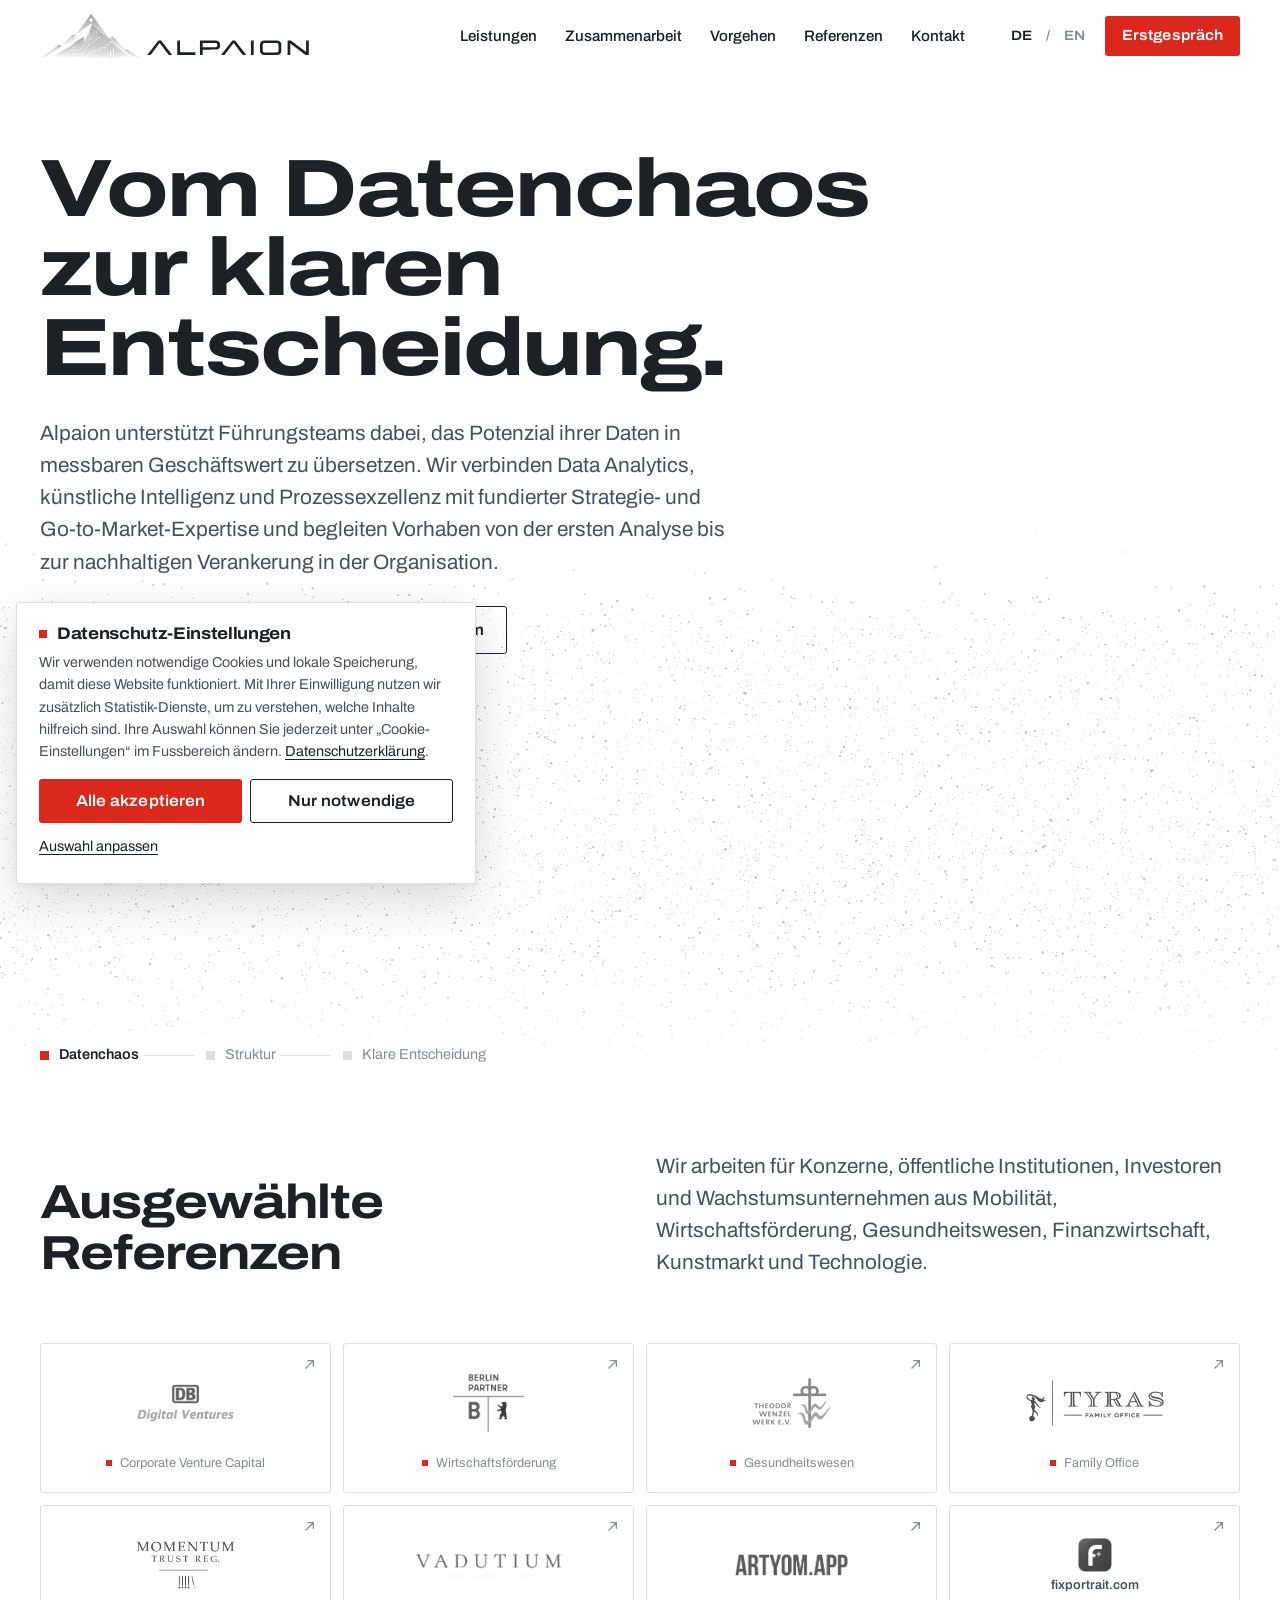
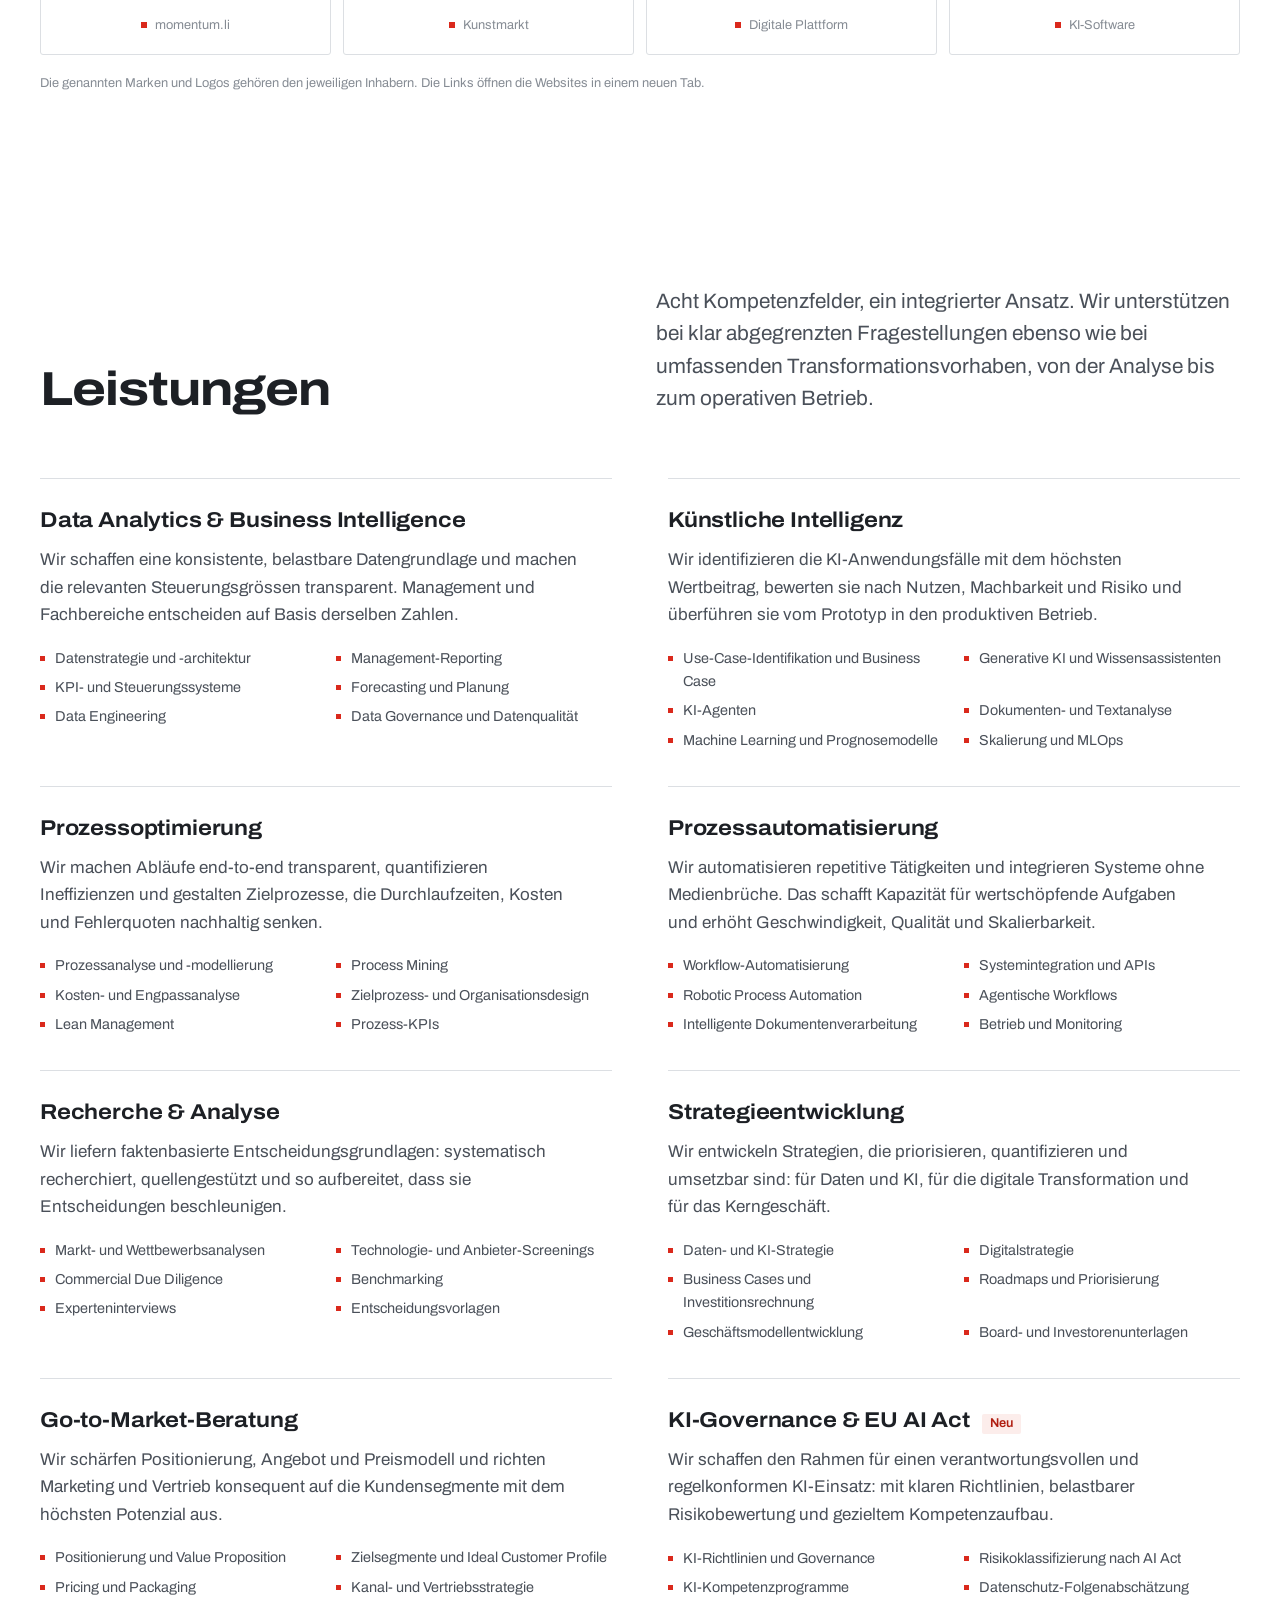
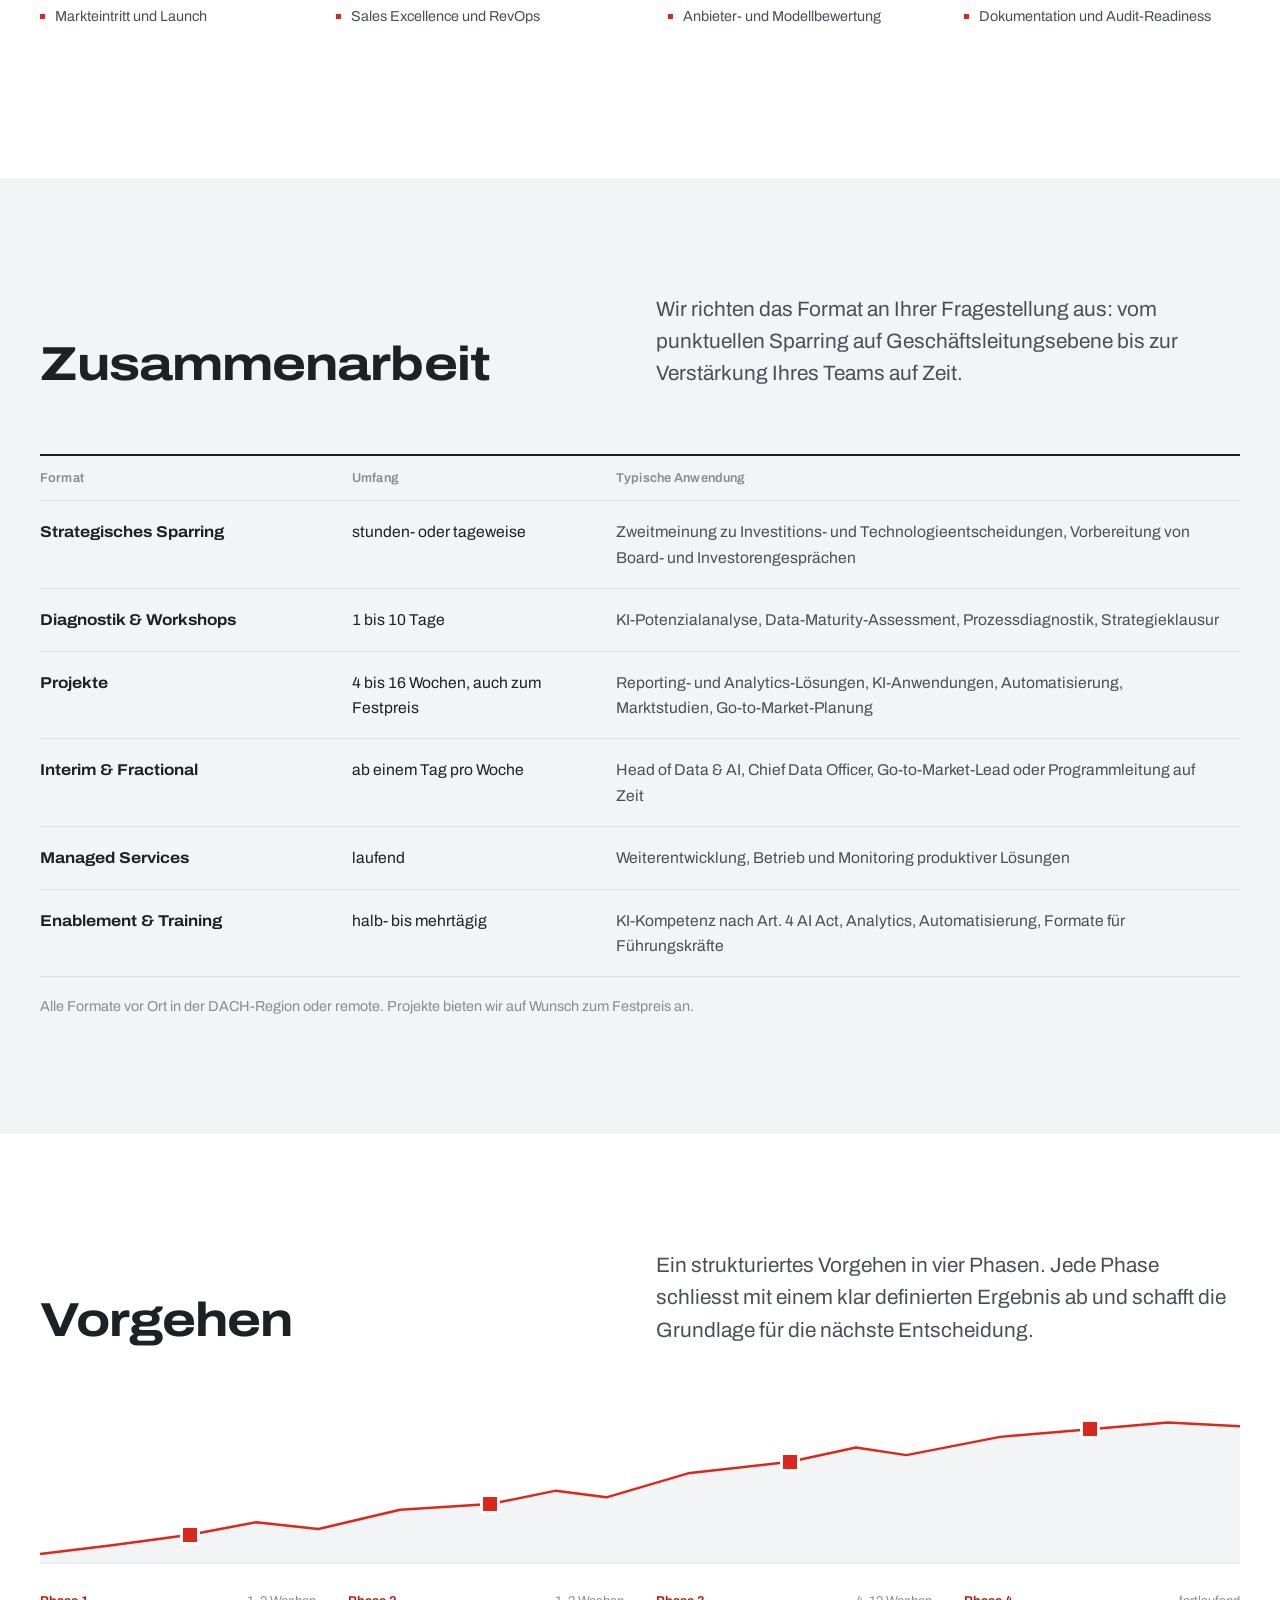
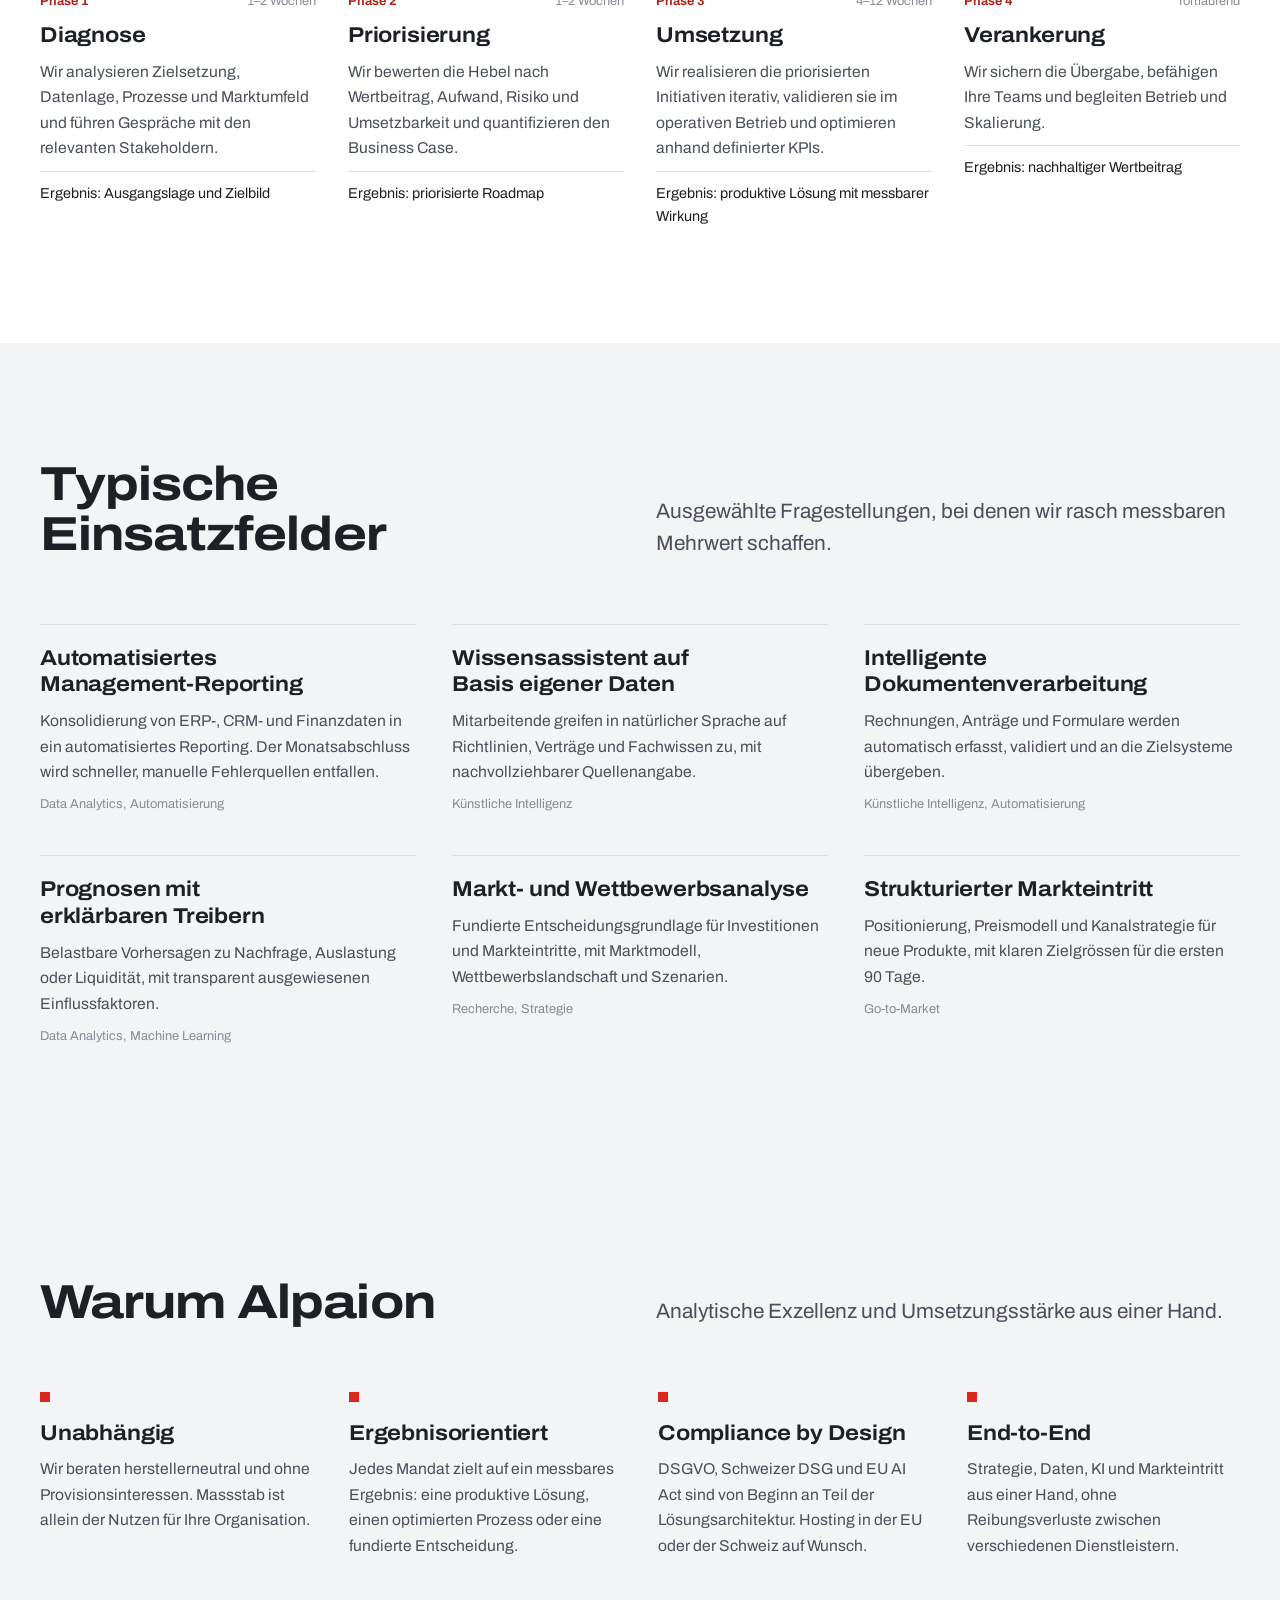
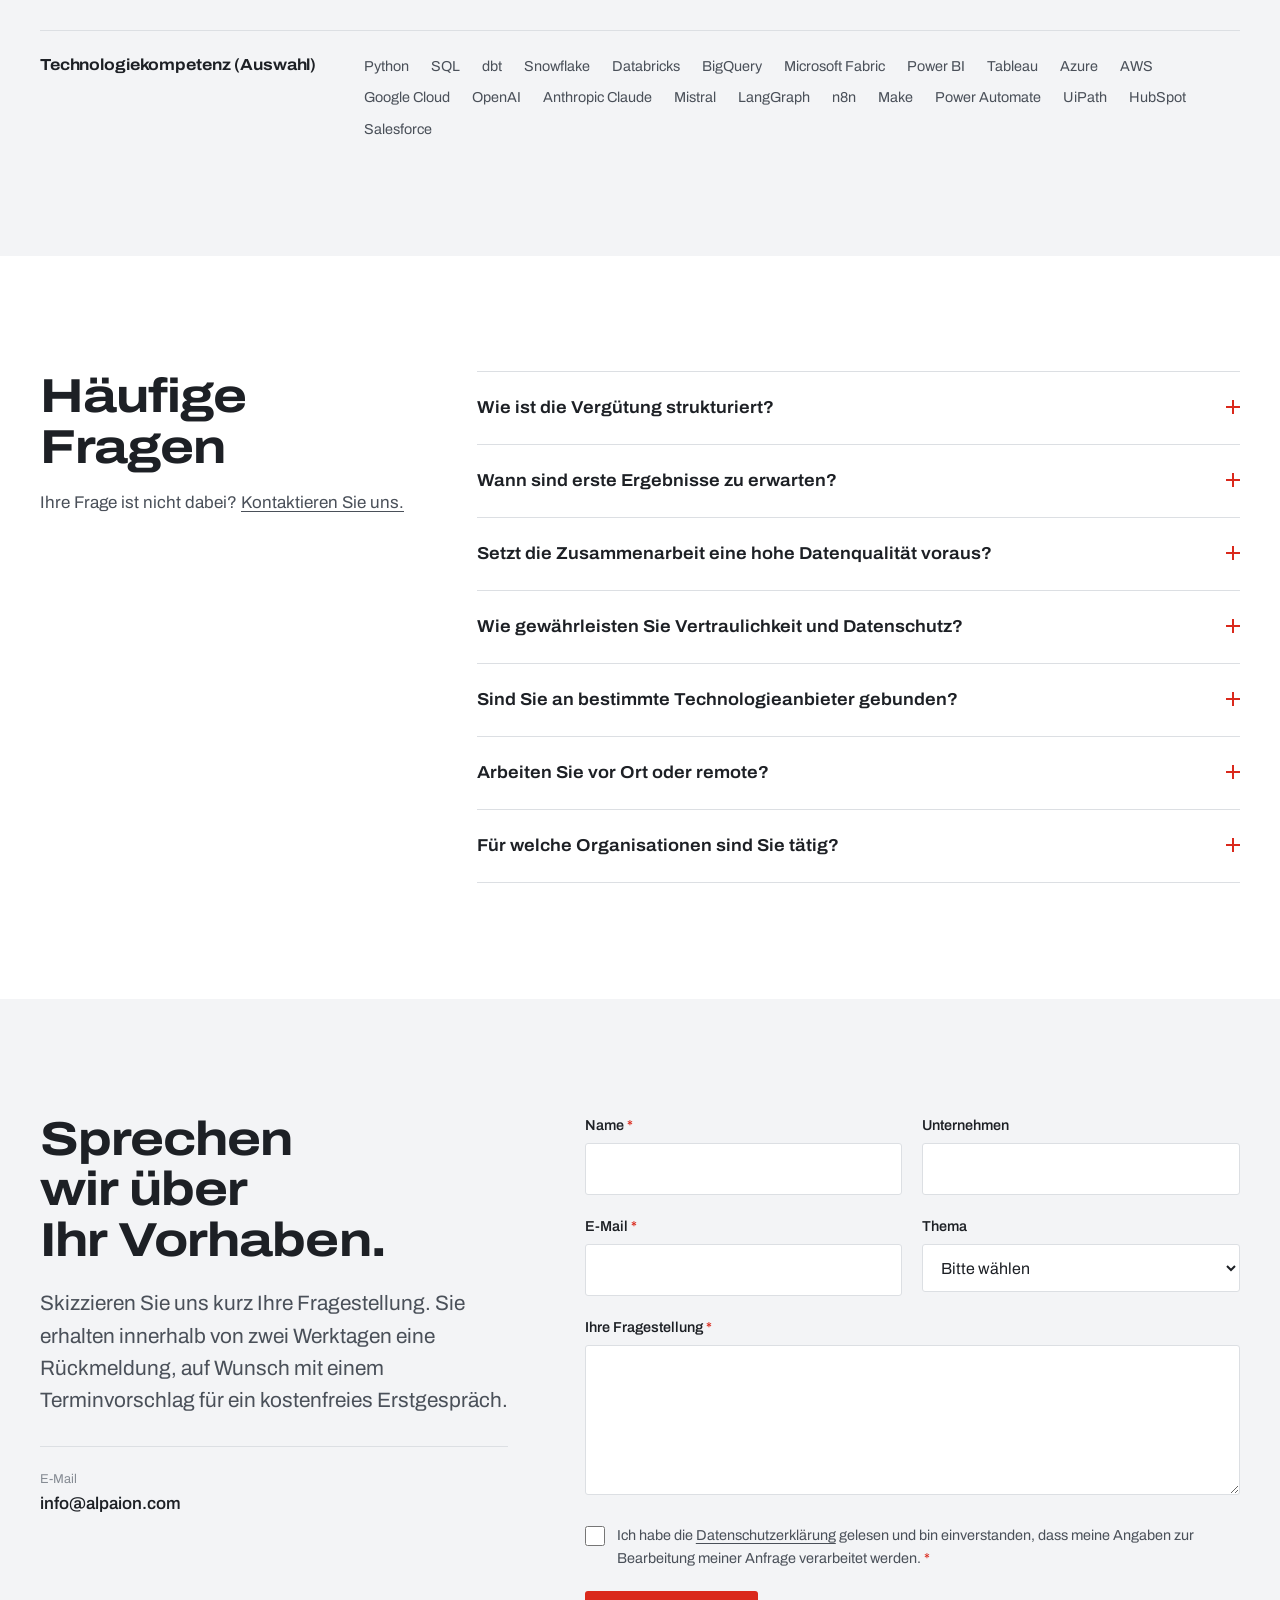
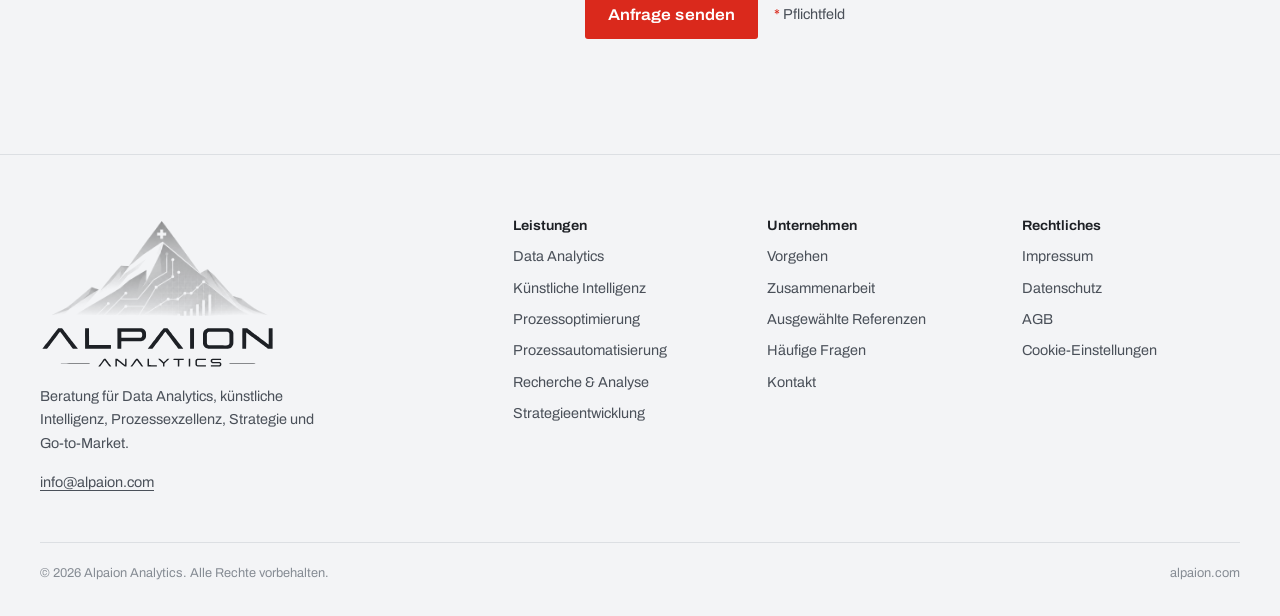
<file: index.html>
<!doctype html>
<html lang="de" data-privacy="datenschutz.html">
<head>
<meta charset="utf-8">
<title>Alpaion Analytics – Beratung für Data Analytics, KI und Strategie</title>
<meta name="viewport" content="width=device-width, initial-scale=1, viewport-fit=cover">
<meta name="claude:viewport-fit-sides" content="cover">
<meta name="description" content="Alpaion unterstützt Führungsteams dabei, das Potenzial ihrer Daten in messbaren Geschäftswert zu übersetzen: mit Data Analytics, künstlicher Intelligenz, Prozessexzellenz, Strategie und Go-to-Market.">
<link rel="canonical" href="https://alpaion.com/">
<link rel="alternate" hreflang="de" href="https://alpaion.com/">
<link rel="alternate" hreflang="en" href="https://alpaion.com/en/">
<link rel="alternate" hreflang="x-default" href="https://alpaion.com/">
<meta property="og:type" content="website">
<meta property="og:site_name" content="Alpaion Analytics">
<meta property="og:title" content="Alpaion Analytics – Beratung für Data Analytics, KI und Strategie">
<meta property="og:description" content="Alpaion unterstützt Führungsteams dabei, das Potenzial ihrer Daten in messbaren Geschäftswert zu übersetzen: mit Data Analytics, künstlicher Intelligenz, Prozessexzellenz, Strategie und Go-to-Market.">
<meta property="og:url" content="https://alpaion.com/">
<meta property="og:locale" content="de_DE">
<meta property="og:image" content="https://alpaion.com/assets/img/og-image.png">
<meta property="og:image:width" content="1200">
<meta property="og:image:height" content="630">
<meta name="twitter:card" content="summary_large_image">
<meta name="theme-color" content="#FFFFFF">
<meta name="format-detection" content="telephone=no">
<link rel="icon" href="favicon.ico" sizes="48x48">
<link rel="icon" href="assets/img/favicon-32.png" type="image/png" sizes="32x32">
<link rel="apple-touch-icon" href="assets/img/apple-touch-icon.png">
<link rel="manifest" href="site.webmanifest">
<link rel="preload" href="assets/fonts/archivo-latin.woff2" as="font" type="font/woff2" crossorigin>
<link rel="stylesheet" href="assets/css/site.css?v=20261119">
<script src="assets/js/config.js?v=20261119" defer></script>
<script src="assets/js/consent.js?v=20261119" defer></script>
<script src="assets/js/site.js?v=20261119" defer></script>
<script type="module" src="assets/js/hero.js?v=20261119"></script>
</head>
<body>
<a class="skip-link" href="#main">Zum Inhalt springen</a>
<header class="site-header">
  <div class="wrap header-inner">
    <a class="brand" href="#main" aria-label="Alpaion Startseite">
      <img src="assets/img/logo.svg" alt="Alpaion Analytics" width="269" height="44">
    </a>
    <nav class="nav" id="site-nav" aria-label="Hauptnavigation">
      <a href="#leistungen">Leistungen</a>
      <a href="#zusammenarbeit">Zusammenarbeit</a>
      <a href="#vorgehen">Vorgehen</a>
      <a href="#referenzen">Referenzen</a>
      <a href="#kontakt">Kontakt</a>
      <a class="btn btn--primary nav-cta" href="#kontakt" data-booking>Erstgespräch</a>
    </nav>
    <div class="header-actions">
      <div class="lang" role="group" aria-label="Sprache"><span aria-current="true">DE</span><span aria-hidden="true">/</span><a href="en/index.html" hreflang="en" lang="en">EN</a></div>
      <a class="btn btn--primary btn--sm" href="#kontakt" data-booking>Erstgespräch</a>
      <button class="nav-toggle" type="button" aria-controls="site-nav" aria-expanded="false" aria-label="Menü"><svg viewBox="0 0 24 24" fill="none" stroke="currentColor" stroke-width="1.8" aria-hidden="true"><path d="M3 7h18M3 12h18M3 17h18"/></svg></button>
    </div>
  </div>
</header>
<main id="main">
  <section class="hero" aria-labelledby="hero-title">
    <div class="wrap hero-copy">
      <h1 id="hero-title">Vom Datenchaos zur klaren Entscheidung.</h1>
      <p class="hero-sub">Alpaion unterstützt Führungsteams dabei, das Potenzial ihrer Daten in messbaren Geschäftswert zu übersetzen. Wir verbinden Data Analytics, künstliche Intelligenz und Prozessexzellenz mit fundierter Strategie- und Go-to-Market-Expertise und begleiten Vorhaben von der ersten Analyse bis zur nachhaltigen Verankerung in der Organisation.</p>
      <div class="hero-ctas">
        <a class="btn btn--primary" href="#kontakt" data-booking>Erstgespräch vereinbaren</a>
        <a class="btn btn--ghost" href="#leistungen">Leistungsspektrum</a>
      </div>
    </div>
    <div class="hero-stage" data-hero-stage>
      <div class="hero-canvas"><canvas role="img" aria-label="Animierte Visualisierung"></canvas></div>
    </div>
  </section>

  <section class="section section--tight" id="referenzen" aria-labelledby="referenzen-h">
    <div class="wrap">
      <div class="section-head">
        <h2 id="referenzen-h">Ausgewählte Referenzen</h2>
        <p>Wir arbeiten für Konzerne, öffentliche Institutionen, Investoren und Wachstumsunternehmen aus Mobilität, Wirtschaftsförderung, Gesundheitswesen, Finanzwirtschaft, Kunstmarkt und Technologie.</p>
      </div>
      <ul class="refs">
        <li>
          <a class="ref" href="https://www.deutschebahn.com/" target="_blank" rel="noopener" aria-label="DB Digital Ventures: Website öffnen">
            <span class="ref-logo"><img src="assets/img/clients/db-digital-ventures.png" alt="DB Digital Ventures" width="175" height="71" loading="lazy" decoding="async" style="--h:40px"></span>
            <span class="ref-sector"><span class="dot" aria-hidden="true"></span>Corporate Venture Capital</span>
            <svg class="ref-ext" viewBox="0 0 16 16" aria-hidden="true"><path d="M6 3h7v7M13 3 4 12" fill="none" stroke="currentColor" stroke-width="1.5"/></svg>
          </a>
        </li>
        <li>
          <a class="ref" href="https://www.berlin-partner.de/" target="_blank" rel="noopener" aria-label="Berlin Partner: Website öffnen">
            <span class="ref-logo"><img src="assets/img/clients/berlin-partner.png" alt="Berlin Partner" width="176" height="144" loading="lazy" decoding="async" style="--h:60px"></span>
            <span class="ref-sector"><span class="dot" aria-hidden="true"></span>Wirtschaftsförderung</span>
            <svg class="ref-ext" viewBox="0 0 16 16" aria-hidden="true"><path d="M6 3h7v7M13 3 4 12" fill="none" stroke="currentColor" stroke-width="1.5"/></svg>
          </a>
        </li>
        <li>
          <a class="ref" href="https://www.tww-berlin.de/" target="_blank" rel="noopener" aria-label="Theodor-Wenzel-Werk e.V.: Website öffnen">
            <span class="ref-logo"><img src="assets/img/clients/theodor-wenzel-werk.png" alt="Theodor-Wenzel-Werk e.V." width="159" height="103" loading="lazy" decoding="async" style="--h:52px"></span>
            <span class="ref-sector"><span class="dot" aria-hidden="true"></span>Gesundheitswesen</span>
            <svg class="ref-ext" viewBox="0 0 16 16" aria-hidden="true"><path d="M6 3h7v7M13 3 4 12" fill="none" stroke="currentColor" stroke-width="1.5"/></svg>
          </a>
        </li>
        <li>
          <a class="ref" href="https://tyrascapital.com/" target="_blank" rel="noopener" aria-label="TYRAS Family Office: Website öffnen">
            <span class="ref-logo"><img src="assets/img/clients/tyras-capital.png" alt="TYRAS Family Office" width="480" height="160" loading="lazy" decoding="async" style="--h:46px"></span>
            <span class="ref-sector"><span class="dot" aria-hidden="true"></span>Family Office</span>
            <svg class="ref-ext" viewBox="0 0 16 16" aria-hidden="true"><path d="M6 3h7v7M13 3 4 12" fill="none" stroke="currentColor" stroke-width="1.5"/></svg>
          </a>
        </li>
        <li>
          <a class="ref" href="https://momentum.li/" target="_blank" rel="noopener" aria-label="Momentum Trust reg.: Website öffnen">
            <span class="ref-logo"><img src="assets/img/clients/momentum.png" alt="Momentum Trust reg." width="329" height="160" loading="lazy" decoding="async" style="--h:48px"></span>
            <span class="ref-sector"><span class="dot" aria-hidden="true"></span>momentum.li</span>
            <svg class="ref-ext" viewBox="0 0 16 16" aria-hidden="true"><path d="M6 3h7v7M13 3 4 12" fill="none" stroke="currentColor" stroke-width="1.5"/></svg>
          </a>
        </li>
        <li>
          <a class="ref" href="https://vadutium.li/" target="_blank" rel="noopener" aria-label="Vadutium: Website öffnen">
            <span class="ref-logo"><img src="assets/img/clients/vadutium.png" alt="Vadutium" width="183" height="32" loading="lazy" decoding="async" style="--h:26px"></span>
            <span class="ref-sector"><span class="dot" aria-hidden="true"></span>Kunstmarkt</span>
            <svg class="ref-ext" viewBox="0 0 16 16" aria-hidden="true"><path d="M6 3h7v7M13 3 4 12" fill="none" stroke="currentColor" stroke-width="1.5"/></svg>
          </a>
        </li>
        <li>
          <a class="ref" href="https://artyom.app/" target="_blank" rel="noopener" aria-label="artyom.app: Website öffnen">
            <span class="ref-logo"><img src="assets/img/clients/artyom.png" alt="artyom.app" width="502" height="98" loading="lazy" decoding="async" style="--h:22px"></span>
            <span class="ref-sector"><span class="dot" aria-hidden="true"></span>Digitale Plattform</span>
            <svg class="ref-ext" viewBox="0 0 16 16" aria-hidden="true"><path d="M6 3h7v7M13 3 4 12" fill="none" stroke="currentColor" stroke-width="1.5"/></svg>
          </a>
        </li>
        <li>
          <a class="ref" href="https://fixportrait.com/" target="_blank" rel="noopener" aria-label="fixportrait.com: Website öffnen">
            <span class="ref-logo ref-logo--icon"><img src="assets/img/clients/fixportrait.png" alt="fixportrait.com" width="160" height="160" loading="lazy" decoding="async" style="--h:34px"><span class="ref-name">fixportrait<wbr>.com</span></span>
            <span class="ref-sector"><span class="dot" aria-hidden="true"></span>KI-Software</span>
            <svg class="ref-ext" viewBox="0 0 16 16" aria-hidden="true"><path d="M6 3h7v7M13 3 4 12" fill="none" stroke="currentColor" stroke-width="1.5"/></svg>
          </a>
        </li>

      </ul>
      <p class="refs-note">Die genannten Marken und Logos gehören den jeweiligen Inhabern. Die Links öffnen die Websites in einem neuen Tab.</p>
    </div>
  </section>

  <section class="section" id="leistungen" aria-labelledby="leistungen-h">
    <div class="wrap">
      <div class="section-head">
        <h2 id="leistungen-h">Leistungen</h2>
        <p>Acht Kompetenzfelder, ein integrierter Ansatz. Wir unterstützen bei klar abgegrenzten Fragestellungen ebenso wie bei umfassenden Transformationsvorhaben, von der Analyse bis zum operativen Betrieb.</p>
      </div>
      <ul class="services">
        <li class="service">
          <h3>Data Analytics &amp; Business Intelligence</h3>
          <p>Wir schaffen eine konsistente, belastbare Datengrundlage und machen die relevanten Steuerungsgrössen transparent. Management und Fachbereiche entscheiden auf Basis derselben Zahlen.</p>
          <ul class="deliverables"><li>Datenstrategie und -architektur</li><li>Management-Reporting</li><li>KPI- und Steuerungssysteme</li><li>Forecasting und Planung</li><li>Data Engineering</li><li>Data Governance und Datenqualität</li></ul>
        </li>
        <li class="service">
          <h3>Künstliche Intelligenz</h3>
          <p>Wir identifizieren die KI-Anwendungsfälle mit dem höchsten Wertbeitrag, bewerten sie nach Nutzen, Machbarkeit und Risiko und überführen sie vom Prototyp in den produktiven Betrieb.</p>
          <ul class="deliverables"><li>Use-Case-Identifikation und Business Case</li><li>Generative KI und Wissensassistenten</li><li>KI-Agenten</li><li>Dokumenten- und Textanalyse</li><li>Machine Learning und Prognosemodelle</li><li>Skalierung und MLOps</li></ul>
        </li>
        <li class="service">
          <h3>Prozessoptimierung</h3>
          <p>Wir machen Abläufe end-to-end transparent, quantifizieren Ineffizienzen und gestalten Zielprozesse, die Durchlaufzeiten, Kosten und Fehlerquoten nachhaltig senken.</p>
          <ul class="deliverables"><li>Prozessanalyse und -modellierung</li><li>Process Mining</li><li>Kosten- und Engpassanalyse</li><li>Zielprozess- und Organisationsdesign</li><li>Lean Management</li><li>Prozess-KPIs</li></ul>
        </li>
        <li class="service">
          <h3>Prozessautomatisierung</h3>
          <p>Wir automatisieren repetitive Tätigkeiten und integrieren Systeme ohne Medienbrüche. Das schafft Kapazität für wertschöpfende Aufgaben und erhöht Geschwindigkeit, Qualität und Skalierbarkeit.</p>
          <ul class="deliverables"><li>Workflow-Automatisierung</li><li>Systemintegration und APIs</li><li>Robotic Process Automation</li><li>Agentische Workflows</li><li>Intelligente Dokumentenverarbeitung</li><li>Betrieb und Monitoring</li></ul>
        </li>
        <li class="service">
          <h3>Recherche &amp; Analyse</h3>
          <p>Wir liefern faktenbasierte Entscheidungsgrundlagen: systematisch recherchiert, quellengestützt und so aufbereitet, dass sie Entscheidungen beschleunigen.</p>
          <ul class="deliverables"><li>Markt- und Wettbewerbsanalysen</li><li>Technologie- und Anbieter-Screenings</li><li>Commercial Due Diligence</li><li>Benchmarking</li><li>Experteninterviews</li><li>Entscheidungsvorlagen</li></ul>
        </li>
        <li class="service">
          <h3>Strategieentwicklung</h3>
          <p>Wir entwickeln Strategien, die priorisieren, quantifizieren und umsetzbar sind: für Daten und KI, für die digitale Transformation und für das Kerngeschäft.</p>
          <ul class="deliverables"><li>Daten- und KI-Strategie</li><li>Digitalstrategie</li><li>Business Cases und Investitionsrechnung</li><li>Roadmaps und Priorisierung</li><li>Geschäftsmodellentwicklung</li><li>Board- und Investorenunterlagen</li></ul>
        </li>
        <li class="service">
          <h3>Go-to-Market-Beratung</h3>
          <p>Wir schärfen Positionierung, Angebot und Preismodell und richten Marketing und Vertrieb konsequent auf die Kundensegmente mit dem höchsten Potenzial aus.</p>
          <ul class="deliverables"><li>Positionierung und Value Proposition</li><li>Zielsegmente und Ideal Customer Profile</li><li>Pricing und Packaging</li><li>Kanal- und Vertriebsstrategie</li><li>Markteintritt und Launch</li><li>Sales Excellence und RevOps</li></ul>
        </li>
        <li class="service service--new">
          <h3 data-badge="Neu">KI-Governance &amp; EU AI Act</h3>
          <p>Wir schaffen den Rahmen für einen verantwortungsvollen und regelkonformen KI-Einsatz: mit klaren Richtlinien, belastbarer Risikobewertung und gezieltem Kompetenzaufbau.</p>
          <ul class="deliverables"><li>KI-Richtlinien und Governance</li><li>Risikoklassifizierung nach AI Act</li><li>KI-Kompetenzprogramme</li><li>Datenschutz-Folgenabschätzung</li><li>Anbieter- und Modellbewertung</li><li>Dokumentation und Audit-Readiness</li></ul>
        </li>
      </ul>
    </div>
  </section>

  <section class="section section--snow" id="zusammenarbeit" aria-labelledby="zusammenarbeit-h">
    <div class="wrap">
      <div class="section-head">
        <h2 id="zusammenarbeit-h">Zusammenarbeit</h2>
        <p>Wir richten das Format an Ihrer Fragestellung aus: vom punktuellen Sparring auf Geschäftsleitungsebene bis zur Verstärkung Ihres Teams auf Zeit.</p>
      </div>
      <div class="table-wrap">
        <table class="formats">
          <thead><tr><th scope="col">Format</th><th scope="col">Umfang</th><th scope="col">Typische Anwendung</th></tr></thead>
          <tbody>
          <tr><th scope="row">Strategisches Sparring</th><td data-label="Umfang">stunden- oder tageweise</td><td data-label="Typische Anwendung">Zweitmeinung zu Investitions- und Technologieentscheidungen, Vorbereitung von Board- und Investorengesprächen</td></tr>
          <tr><th scope="row">Diagnostik &amp; Workshops</th><td data-label="Umfang">1 bis 10 Tage</td><td data-label="Typische Anwendung">KI-Potenzialanalyse, Data-Maturity-Assessment, Prozessdiagnostik, Strategieklausur</td></tr>
          <tr><th scope="row">Projekte</th><td data-label="Umfang">4 bis 16 Wochen, auch zum Festpreis</td><td data-label="Typische Anwendung">Reporting- und Analytics-Lösungen, KI-Anwendungen, Automatisierung, Marktstudien, Go-to-Market-Planung</td></tr>
          <tr><th scope="row">Interim &amp; Fractional</th><td data-label="Umfang">ab einem Tag pro Woche</td><td data-label="Typische Anwendung">Head of Data &amp; AI, Chief Data Officer, Go-to-Market-Lead oder Programmleitung auf Zeit</td></tr>
          <tr><th scope="row">Managed Services</th><td data-label="Umfang">laufend</td><td data-label="Typische Anwendung">Weiterentwicklung, Betrieb und Monitoring produktiver Lösungen</td></tr>
          <tr><th scope="row">Enablement &amp; Training</th><td data-label="Umfang">halb- bis mehrtägig</td><td data-label="Typische Anwendung">KI-Kompetenz nach Art. 4 AI Act, Analytics, Automatisierung, Formate für Führungskräfte</td></tr>
          </tbody>
        </table>
      </div>
      <p class="formats-note">Alle Formate vor Ort in der DACH-Region oder remote. Projekte bieten wir auf Wunsch zum Festpreis an.</p>
    </div>
  </section>

  <section class="section" id="vorgehen" aria-labelledby="vorgehen-h">
    <div class="wrap">
      <div class="section-head">
        <h2 id="vorgehen-h">Vorgehen</h2>
        <p>Ein strukturiertes Vorgehen in vier Phasen. Jede Phase schliesst mit einem klar definierten Ergebnis ab und schafft die Grundlage für die nächste Entscheidung.</p>
      </div>
      <div class="route" role="img" aria-label="Verlauf der vier Phasen">
        <svg viewBox="0 0 1000 160" preserveAspectRatio="none" aria-hidden="true">
          <path class="area" d="M0,160 L0,150 L60,141 L125,130 L180,117 L232,124 L300,104 L375,98 L430,84 L472,91 L540,66 L625,54 L680,39 L722,47 L800,28 L875,20 L940,13 L1000,17 L1000,160 Z"/>
          <line class="ground" x1="0" y1="159.5" x2="1000" y2="159.5"/>
          <polyline class="path" points="0,150 60,141 125,130 180,117 232,124 300,104 375,98 430,84 472,91 540,66 625,54 680,39 722,47 800,28 875,20 940,13 1000,17"/>
        </svg>
        <span class="wp" style="left:12.5%;top:81.25%"></span><span class="wp" style="left:37.5%;top:61.25%"></span><span class="wp" style="left:62.5%;top:33.75%"></span><span class="wp" style="left:87.5%;top:12.50%"></span>
      </div>
      <ol class="steps">
        <li class="step">
          <div class="step-meta"><b>Phase 1</b><span>1–2 Wochen</span></div>
          <h3>Diagnose</h3>
          <p>Wir analysieren Zielsetzung, Datenlage, Prozesse und Marktumfeld und führen Gespräche mit den relevanten Stakeholdern.</p>
          <p class="result">Ergebnis: Ausgangslage und Zielbild</p>
        </li>
        <li class="step">
          <div class="step-meta"><b>Phase 2</b><span>1–2 Wochen</span></div>
          <h3>Priorisierung</h3>
          <p>Wir bewerten die Hebel nach Wertbeitrag, Aufwand, Risiko und Umsetzbarkeit und quantifizieren den Business Case.</p>
          <p class="result">Ergebnis: priorisierte Roadmap</p>
        </li>
        <li class="step">
          <div class="step-meta"><b>Phase 3</b><span>4–12 Wochen</span></div>
          <h3>Umsetzung</h3>
          <p>Wir realisieren die priorisierten Initiativen iterativ, validieren sie im operativen Betrieb und optimieren anhand definierter KPIs.</p>
          <p class="result">Ergebnis: produktive Lösung mit messbarer Wirkung</p>
        </li>
        <li class="step">
          <div class="step-meta"><b>Phase 4</b><span>fortlaufend</span></div>
          <h3>Verankerung</h3>
          <p>Wir sichern die Übergabe, befähigen Ihre Teams und begleiten Betrieb und Skalierung.</p>
          <p class="result">Ergebnis: nachhaltiger Wertbeitrag</p>
        </li>
      </ol>
    </div>
  </section>

  <section class="section section--snow" id="einsatzfelder" aria-labelledby="einsatzfelder-h">
    <div class="wrap">
      <div class="section-head">
        <h2 id="einsatzfelder-h">Typische Einsatzfelder</h2>
        <p>Ausgewählte Fragestellungen, bei denen wir rasch messbaren Mehrwert schaffen.</p>
      </div>
      <ul class="cases">
        <li class="case">
          <h3>Automatisiertes Management-Reporting</h3>
          <p>Konsolidierung von ERP-, CRM- und Finanzdaten in ein automatisiertes Reporting. Der Monatsabschluss wird schneller, manuelle Fehlerquellen entfallen.</p>
          <span class="areas">Data Analytics, Automatisierung</span>
        </li>
        <li class="case">
          <h3>Wissensassistent auf Basis eigener Daten</h3>
          <p>Mitarbeitende greifen in natürlicher Sprache auf Richtlinien, Verträge und Fachwissen zu, mit nachvollziehbarer Quellenangabe.</p>
          <span class="areas">Künstliche Intelligenz</span>
        </li>
        <li class="case">
          <h3>Intelligente Dokumentenverarbeitung</h3>
          <p>Rechnungen, Anträge und Formulare werden automatisch erfasst, validiert und an die Zielsysteme übergeben.</p>
          <span class="areas">Künstliche Intelligenz, Automatisierung</span>
        </li>
        <li class="case">
          <h3>Prognosen mit erklärbaren Treibern</h3>
          <p>Belastbare Vorhersagen zu Nachfrage, Auslastung oder Liquidität, mit transparent ausgewiesenen Einflussfaktoren.</p>
          <span class="areas">Data Analytics, Machine Learning</span>
        </li>
        <li class="case">
          <h3>Markt- und Wettbewerbsanalyse</h3>
          <p>Fundierte Entscheidungsgrundlage für Investitionen und Markteintritte, mit Marktmodell, Wettbewerbslandschaft und Szenarien.</p>
          <span class="areas">Recherche, Strategie</span>
        </li>
        <li class="case">
          <h3>Strukturierter Markteintritt</h3>
          <p>Positionierung, Preismodell und Kanalstrategie für neue Produkte, mit klaren Zielgrössen für die ersten 90 Tage.</p>
          <span class="areas">Go-to-Market</span>
        </li>
      </ul>
    </div>
  </section>

  <section class="section section--snow" id="warum-alpaion" aria-labelledby="warum-alpaion-h">
    <div class="wrap">
      <div class="section-head">
        <h2 id="warum-alpaion-h">Warum Alpaion</h2>
        <p>Analytische Exzellenz und Umsetzungsstärke aus einer Hand.</p>
      </div>
      <ul class="principles">
        <li class="principle"><span class="dot" aria-hidden="true"></span><h3>Unabhängig</h3><p>Wir beraten herstellerneutral und ohne Provisionsinteressen. Massstab ist allein der Nutzen für Ihre Organisation.</p></li>
        <li class="principle"><span class="dot" aria-hidden="true"></span><h3>Ergebnisorientiert</h3><p>Jedes Mandat zielt auf ein messbares Ergebnis: eine produktive Lösung, einen optimierten Prozess oder eine fundierte Entscheidung.</p></li>
        <li class="principle"><span class="dot" aria-hidden="true"></span><h3>Compliance by Design</h3><p>DSGVO, Schweizer DSG und EU AI Act sind von Beginn an Teil der Lösungsarchitektur. Hosting in der EU oder der Schweiz auf Wunsch.</p></li>
        <li class="principle"><span class="dot" aria-hidden="true"></span><h3>End-to-End</h3><p>Strategie, Daten, KI und Markteintritt aus einer Hand, ohne Reibungsverluste zwischen verschiedenen Dienstleistern.</p></li>
      </ul>
      <div class="stack">
        <h3>Technologiekompetenz (Auswahl)</h3>
        <ul><li>Python</li><li>SQL</li><li>dbt</li><li>Snowflake</li><li>Databricks</li><li>BigQuery</li><li>Microsoft Fabric</li><li>Power BI</li><li>Tableau</li><li>Azure</li><li>AWS</li><li>Google Cloud</li><li>OpenAI</li><li>Anthropic Claude</li><li>Mistral</li><li>LangGraph</li><li>n8n</li><li>Make</li><li>Power Automate</li><li>UiPath</li><li>HubSpot</li><li>Salesforce</li></ul>
      </div>
    </div>
  </section>

  <section class="section" id="faq" aria-labelledby="faq-h">
    <div class="wrap faq">
      <div>
        <h2 id="faq-h">Häufige Fragen</h2>
        <p style="margin-top:16px">Ihre Frage ist nicht dabei? <a href="#kontakt">Kontaktieren Sie uns.</a></p>
      </div>
      <div class="faq-list">
          <details><summary>Wie ist die Vergütung strukturiert?</summary><p>Strategisches Sparring und Advisory rechnen wir nach Aufwand ab. Projekte bieten wir nach einem kurzen Scoping in der Regel zum Festpreis an. Das Erstgespräch ist kostenfrei und unverbindlich.</p></details>
          <details><summary>Wann sind erste Ergebnisse zu erwarten?</summary><p>Erste Analysen und Prototypen liegen typischerweise nach zwei bis vier Wochen vor. Jede Phase ist so angelegt, dass sie für sich genommen einen Mehrwert liefert.</p></details>
          <details><summary>Setzt die Zusammenarbeit eine hohe Datenqualität voraus?</summary><p>Nein. Die meisten Vorhaben starten mit unvollständigen oder heterogenen Daten. Wir bewerten, welche Datenbasis für welchen Zweck ausreicht, und verbessern die Datenqualität gezielt dort, wo sie den grössten Effekt hat.</p></details>
          <details><summary>Wie gewährleisten Sie Vertraulichkeit und Datenschutz?</summary><p>Wir arbeiten auf Basis von Vertraulichkeitsvereinbarungen und Auftragsverarbeitungsverträgen, auf Wunsch ausschliesslich in Ihrer Infrastruktur oder mit Hosting in der EU bzw. der Schweiz. KI-Modelle setzen wir so ein, dass Ihre Daten nicht für das Training verwendet werden.</p></details>
          <details><summary>Sind Sie an bestimmte Technologieanbieter gebunden?</summary><p>Nein. Wir beraten herstellerneutral und bauen, wo sinnvoll, auf Ihrer bestehenden Systemlandschaft auf.</p></details>
          <details><summary>Arbeiten Sie vor Ort oder remote?</summary><p>Beides. Diagnostik, Workshops und Prozessaufnahmen führen wir bevorzugt vor Ort in der DACH-Region durch, die laufende Projektarbeit überwiegend remote.</p></details>
          <details><summary>Für welche Organisationen sind Sie tätig?</summary><p>Für Start-ups und Scale-ups, mittelständische Unternehmen, Family Offices und Investmentgesellschaften, Gesundheitseinrichtungen sowie öffentliche Institutionen.</p></details>
      </div>
    </div>
  </section>

  <section class="section section--snow" id="kontakt" aria-labelledby="kontakt-h">
    <div class="wrap contact">
      <div class="contact-intro">
        <h2 id="kontakt-h">Sprechen wir über Ihr Vorhaben.</h2>
        <p class="lead">Skizzieren Sie uns kurz Ihre Fragestellung. Sie erhalten innerhalb von zwei Werktagen eine Rückmeldung, auf Wunsch mit einem Terminvorschlag für ein kostenfreies Erstgespräch.</p>
        <dl class="direct">
          <div><dt>E-Mail</dt><dd><a href="mailto:info@alpaion.com" data-email>info@alpaion.com</a></dd></div>
          <div data-booking-row hidden><dt>Termin</dt><dd><a href="#kontakt-form" data-booking>Erstgespräch online buchen</a></dd></div>
        </dl>
      </div>
      <form class="form" id="kontakt-form" data-contact-form novalidate>
        <div>
          <label for="cf-name">Name <span class="req" aria-hidden="true">*</span></label>
          <input type="text" id="cf-name" name="name" autocomplete="name" required>
        </div>
        <div>
          <label for="cf-company">Unternehmen</label>
          <input type="text" id="cf-company" name="company" autocomplete="organization">
        </div>
        <div>
          <label for="cf-email">E-Mail <span class="req" aria-hidden="true">*</span></label>
          <input type="email" id="cf-email" name="email" autocomplete="email" required>
        </div>
        <div>
          <label for="cf-topic">Thema</label>
          <select id="cf-topic" name="topic"><option value="">Bitte wählen</option><option>Data Analytics &amp; BI</option><option>Künstliche Intelligenz</option><option>Prozessoptimierung &amp; Automatisierung</option><option>Recherche &amp; Analyse</option><option>Strategieentwicklung</option><option>Go-to-Market</option><option>KI-Governance &amp; EU AI Act</option><option>Sonstiges</option></select>
        </div>
        <div class="full">
          <label for="cf-message">Ihre Fragestellung <span class="req" aria-hidden="true">*</span></label>
          <textarea id="cf-message" name="message" required></textarea>
        </div>
        <div class="hp" aria-hidden="true">
          <label for="cf-website">Bitte leer lassen</label>
          <input type="text" id="cf-website" name="website" tabindex="-1" autocomplete="off">
        </div>
        <div class="full check">
          <input type="checkbox" id="cf-consent" name="consent" value="yes" required>
          <label for="cf-consent">Ich habe die <a href="datenschutz.html">Datenschutzerklärung</a> gelesen und bin einverstanden, dass meine Angaben zur Bearbeitung meiner Anfrage verarbeitet werden. <span class="req" aria-hidden="true">*</span></label>
        </div>
        <div class="full form-actions">
          <button class="btn btn--primary" type="submit">Anfrage senden</button>
          <span class="form-status" role="status" aria-live="polite"><span class="req">*</span> Pflichtfeld</span>
        </div>
      </form>
    </div>
  </section>
</main>
<footer class="site-footer">
  <div class="wrap">
    <div class="footer-grid">
      <div class="footer-brand">
        <img src="assets/img/logo-full.svg" alt="Alpaion Analytics" width="236" height="150">
        <p>Beratung für Data Analytics, künstliche Intelligenz, Prozessexzellenz, Strategie und Go-to-Market.</p>
        <p><a href="mailto:info@alpaion.com" data-email>info@alpaion.com</a></p>
      </div>
      <div class="footer-col">
        <h2>Leistungen</h2>
        <ul><li><a href="#leistungen">Data Analytics</a></li><li><a href="#leistungen">Künstliche Intelligenz</a></li><li><a href="#leistungen">Prozessoptimierung</a></li><li><a href="#leistungen">Prozessautomatisierung</a></li><li><a href="#leistungen">Recherche &amp; Analyse</a></li><li><a href="#leistungen">Strategieentwicklung</a></li></ul>
      </div>
      <div class="footer-col">
        <h2>Unternehmen</h2>
        <ul><li><a href="#vorgehen">Vorgehen</a></li><li><a href="#zusammenarbeit">Zusammenarbeit</a></li><li><a href="#referenzen">Ausgewählte Referenzen</a></li><li><a href="#faq">Häufige Fragen</a></li><li><a href="#kontakt">Kontakt</a></li></ul>
      </div>
      <div class="footer-col">
        <h2>Rechtliches</h2>
        <ul>
          <li><a href="impressum.html">Impressum</a></li>
          <li><a href="datenschutz.html">Datenschutz</a></li>
          <li><a href="agb.html">AGB</a></li>
          <li><button type="button" class="linkbtn" data-cc-open>Cookie-Einstellungen</button></li>
        </ul>
      </div>
    </div>
    <div class="footer-bottom">
      <span>© <span data-year>2026</span> Alpaion Analytics. Alle Rechte vorbehalten.</span>
      <span>alpaion.com</span>
    </div>
  </div>
</footer>
<script type="application/ld+json">{"@context": "https://schema.org", "@type": "ProfessionalService", "@id": "https://alpaion.com/#organization", "name": "Alpaion Analytics", "alternateName": "Alpaion", "url": "https://alpaion.com/", "logo": "https://alpaion.com/assets/img/logo-full.png", "image": "https://alpaion.com/assets/img/og-image.png", "email": "info@alpaion.com", "description": "Alpaion unterstützt Führungsteams dabei, das Potenzial ihrer Daten in messbaren Geschäftswert zu übersetzen: mit Data Analytics, künstlicher Intelligenz, Prozessexzellenz, Strategie und Go-to-Market.", "areaServed": ["DE", "AT", "CH", "LI"], "knowsLanguage": ["de", "en"], "knowsAbout": ["Data Analytics & Business Intelligence", "Künstliche Intelligenz", "Prozessoptimierung", "Prozessautomatisierung", "Recherche & Analyse", "Strategieentwicklung", "Go-to-Market-Beratung", "KI-Governance & EU AI Act"], "hasOfferCatalog": {"@type": "OfferCatalog", "name": "Leistungen", "itemListElement": [{"@type": "Offer", "itemOffered": {"@type": "Service", "name": "Data Analytics & Business Intelligence", "description": "Wir schaffen eine konsistente, belastbare Datengrundlage und machen die relevanten Steuerungsgrössen transparent. Management und Fachbereiche entscheiden auf Basis derselben Zahlen."}}, {"@type": "Offer", "itemOffered": {"@type": "Service", "name": "Künstliche Intelligenz", "description": "Wir identifizieren die KI-Anwendungsfälle mit dem höchsten Wertbeitrag, bewerten sie nach Nutzen, Machbarkeit und Risiko und überführen sie vom Prototyp in den produktiven Betrieb."}}, {"@type": "Offer", "itemOffered": {"@type": "Service", "name": "Prozessoptimierung", "description": "Wir machen Abläufe end-to-end transparent, quantifizieren Ineffizienzen und gestalten Zielprozesse, die Durchlaufzeiten, Kosten und Fehlerquoten nachhaltig senken."}}, {"@type": "Offer", "itemOffered": {"@type": "Service", "name": "Prozessautomatisierung", "description": "Wir automatisieren repetitive Tätigkeiten und integrieren Systeme ohne Medienbrüche. Das schafft Kapazität für wertschöpfende Aufgaben und erhöht Geschwindigkeit, Qualität und Skalierbarkeit."}}, {"@type": "Offer", "itemOffered": {"@type": "Service", "name": "Recherche & Analyse", "description": "Wir liefern faktenbasierte Entscheidungsgrundlagen: systematisch recherchiert, quellengestützt und so aufbereitet, dass sie Entscheidungen beschleunigen."}}, {"@type": "Offer", "itemOffered": {"@type": "Service", "name": "Strategieentwicklung", "description": "Wir entwickeln Strategien, die priorisieren, quantifizieren und umsetzbar sind: für Daten und KI, für die digitale Transformation und für das Kerngeschäft."}}, {"@type": "Offer", "itemOffered": {"@type": "Service", "name": "Go-to-Market-Beratung", "description": "Wir schärfen Positionierung, Angebot und Preismodell und richten Marketing und Vertrieb konsequent auf die Kundensegmente mit dem höchsten Potenzial aus."}}, {"@type": "Offer", "itemOffered": {"@type": "Service", "name": "KI-Governance & EU AI Act", "description": "Wir schaffen den Rahmen für einen verantwortungsvollen und regelkonformen KI-Einsatz: mit klaren Richtlinien, belastbarer Risikobewertung und gezieltem Kompetenzaufbau."}}]}}</script>
<script type="application/ld+json">{"@context": "https://schema.org", "@type": "WebSite", "name": "Alpaion Analytics", "url": "https://alpaion.com/", "inLanguage": ["de", "en"], "publisher": {"@id": "https://alpaion.com/#organization"}}</script>
<script type="application/ld+json">{"@context": "https://schema.org", "@type": "FAQPage", "inLanguage": "de", "mainEntity": [{"@type": "Question", "name": "Wie ist die Vergütung strukturiert?", "acceptedAnswer": {"@type": "Answer", "text": "Strategisches Sparring und Advisory rechnen wir nach Aufwand ab. Projekte bieten wir nach einem kurzen Scoping in der Regel zum Festpreis an. Das Erstgespräch ist kostenfrei und unverbindlich."}}, {"@type": "Question", "name": "Wann sind erste Ergebnisse zu erwarten?", "acceptedAnswer": {"@type": "Answer", "text": "Erste Analysen und Prototypen liegen typischerweise nach zwei bis vier Wochen vor. Jede Phase ist so angelegt, dass sie für sich genommen einen Mehrwert liefert."}}, {"@type": "Question", "name": "Setzt die Zusammenarbeit eine hohe Datenqualität voraus?", "acceptedAnswer": {"@type": "Answer", "text": "Nein. Die meisten Vorhaben starten mit unvollständigen oder heterogenen Daten. Wir bewerten, welche Datenbasis für welchen Zweck ausreicht, und verbessern die Datenqualität gezielt dort, wo sie den grössten Effekt hat."}}, {"@type": "Question", "name": "Wie gewährleisten Sie Vertraulichkeit und Datenschutz?", "acceptedAnswer": {"@type": "Answer", "text": "Wir arbeiten auf Basis von Vertraulichkeitsvereinbarungen und Auftragsverarbeitungsverträgen, auf Wunsch ausschliesslich in Ihrer Infrastruktur oder mit Hosting in der EU bzw. der Schweiz. KI-Modelle setzen wir so ein, dass Ihre Daten nicht für das Training verwendet werden."}}, {"@type": "Question", "name": "Sind Sie an bestimmte Technologieanbieter gebunden?", "acceptedAnswer": {"@type": "Answer", "text": "Nein. Wir beraten herstellerneutral und bauen, wo sinnvoll, auf Ihrer bestehenden Systemlandschaft auf."}}, {"@type": "Question", "name": "Arbeiten Sie vor Ort oder remote?", "acceptedAnswer": {"@type": "Answer", "text": "Beides. Diagnostik, Workshops und Prozessaufnahmen führen wir bevorzugt vor Ort in der DACH-Region durch, die laufende Projektarbeit überwiegend remote."}}, {"@type": "Question", "name": "Für welche Organisationen sind Sie tätig?", "acceptedAnswer": {"@type": "Answer", "text": "Für Start-ups und Scale-ups, mittelständische Unternehmen, Family Offices und Investmentgesellschaften, Gesundheitseinrichtungen sowie öffentliche Institutionen."}}]}</script>
</body>
</html>
</file>
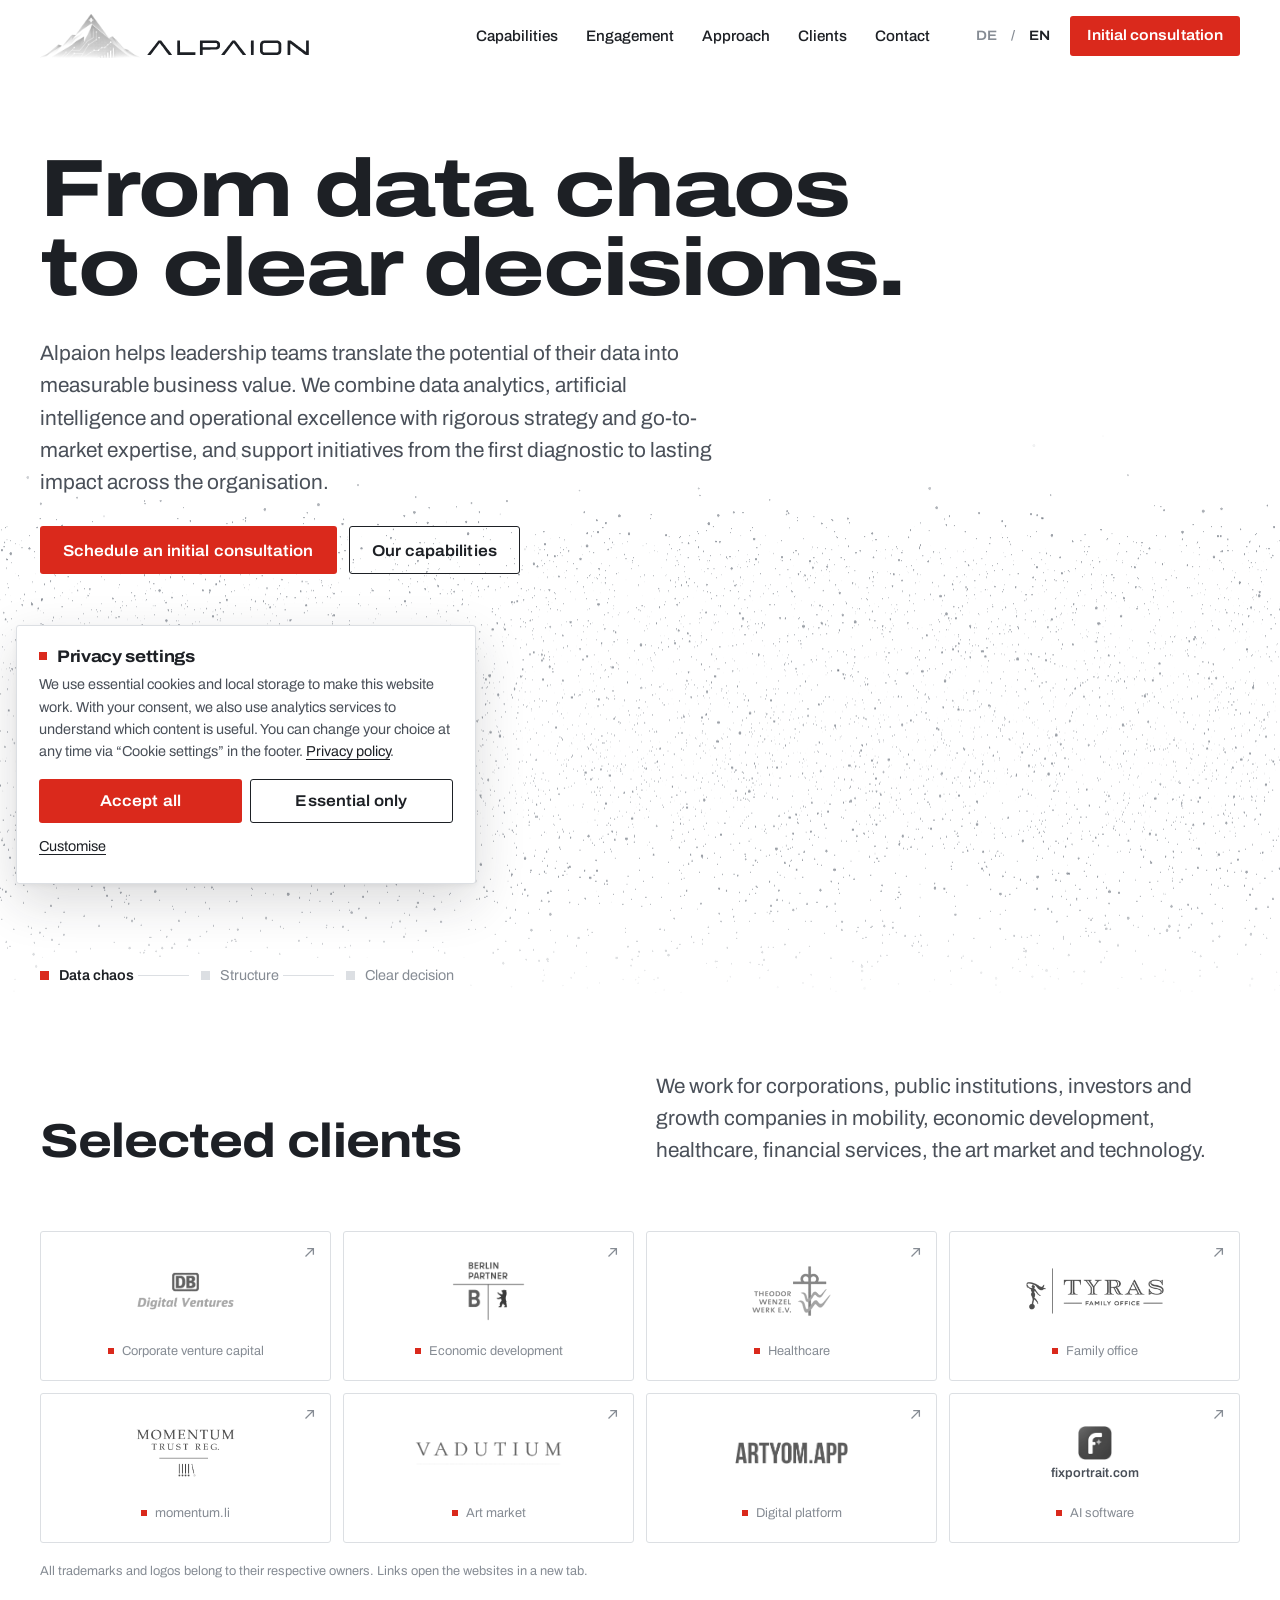
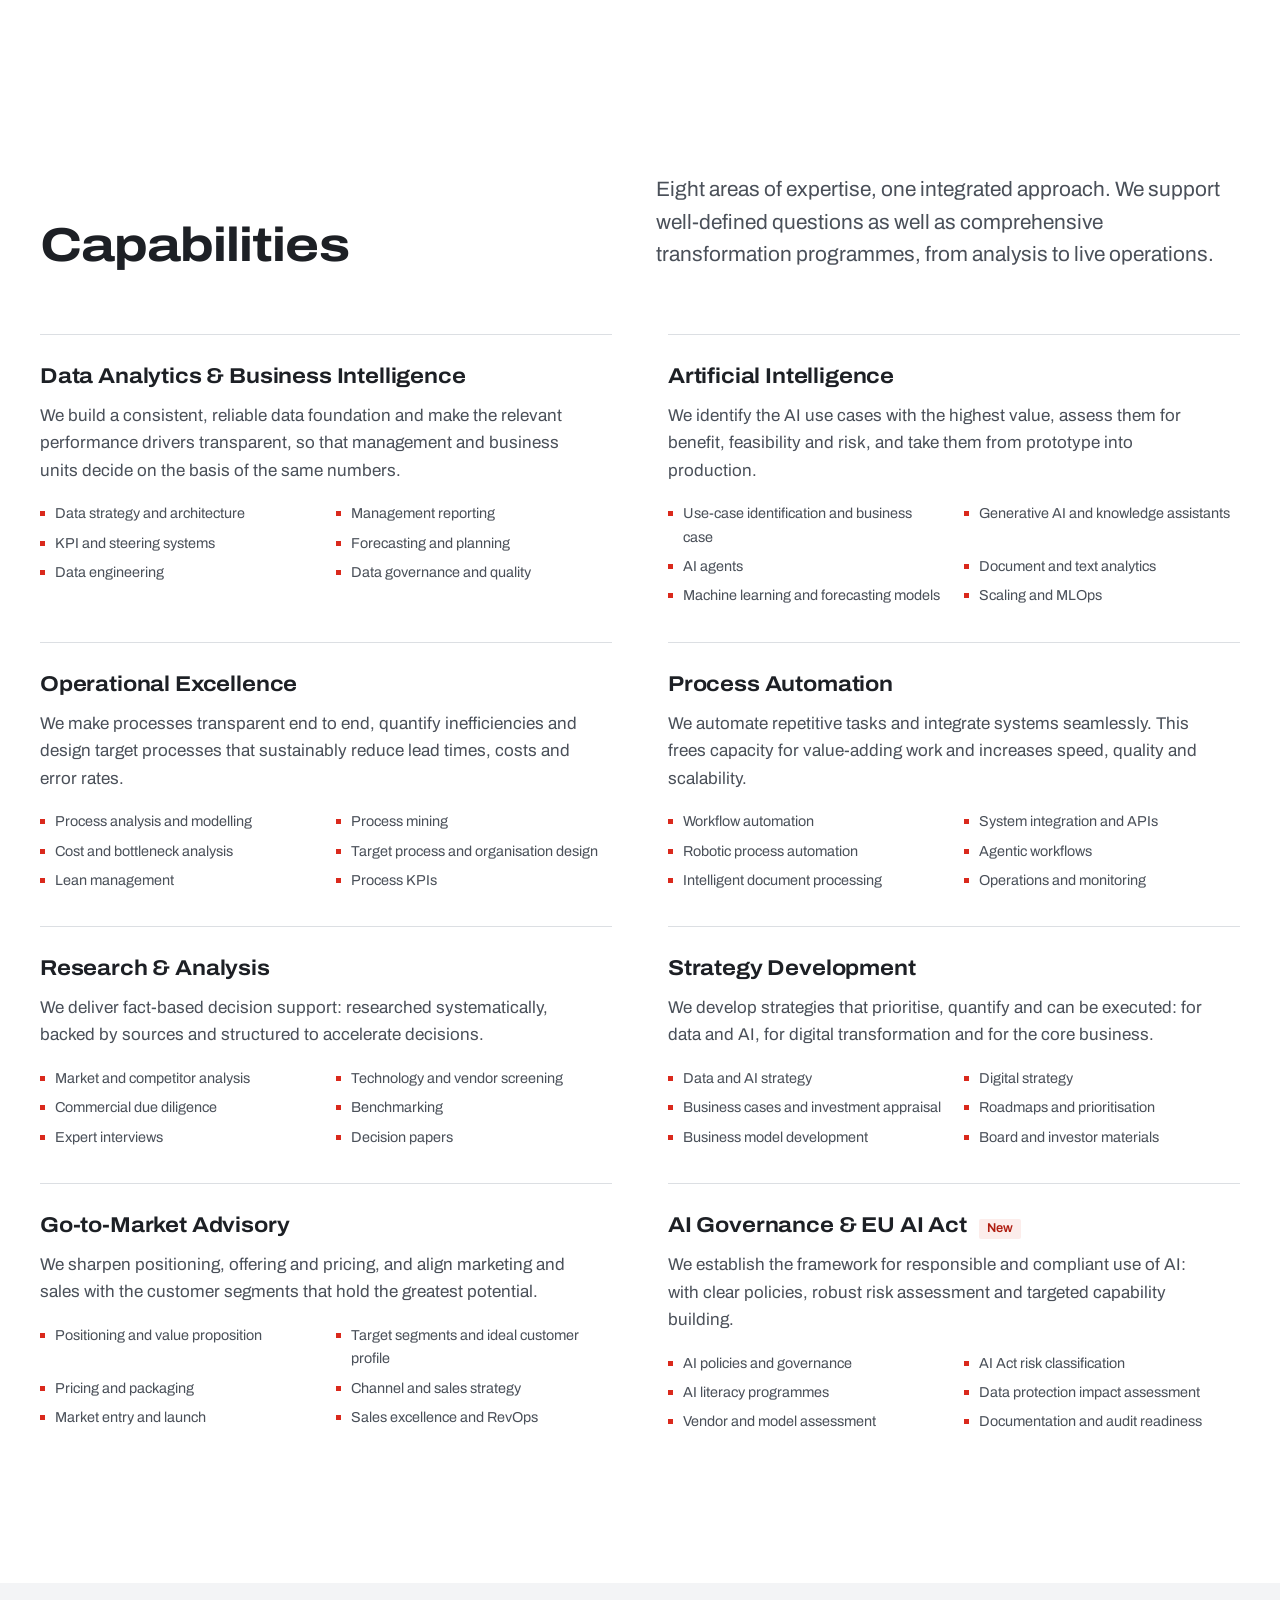
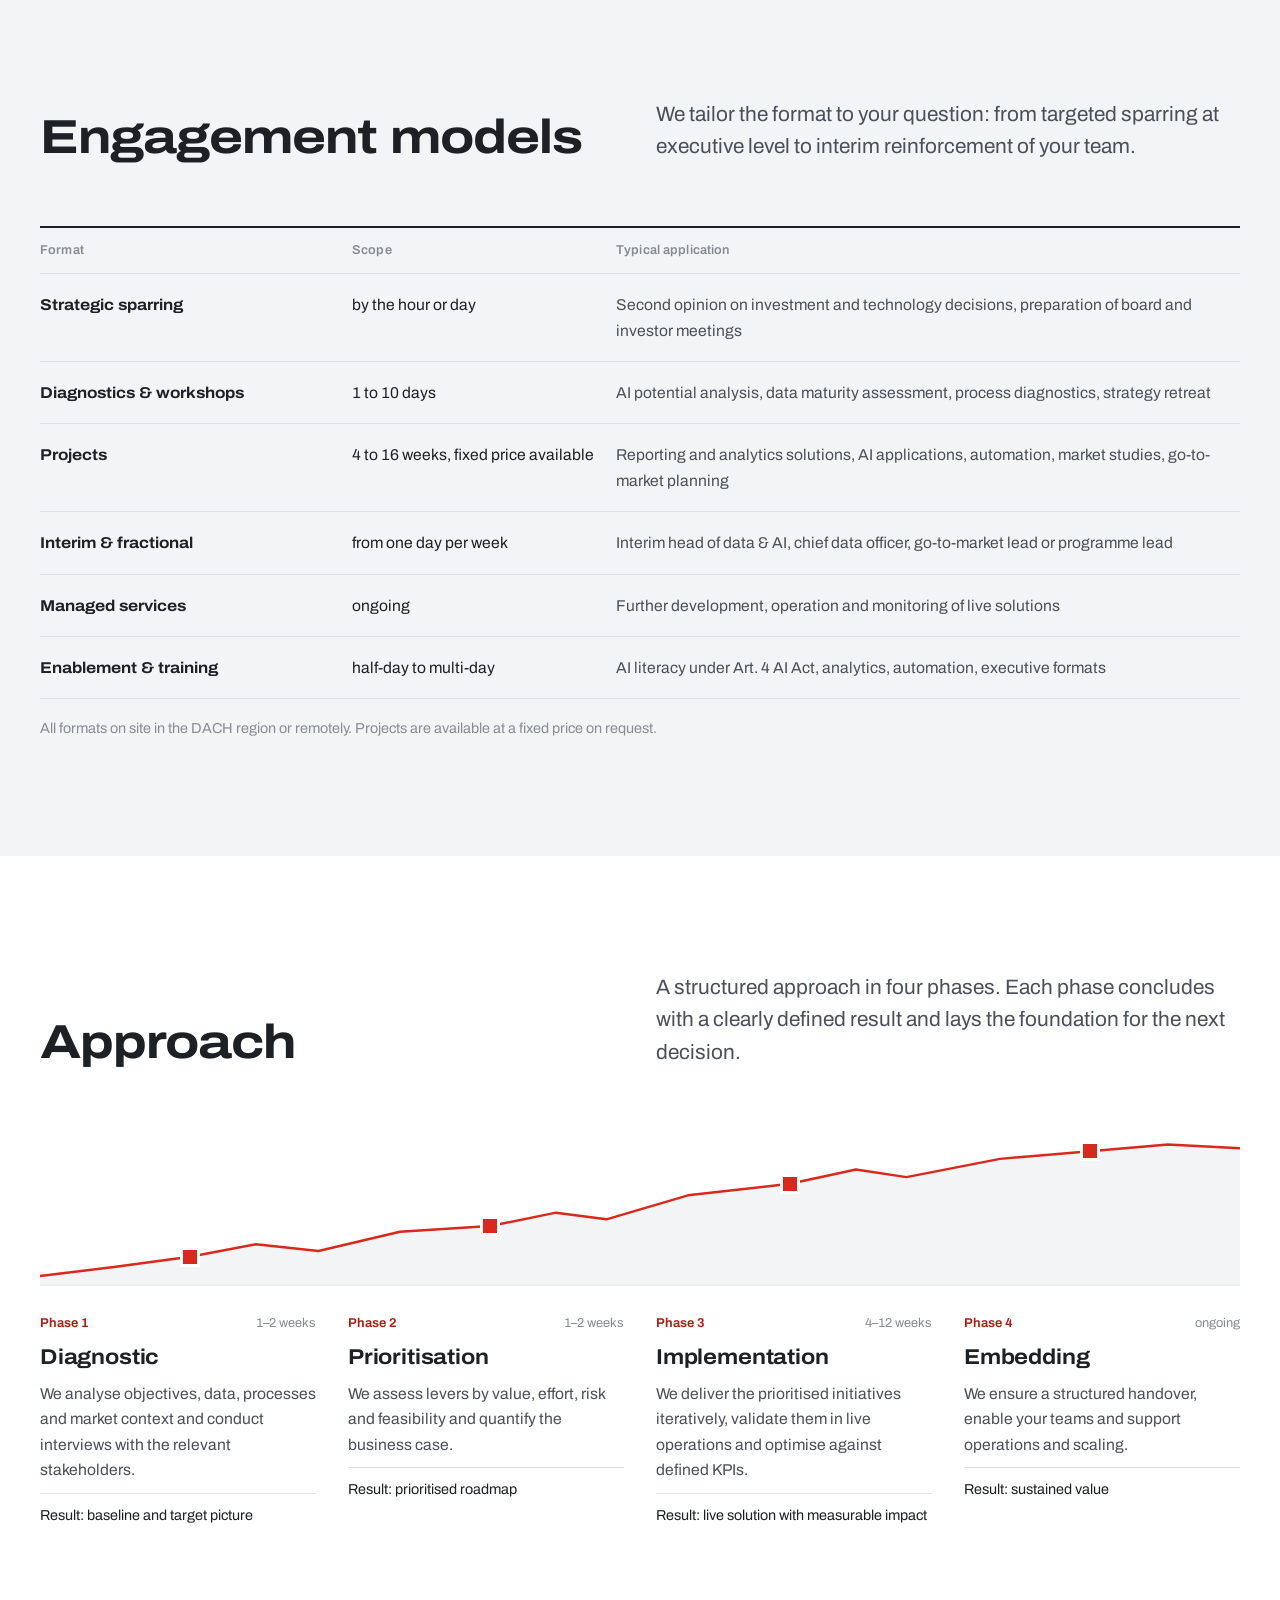
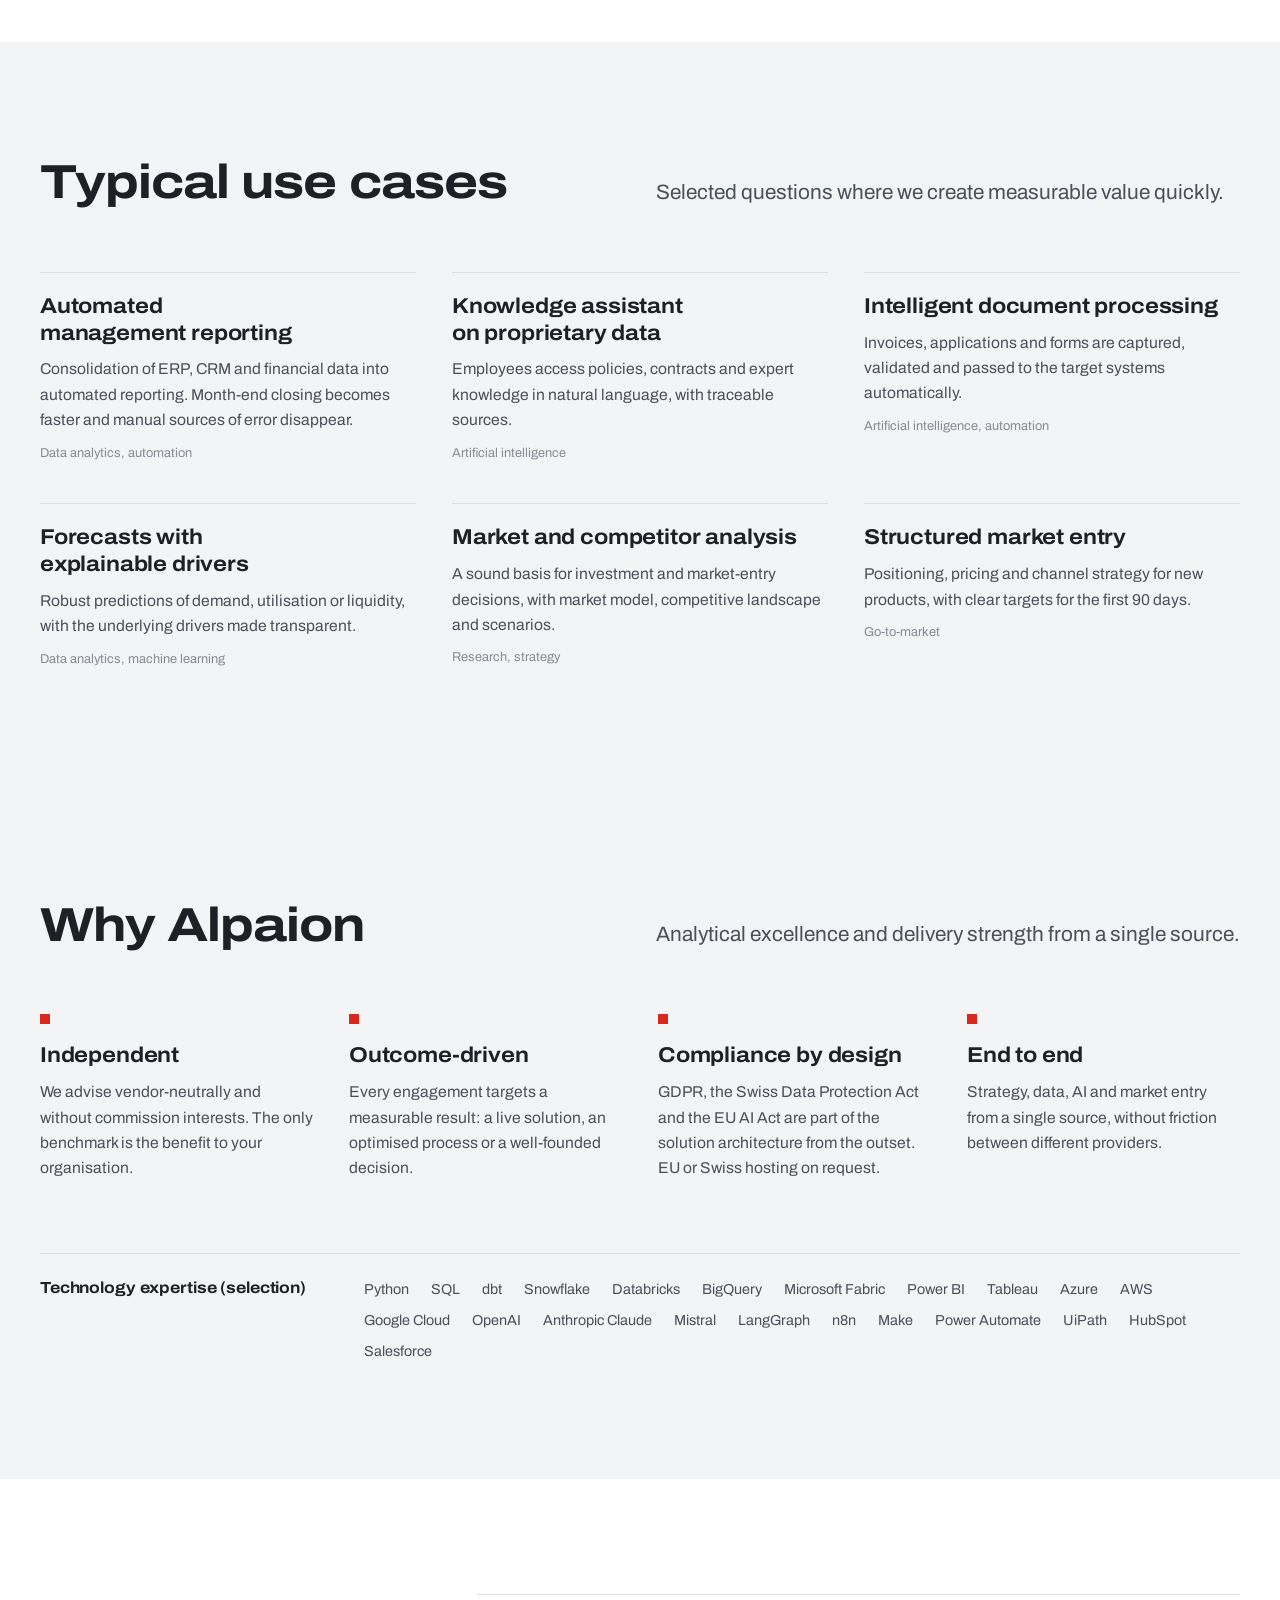
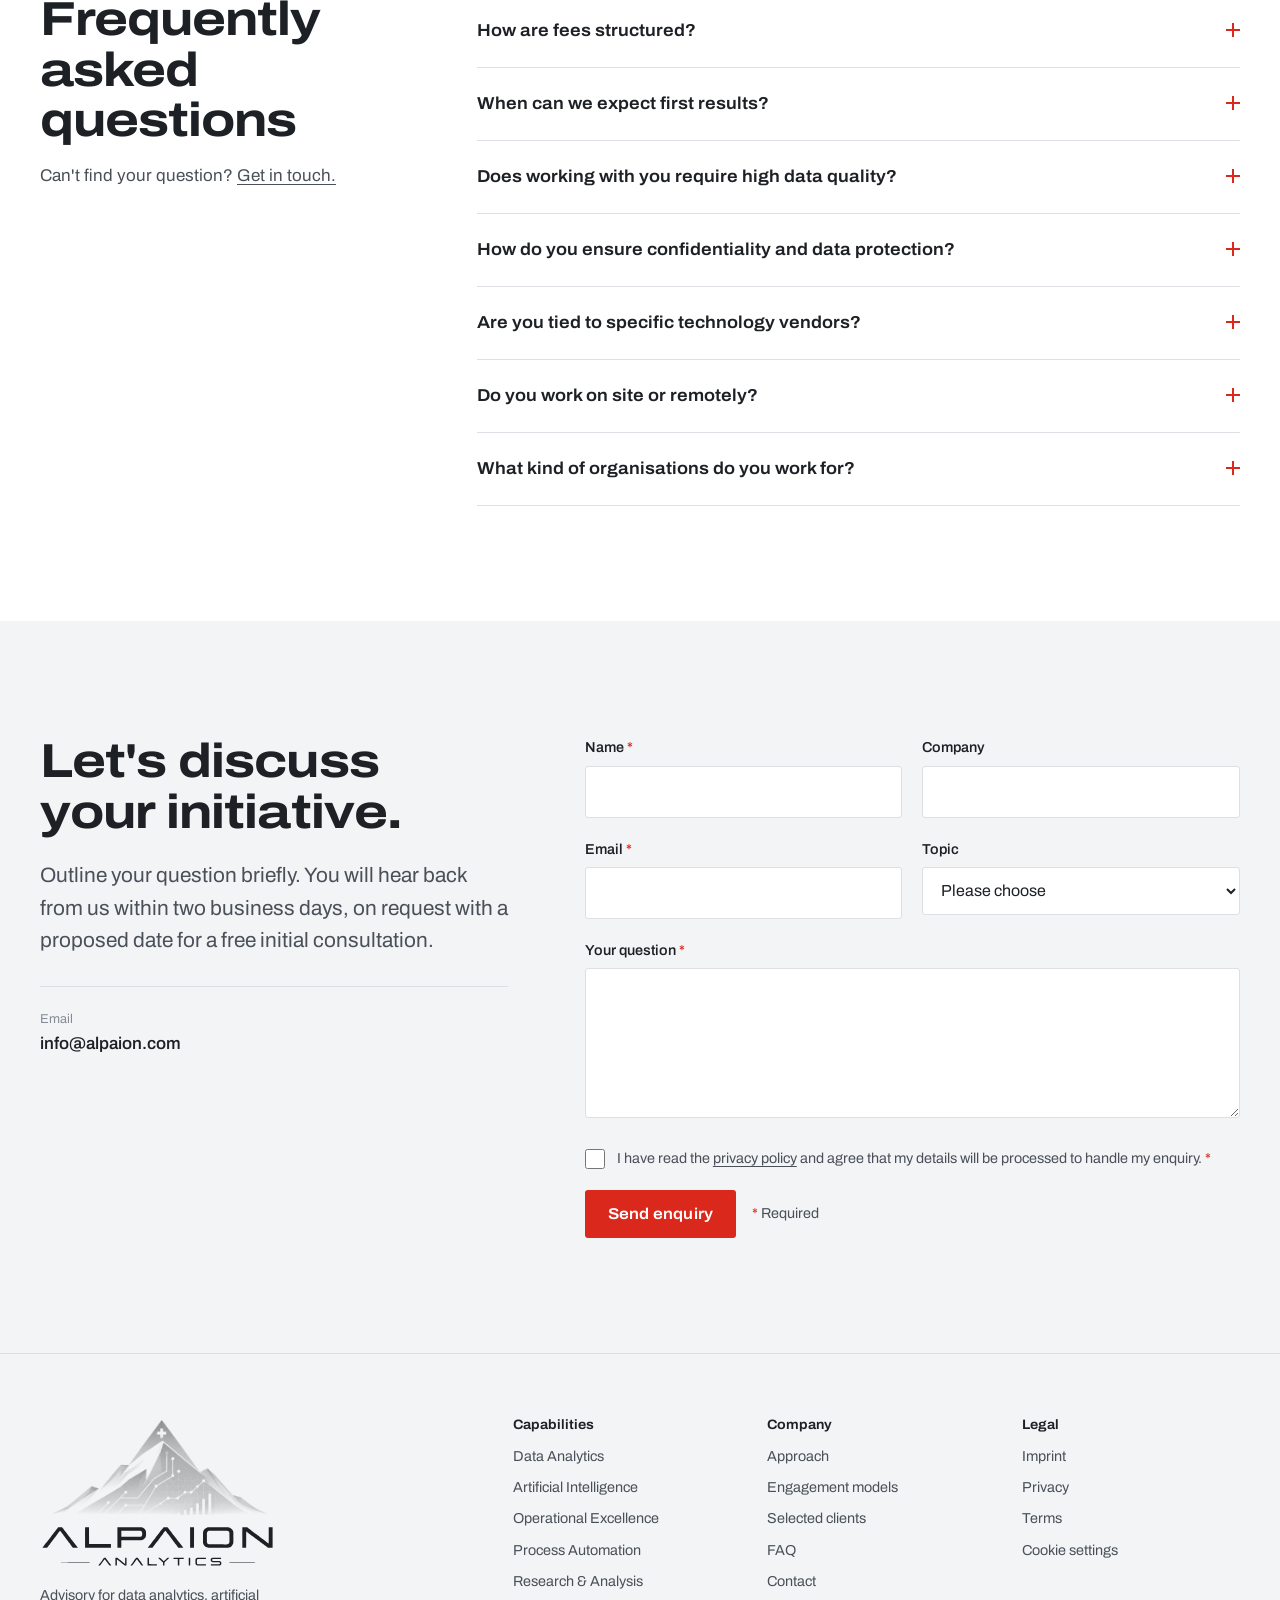
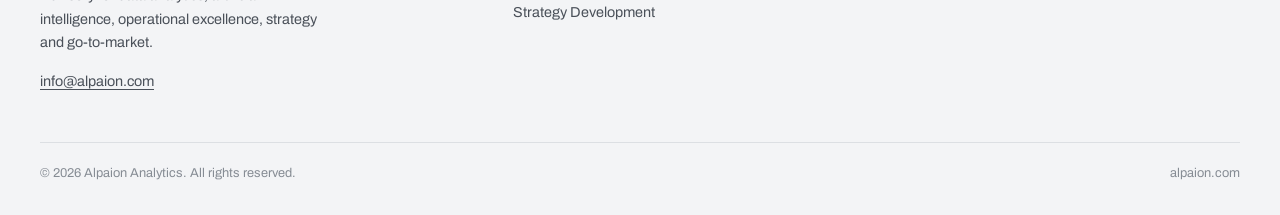
<file: en/index.html>
<!doctype html>
<html lang="en" data-privacy="privacy.html">
<head>
<meta charset="utf-8">
<title>Alpaion Analytics – Advisory for Data Analytics, AI and Strategy</title>
<meta name="viewport" content="width=device-width, initial-scale=1, viewport-fit=cover">
<meta name="claude:viewport-fit-sides" content="cover">
<meta name="description" content="Alpaion helps leadership teams translate the potential of their data into measurable business value: through data analytics, artificial intelligence, operational excellence, strategy and go-to-market.">
<link rel="canonical" href="https://alpaion.com/en/">
<link rel="alternate" hreflang="en" href="https://alpaion.com/en/">
<link rel="alternate" hreflang="de" href="https://alpaion.com/">
<link rel="alternate" hreflang="x-default" href="https://alpaion.com/">
<meta property="og:type" content="website">
<meta property="og:site_name" content="Alpaion Analytics">
<meta property="og:title" content="Alpaion Analytics – Advisory for Data Analytics, AI and Strategy">
<meta property="og:description" content="Alpaion helps leadership teams translate the potential of their data into measurable business value: through data analytics, artificial intelligence, operational excellence, strategy and go-to-market.">
<meta property="og:url" content="https://alpaion.com/en/">
<meta property="og:locale" content="en_GB">
<meta property="og:image" content="https://alpaion.com/assets/img/og-image.png">
<meta property="og:image:width" content="1200">
<meta property="og:image:height" content="630">
<meta name="twitter:card" content="summary_large_image">
<meta name="theme-color" content="#FFFFFF">
<meta name="format-detection" content="telephone=no">
<link rel="icon" href="../favicon.ico" sizes="48x48">
<link rel="icon" href="../assets/img/favicon-32.png" type="image/png" sizes="32x32">
<link rel="apple-touch-icon" href="../assets/img/apple-touch-icon.png">
<link rel="manifest" href="../site.webmanifest">
<link rel="preload" href="../assets/fonts/archivo-latin.woff2" as="font" type="font/woff2" crossorigin>
<link rel="stylesheet" href="../assets/css/site.css?v=20261119">
<script src="../assets/js/config.js?v=20261119" defer></script>
<script src="../assets/js/consent.js?v=20261119" defer></script>
<script src="../assets/js/site.js?v=20261119" defer></script>
<script type="module" src="../assets/js/hero.js?v=20261119"></script>
</head>
<body>
<a class="skip-link" href="#main">Skip to content</a>
<header class="site-header">
  <div class="wrap header-inner">
    <a class="brand" href="#main" aria-label="Alpaion home">
      <img src="../assets/img/logo.svg" alt="Alpaion Analytics" width="269" height="44">
    </a>
    <nav class="nav" id="site-nav" aria-label="Main navigation">
      <a href="#services">Capabilities</a>
      <a href="#engagement">Engagement</a>
      <a href="#approach">Approach</a>
      <a href="#clients">Clients</a>
      <a href="#contact">Contact</a>
      <a class="btn btn--primary nav-cta" href="#contact" data-booking>Initial consultation</a>
    </nav>
    <div class="header-actions">
      <div class="lang" role="group" aria-label="Language"><a href="../index.html" hreflang="de" lang="de">DE</a><span aria-hidden="true">/</span><span aria-current="true">EN</span></div>
      <a class="btn btn--primary btn--sm" href="#contact" data-booking>Initial consultation</a>
      <button class="nav-toggle" type="button" aria-controls="site-nav" aria-expanded="false" aria-label="Menu"><svg viewBox="0 0 24 24" fill="none" stroke="currentColor" stroke-width="1.8" aria-hidden="true"><path d="M3 7h18M3 12h18M3 17h18"/></svg></button>
    </div>
  </div>
</header>
<main id="main">
  <section class="hero" aria-labelledby="hero-title">
    <div class="wrap hero-copy">
      <h1 id="hero-title">From data chaos to clear decisions.</h1>
      <p class="hero-sub">Alpaion helps leadership teams translate the potential of their data into measurable business value. We combine data analytics, artificial intelligence and operational excellence with rigorous strategy and go-to-market expertise, and support initiatives from the first diagnostic to lasting impact across the organisation.</p>
      <div class="hero-ctas">
        <a class="btn btn--primary" href="#contact" data-booking>Schedule an initial consultation</a>
        <a class="btn btn--ghost" href="#services">Our capabilities</a>
      </div>
    </div>
    <div class="hero-stage" data-hero-stage>
      <div class="hero-canvas"><canvas role="img" aria-label="Animated visualisation"></canvas></div>
    </div>
  </section>

  <section class="section section--tight" id="clients" aria-labelledby="clients-h">
    <div class="wrap">
      <div class="section-head">
        <h2 id="clients-h">Selected clients</h2>
        <p>We work for corporations, public institutions, investors and growth companies in mobility, economic development, healthcare, financial services, the art market and technology.</p>
      </div>
      <ul class="refs">
        <li>
          <a class="ref" href="https://www.deutschebahn.com/" target="_blank" rel="noopener" aria-label="DB Digital Ventures: Visit website">
            <span class="ref-logo"><img src="../assets/img/clients/db-digital-ventures.png" alt="DB Digital Ventures" width="175" height="71" loading="lazy" decoding="async" style="--h:40px"></span>
            <span class="ref-sector"><span class="dot" aria-hidden="true"></span>Corporate venture capital</span>
            <svg class="ref-ext" viewBox="0 0 16 16" aria-hidden="true"><path d="M6 3h7v7M13 3 4 12" fill="none" stroke="currentColor" stroke-width="1.5"/></svg>
          </a>
        </li>
        <li>
          <a class="ref" href="https://www.berlin-partner.de/" target="_blank" rel="noopener" aria-label="Berlin Partner: Visit website">
            <span class="ref-logo"><img src="../assets/img/clients/berlin-partner.png" alt="Berlin Partner" width="176" height="144" loading="lazy" decoding="async" style="--h:60px"></span>
            <span class="ref-sector"><span class="dot" aria-hidden="true"></span>Economic development</span>
            <svg class="ref-ext" viewBox="0 0 16 16" aria-hidden="true"><path d="M6 3h7v7M13 3 4 12" fill="none" stroke="currentColor" stroke-width="1.5"/></svg>
          </a>
        </li>
        <li>
          <a class="ref" href="https://www.tww-berlin.de/" target="_blank" rel="noopener" aria-label="Theodor-Wenzel-Werk e.V.: Visit website">
            <span class="ref-logo"><img src="../assets/img/clients/theodor-wenzel-werk.png" alt="Theodor-Wenzel-Werk e.V." width="159" height="103" loading="lazy" decoding="async" style="--h:52px"></span>
            <span class="ref-sector"><span class="dot" aria-hidden="true"></span>Healthcare</span>
            <svg class="ref-ext" viewBox="0 0 16 16" aria-hidden="true"><path d="M6 3h7v7M13 3 4 12" fill="none" stroke="currentColor" stroke-width="1.5"/></svg>
          </a>
        </li>
        <li>
          <a class="ref" href="https://tyrascapital.com/" target="_blank" rel="noopener" aria-label="TYRAS Family Office: Visit website">
            <span class="ref-logo"><img src="../assets/img/clients/tyras-capital.png" alt="TYRAS Family Office" width="480" height="160" loading="lazy" decoding="async" style="--h:46px"></span>
            <span class="ref-sector"><span class="dot" aria-hidden="true"></span>Family office</span>
            <svg class="ref-ext" viewBox="0 0 16 16" aria-hidden="true"><path d="M6 3h7v7M13 3 4 12" fill="none" stroke="currentColor" stroke-width="1.5"/></svg>
          </a>
        </li>
        <li>
          <a class="ref" href="https://momentum.li/" target="_blank" rel="noopener" aria-label="Momentum Trust reg.: Visit website">
            <span class="ref-logo"><img src="../assets/img/clients/momentum.png" alt="Momentum Trust reg." width="329" height="160" loading="lazy" decoding="async" style="--h:48px"></span>
            <span class="ref-sector"><span class="dot" aria-hidden="true"></span>momentum.li</span>
            <svg class="ref-ext" viewBox="0 0 16 16" aria-hidden="true"><path d="M6 3h7v7M13 3 4 12" fill="none" stroke="currentColor" stroke-width="1.5"/></svg>
          </a>
        </li>
        <li>
          <a class="ref" href="https://vadutium.li/" target="_blank" rel="noopener" aria-label="Vadutium: Visit website">
            <span class="ref-logo"><img src="../assets/img/clients/vadutium.png" alt="Vadutium" width="183" height="32" loading="lazy" decoding="async" style="--h:26px"></span>
            <span class="ref-sector"><span class="dot" aria-hidden="true"></span>Art market</span>
            <svg class="ref-ext" viewBox="0 0 16 16" aria-hidden="true"><path d="M6 3h7v7M13 3 4 12" fill="none" stroke="currentColor" stroke-width="1.5"/></svg>
          </a>
        </li>
        <li>
          <a class="ref" href="https://artyom.app/" target="_blank" rel="noopener" aria-label="artyom.app: Visit website">
            <span class="ref-logo"><img src="../assets/img/clients/artyom.png" alt="artyom.app" width="502" height="98" loading="lazy" decoding="async" style="--h:22px"></span>
            <span class="ref-sector"><span class="dot" aria-hidden="true"></span>Digital platform</span>
            <svg class="ref-ext" viewBox="0 0 16 16" aria-hidden="true"><path d="M6 3h7v7M13 3 4 12" fill="none" stroke="currentColor" stroke-width="1.5"/></svg>
          </a>
        </li>
        <li>
          <a class="ref" href="https://fixportrait.com/" target="_blank" rel="noopener" aria-label="fixportrait.com: Visit website">
            <span class="ref-logo ref-logo--icon"><img src="../assets/img/clients/fixportrait.png" alt="fixportrait.com" width="160" height="160" loading="lazy" decoding="async" style="--h:34px"><span class="ref-name">fixportrait<wbr>.com</span></span>
            <span class="ref-sector"><span class="dot" aria-hidden="true"></span>AI software</span>
            <svg class="ref-ext" viewBox="0 0 16 16" aria-hidden="true"><path d="M6 3h7v7M13 3 4 12" fill="none" stroke="currentColor" stroke-width="1.5"/></svg>
          </a>
        </li>

      </ul>
      <p class="refs-note">All trademarks and logos belong to their respective owners. Links open the websites in a new tab.</p>
    </div>
  </section>

  <section class="section" id="services" aria-labelledby="services-h">
    <div class="wrap">
      <div class="section-head">
        <h2 id="services-h">Capabilities</h2>
        <p>Eight areas of expertise, one integrated approach. We support well-defined questions as well as comprehensive transformation programmes, from analysis to live operations.</p>
      </div>
      <ul class="services">
        <li class="service">
          <h3>Data Analytics &amp; Business Intelligence</h3>
          <p>We build a consistent, reliable data foundation and make the relevant performance drivers transparent, so that management and business units decide on the basis of the same numbers.</p>
          <ul class="deliverables"><li>Data strategy and architecture</li><li>Management reporting</li><li>KPI and steering systems</li><li>Forecasting and planning</li><li>Data engineering</li><li>Data governance and quality</li></ul>
        </li>
        <li class="service">
          <h3>Artificial Intelligence</h3>
          <p>We identify the AI use cases with the highest value, assess them for benefit, feasibility and risk, and take them from prototype into production.</p>
          <ul class="deliverables"><li>Use-case identification and business case</li><li>Generative AI and knowledge assistants</li><li>AI agents</li><li>Document and text analytics</li><li>Machine learning and forecasting models</li><li>Scaling and MLOps</li></ul>
        </li>
        <li class="service">
          <h3>Operational Excellence</h3>
          <p>We make processes transparent end to end, quantify inefficiencies and design target processes that sustainably reduce lead times, costs and error rates.</p>
          <ul class="deliverables"><li>Process analysis and modelling</li><li>Process mining</li><li>Cost and bottleneck analysis</li><li>Target process and organisation design</li><li>Lean management</li><li>Process KPIs</li></ul>
        </li>
        <li class="service">
          <h3>Process Automation</h3>
          <p>We automate repetitive tasks and integrate systems seamlessly. This frees capacity for value-adding work and increases speed, quality and scalability.</p>
          <ul class="deliverables"><li>Workflow automation</li><li>System integration and APIs</li><li>Robotic process automation</li><li>Agentic workflows</li><li>Intelligent document processing</li><li>Operations and monitoring</li></ul>
        </li>
        <li class="service">
          <h3>Research &amp; Analysis</h3>
          <p>We deliver fact-based decision support: researched systematically, backed by sources and structured to accelerate decisions.</p>
          <ul class="deliverables"><li>Market and competitor analysis</li><li>Technology and vendor screening</li><li>Commercial due diligence</li><li>Benchmarking</li><li>Expert interviews</li><li>Decision papers</li></ul>
        </li>
        <li class="service">
          <h3>Strategy Development</h3>
          <p>We develop strategies that prioritise, quantify and can be executed: for data and AI, for digital transformation and for the core business.</p>
          <ul class="deliverables"><li>Data and AI strategy</li><li>Digital strategy</li><li>Business cases and investment appraisal</li><li>Roadmaps and prioritisation</li><li>Business model development</li><li>Board and investor materials</li></ul>
        </li>
        <li class="service">
          <h3>Go-to-Market Advisory</h3>
          <p>We sharpen positioning, offering and pricing, and align marketing and sales with the customer segments that hold the greatest potential.</p>
          <ul class="deliverables"><li>Positioning and value proposition</li><li>Target segments and ideal customer profile</li><li>Pricing and packaging</li><li>Channel and sales strategy</li><li>Market entry and launch</li><li>Sales excellence and RevOps</li></ul>
        </li>
        <li class="service service--new">
          <h3 data-badge="New">AI Governance &amp; EU AI Act</h3>
          <p>We establish the framework for responsible and compliant use of AI: with clear policies, robust risk assessment and targeted capability building.</p>
          <ul class="deliverables"><li>AI policies and governance</li><li>AI Act risk classification</li><li>AI literacy programmes</li><li>Data protection impact assessment</li><li>Vendor and model assessment</li><li>Documentation and audit readiness</li></ul>
        </li>
      </ul>
    </div>
  </section>

  <section class="section section--snow" id="engagement" aria-labelledby="engagement-h">
    <div class="wrap">
      <div class="section-head">
        <h2 id="engagement-h">Engagement models</h2>
        <p>We tailor the format to your question: from targeted sparring at executive level to interim reinforcement of your team.</p>
      </div>
      <div class="table-wrap">
        <table class="formats">
          <thead><tr><th scope="col">Format</th><th scope="col">Scope</th><th scope="col">Typical application</th></tr></thead>
          <tbody>
          <tr><th scope="row">Strategic sparring</th><td data-label="Scope">by the hour or day</td><td data-label="Typical application">Second opinion on investment and technology decisions, preparation of board and investor meetings</td></tr>
          <tr><th scope="row">Diagnostics &amp; workshops</th><td data-label="Scope">1 to 10 days</td><td data-label="Typical application">AI potential analysis, data maturity assessment, process diagnostics, strategy retreat</td></tr>
          <tr><th scope="row">Projects</th><td data-label="Scope">4 to 16 weeks, fixed price available</td><td data-label="Typical application">Reporting and analytics solutions, AI applications, automation, market studies, go-to-market planning</td></tr>
          <tr><th scope="row">Interim &amp; fractional</th><td data-label="Scope">from one day per week</td><td data-label="Typical application">Interim head of data &amp; AI, chief data officer, go-to-market lead or programme lead</td></tr>
          <tr><th scope="row">Managed services</th><td data-label="Scope">ongoing</td><td data-label="Typical application">Further development, operation and monitoring of live solutions</td></tr>
          <tr><th scope="row">Enablement &amp; training</th><td data-label="Scope">half-day to multi-day</td><td data-label="Typical application">AI literacy under Art. 4 AI Act, analytics, automation, executive formats</td></tr>
          </tbody>
        </table>
      </div>
      <p class="formats-note">All formats on site in the DACH region or remotely. Projects are available at a fixed price on request.</p>
    </div>
  </section>

  <section class="section" id="approach" aria-labelledby="approach-h">
    <div class="wrap">
      <div class="section-head">
        <h2 id="approach-h">Approach</h2>
        <p>A structured approach in four phases. Each phase concludes with a clearly defined result and lays the foundation for the next decision.</p>
      </div>
      <div class="route" role="img" aria-label="Course of the four phases">
        <svg viewBox="0 0 1000 160" preserveAspectRatio="none" aria-hidden="true">
          <path class="area" d="M0,160 L0,150 L60,141 L125,130 L180,117 L232,124 L300,104 L375,98 L430,84 L472,91 L540,66 L625,54 L680,39 L722,47 L800,28 L875,20 L940,13 L1000,17 L1000,160 Z"/>
          <line class="ground" x1="0" y1="159.5" x2="1000" y2="159.5"/>
          <polyline class="path" points="0,150 60,141 125,130 180,117 232,124 300,104 375,98 430,84 472,91 540,66 625,54 680,39 722,47 800,28 875,20 940,13 1000,17"/>
        </svg>
        <span class="wp" style="left:12.5%;top:81.25%"></span><span class="wp" style="left:37.5%;top:61.25%"></span><span class="wp" style="left:62.5%;top:33.75%"></span><span class="wp" style="left:87.5%;top:12.50%"></span>
      </div>
      <ol class="steps">
        <li class="step">
          <div class="step-meta"><b>Phase 1</b><span>1–2 weeks</span></div>
          <h3>Diagnostic</h3>
          <p>We analyse objectives, data, processes and market context and conduct interviews with the relevant stakeholders.</p>
          <p class="result">Result: baseline and target picture</p>
        </li>
        <li class="step">
          <div class="step-meta"><b>Phase 2</b><span>1–2 weeks</span></div>
          <h3>Prioritisation</h3>
          <p>We assess levers by value, effort, risk and feasibility and quantify the business case.</p>
          <p class="result">Result: prioritised roadmap</p>
        </li>
        <li class="step">
          <div class="step-meta"><b>Phase 3</b><span>4–12 weeks</span></div>
          <h3>Implementation</h3>
          <p>We deliver the prioritised initiatives iteratively, validate them in live operations and optimise against defined KPIs.</p>
          <p class="result">Result: live solution with measurable impact</p>
        </li>
        <li class="step">
          <div class="step-meta"><b>Phase 4</b><span>ongoing</span></div>
          <h3>Embedding</h3>
          <p>We ensure a structured handover, enable your teams and support operations and scaling.</p>
          <p class="result">Result: sustained value</p>
        </li>
      </ol>
    </div>
  </section>

  <section class="section section--snow" id="use-cases" aria-labelledby="use-cases-h">
    <div class="wrap">
      <div class="section-head">
        <h2 id="use-cases-h">Typical use cases</h2>
        <p>Selected questions where we create measurable value quickly.</p>
      </div>
      <ul class="cases">
        <li class="case">
          <h3>Automated management reporting</h3>
          <p>Consolidation of ERP, CRM and financial data into automated reporting. Month-end closing becomes faster and manual sources of error disappear.</p>
          <span class="areas">Data analytics, automation</span>
        </li>
        <li class="case">
          <h3>Knowledge assistant on proprietary data</h3>
          <p>Employees access policies, contracts and expert knowledge in natural language, with traceable sources.</p>
          <span class="areas">Artificial intelligence</span>
        </li>
        <li class="case">
          <h3>Intelligent document processing</h3>
          <p>Invoices, applications and forms are captured, validated and passed to the target systems automatically.</p>
          <span class="areas">Artificial intelligence, automation</span>
        </li>
        <li class="case">
          <h3>Forecasts with explainable drivers</h3>
          <p>Robust predictions of demand, utilisation or liquidity, with the underlying drivers made transparent.</p>
          <span class="areas">Data analytics, machine learning</span>
        </li>
        <li class="case">
          <h3>Market and competitor analysis</h3>
          <p>A sound basis for investment and market-entry decisions, with market model, competitive landscape and scenarios.</p>
          <span class="areas">Research, strategy</span>
        </li>
        <li class="case">
          <h3>Structured market entry</h3>
          <p>Positioning, pricing and channel strategy for new products, with clear targets for the first 90 days.</p>
          <span class="areas">Go-to-market</span>
        </li>
      </ul>
    </div>
  </section>

  <section class="section section--snow" id="why-alpaion" aria-labelledby="why-alpaion-h">
    <div class="wrap">
      <div class="section-head">
        <h2 id="why-alpaion-h">Why Alpaion</h2>
        <p>Analytical excellence and delivery strength from a single source.</p>
      </div>
      <ul class="principles">
        <li class="principle"><span class="dot" aria-hidden="true"></span><h3>Independent</h3><p>We advise vendor-neutrally and without commission interests. The only benchmark is the benefit to your organisation.</p></li>
        <li class="principle"><span class="dot" aria-hidden="true"></span><h3>Outcome-driven</h3><p>Every engagement targets a measurable result: a live solution, an optimised process or a well-founded decision.</p></li>
        <li class="principle"><span class="dot" aria-hidden="true"></span><h3>Compliance by design</h3><p>GDPR, the Swiss Data Protection Act and the EU AI Act are part of the solution architecture from the outset. EU or Swiss hosting on request.</p></li>
        <li class="principle"><span class="dot" aria-hidden="true"></span><h3>End to end</h3><p>Strategy, data, AI and market entry from a single source, without friction between different providers.</p></li>
      </ul>
      <div class="stack">
        <h3>Technology expertise (selection)</h3>
        <ul><li>Python</li><li>SQL</li><li>dbt</li><li>Snowflake</li><li>Databricks</li><li>BigQuery</li><li>Microsoft Fabric</li><li>Power BI</li><li>Tableau</li><li>Azure</li><li>AWS</li><li>Google Cloud</li><li>OpenAI</li><li>Anthropic Claude</li><li>Mistral</li><li>LangGraph</li><li>n8n</li><li>Make</li><li>Power Automate</li><li>UiPath</li><li>HubSpot</li><li>Salesforce</li></ul>
      </div>
    </div>
  </section>

  <section class="section" id="faq" aria-labelledby="faq-h">
    <div class="wrap faq">
      <div>
        <h2 id="faq-h">Frequently asked questions</h2>
        <p style="margin-top:16px">Can&#x27;t find your question? <a href="#contact">Get in touch.</a></p>
      </div>
      <div class="faq-list">
          <details><summary>How are fees structured?</summary><p>Strategic sparring and advisory are billed on a time-and-materials basis. After a short scoping phase, we usually offer projects at a fixed price. The initial consultation is free of charge and without obligation.</p></details>
          <details><summary>When can we expect first results?</summary><p>First analyses and prototypes are typically available after two to four weeks. Each phase is designed to deliver value in its own right.</p></details>
          <details><summary>Does working with you require high data quality?</summary><p>No. Most initiatives start with incomplete or heterogeneous data. We assess which data is sufficient for which purpose and improve data quality where it has the greatest effect.</p></details>
          <details><summary>How do you ensure confidentiality and data protection?</summary><p>We work under non-disclosure and data processing agreements, on request exclusively within your infrastructure or with EU or Swiss hosting. We deploy AI models so that your data is not used for training.</p></details>
          <details><summary>Are you tied to specific technology vendors?</summary><p>No. We advise vendor-neutrally and build on your existing system landscape wherever this makes sense.</p></details>
          <details><summary>Do you work on site or remotely?</summary><p>Both. We prefer to run diagnostics, workshops and process discovery on site in the DACH region; ongoing project work is mostly remote.</p></details>
          <details><summary>What kind of organisations do you work for?</summary><p>Start-ups and scale-ups, mid-sized companies, family offices and investment firms, healthcare providers and public institutions.</p></details>
      </div>
    </div>
  </section>

  <section class="section section--snow" id="contact" aria-labelledby="contact-h">
    <div class="wrap contact">
      <div class="contact-intro">
        <h2 id="contact-h">Let&#x27;s discuss your initiative.</h2>
        <p class="lead">Outline your question briefly. You will hear back from us within two business days, on request with a proposed date for a free initial consultation.</p>
        <dl class="direct">
          <div><dt>Email</dt><dd><a href="mailto:info@alpaion.com" data-email>info@alpaion.com</a></dd></div>
          <div data-booking-row hidden><dt>Meeting</dt><dd><a href="#contact-form" data-booking>Book an initial consultation online</a></dd></div>
        </dl>
      </div>
      <form class="form" id="contact-form" data-contact-form novalidate>
        <div>
          <label for="cf-name">Name <span class="req" aria-hidden="true">*</span></label>
          <input type="text" id="cf-name" name="name" autocomplete="name" required>
        </div>
        <div>
          <label for="cf-company">Company</label>
          <input type="text" id="cf-company" name="company" autocomplete="organization">
        </div>
        <div>
          <label for="cf-email">Email <span class="req" aria-hidden="true">*</span></label>
          <input type="email" id="cf-email" name="email" autocomplete="email" required>
        </div>
        <div>
          <label for="cf-topic">Topic</label>
          <select id="cf-topic" name="topic"><option value="">Please choose</option><option>Data analytics &amp; BI</option><option>Artificial intelligence</option><option>Operational excellence &amp; automation</option><option>Research &amp; analysis</option><option>Strategy development</option><option>Go-to-market</option><option>AI governance &amp; EU AI Act</option><option>Other</option></select>
        </div>
        <div class="full">
          <label for="cf-message">Your question <span class="req" aria-hidden="true">*</span></label>
          <textarea id="cf-message" name="message" required></textarea>
        </div>
        <div class="hp" aria-hidden="true">
          <label for="cf-website">Leave empty</label>
          <input type="text" id="cf-website" name="website" tabindex="-1" autocomplete="off">
        </div>
        <div class="full check">
          <input type="checkbox" id="cf-consent" name="consent" value="yes" required>
          <label for="cf-consent">I have read the <a href="privacy.html">privacy policy</a> and agree that my details will be processed to handle my enquiry. <span class="req" aria-hidden="true">*</span></label>
        </div>
        <div class="full form-actions">
          <button class="btn btn--primary" type="submit">Send enquiry</button>
          <span class="form-status" role="status" aria-live="polite"><span class="req">*</span> Required</span>
        </div>
      </form>
    </div>
  </section>
</main>
<footer class="site-footer">
  <div class="wrap">
    <div class="footer-grid">
      <div class="footer-brand">
        <img src="../assets/img/logo-full.svg" alt="Alpaion Analytics" width="236" height="150">
        <p>Advisory for data analytics, artificial intelligence, operational excellence, strategy and go-to-market.</p>
        <p><a href="mailto:info@alpaion.com" data-email>info@alpaion.com</a></p>
      </div>
      <div class="footer-col">
        <h2>Capabilities</h2>
        <ul><li><a href="#services">Data Analytics</a></li><li><a href="#services">Artificial Intelligence</a></li><li><a href="#services">Operational Excellence</a></li><li><a href="#services">Process Automation</a></li><li><a href="#services">Research &amp; Analysis</a></li><li><a href="#services">Strategy Development</a></li></ul>
      </div>
      <div class="footer-col">
        <h2>Company</h2>
        <ul><li><a href="#approach">Approach</a></li><li><a href="#engagement">Engagement models</a></li><li><a href="#clients">Selected clients</a></li><li><a href="#faq">FAQ</a></li><li><a href="#contact">Contact</a></li></ul>
      </div>
      <div class="footer-col">
        <h2>Legal</h2>
        <ul>
          <li><a href="imprint.html">Imprint</a></li>
          <li><a href="privacy.html">Privacy</a></li>
          <li><a href="terms.html">Terms</a></li>
          <li><button type="button" class="linkbtn" data-cc-open>Cookie settings</button></li>
        </ul>
      </div>
    </div>
    <div class="footer-bottom">
      <span>© <span data-year>2026</span> Alpaion Analytics. All rights reserved.</span>
      <span>alpaion.com</span>
    </div>
  </div>
</footer>
<script type="application/ld+json">{"@context": "https://schema.org", "@type": "ProfessionalService", "@id": "https://alpaion.com/#organization", "name": "Alpaion Analytics", "alternateName": "Alpaion", "url": "https://alpaion.com/", "logo": "https://alpaion.com/assets/img/logo-full.png", "image": "https://alpaion.com/assets/img/og-image.png", "email": "info@alpaion.com", "description": "Alpaion helps leadership teams translate the potential of their data into measurable business value: through data analytics, artificial intelligence, operational excellence, strategy and go-to-market.", "areaServed": ["DE", "AT", "CH", "LI"], "knowsLanguage": ["de", "en"], "knowsAbout": ["Data Analytics & Business Intelligence", "Artificial Intelligence", "Operational Excellence", "Process Automation", "Research & Analysis", "Strategy Development", "Go-to-Market Advisory", "AI Governance & EU AI Act"], "hasOfferCatalog": {"@type": "OfferCatalog", "name": "Capabilities", "itemListElement": [{"@type": "Offer", "itemOffered": {"@type": "Service", "name": "Data Analytics & Business Intelligence", "description": "We build a consistent, reliable data foundation and make the relevant performance drivers transparent, so that management and business units decide on the basis of the same numbers."}}, {"@type": "Offer", "itemOffered": {"@type": "Service", "name": "Artificial Intelligence", "description": "We identify the AI use cases with the highest value, assess them for benefit, feasibility and risk, and take them from prototype into production."}}, {"@type": "Offer", "itemOffered": {"@type": "Service", "name": "Operational Excellence", "description": "We make processes transparent end to end, quantify inefficiencies and design target processes that sustainably reduce lead times, costs and error rates."}}, {"@type": "Offer", "itemOffered": {"@type": "Service", "name": "Process Automation", "description": "We automate repetitive tasks and integrate systems seamlessly. This frees capacity for value-adding work and increases speed, quality and scalability."}}, {"@type": "Offer", "itemOffered": {"@type": "Service", "name": "Research & Analysis", "description": "We deliver fact-based decision support: researched systematically, backed by sources and structured to accelerate decisions."}}, {"@type": "Offer", "itemOffered": {"@type": "Service", "name": "Strategy Development", "description": "We develop strategies that prioritise, quantify and can be executed: for data and AI, for digital transformation and for the core business."}}, {"@type": "Offer", "itemOffered": {"@type": "Service", "name": "Go-to-Market Advisory", "description": "We sharpen positioning, offering and pricing, and align marketing and sales with the customer segments that hold the greatest potential."}}, {"@type": "Offer", "itemOffered": {"@type": "Service", "name": "AI Governance & EU AI Act", "description": "We establish the framework for responsible and compliant use of AI: with clear policies, robust risk assessment and targeted capability building."}}]}}</script>
<script type="application/ld+json">{"@context": "https://schema.org", "@type": "WebSite", "name": "Alpaion Analytics", "url": "https://alpaion.com/", "inLanguage": ["de", "en"], "publisher": {"@id": "https://alpaion.com/#organization"}}</script>
<script type="application/ld+json">{"@context": "https://schema.org", "@type": "FAQPage", "inLanguage": "en", "mainEntity": [{"@type": "Question", "name": "How are fees structured?", "acceptedAnswer": {"@type": "Answer", "text": "Strategic sparring and advisory are billed on a time-and-materials basis. After a short scoping phase, we usually offer projects at a fixed price. The initial consultation is free of charge and without obligation."}}, {"@type": "Question", "name": "When can we expect first results?", "acceptedAnswer": {"@type": "Answer", "text": "First analyses and prototypes are typically available after two to four weeks. Each phase is designed to deliver value in its own right."}}, {"@type": "Question", "name": "Does working with you require high data quality?", "acceptedAnswer": {"@type": "Answer", "text": "No. Most initiatives start with incomplete or heterogeneous data. We assess which data is sufficient for which purpose and improve data quality where it has the greatest effect."}}, {"@type": "Question", "name": "How do you ensure confidentiality and data protection?", "acceptedAnswer": {"@type": "Answer", "text": "We work under non-disclosure and data processing agreements, on request exclusively within your infrastructure or with EU or Swiss hosting. We deploy AI models so that your data is not used for training."}}, {"@type": "Question", "name": "Are you tied to specific technology vendors?", "acceptedAnswer": {"@type": "Answer", "text": "No. We advise vendor-neutrally and build on your existing system landscape wherever this makes sense."}}, {"@type": "Question", "name": "Do you work on site or remotely?", "acceptedAnswer": {"@type": "Answer", "text": "Both. We prefer to run diagnostics, workshops and process discovery on site in the DACH region; ongoing project work is mostly remote."}}, {"@type": "Question", "name": "What kind of organisations do you work for?", "acceptedAnswer": {"@type": "Answer", "text": "Start-ups and scale-ups, mid-sized companies, family offices and investment firms, healthcare providers and public institutions."}}]}</script>
</body>
</html>
</file>
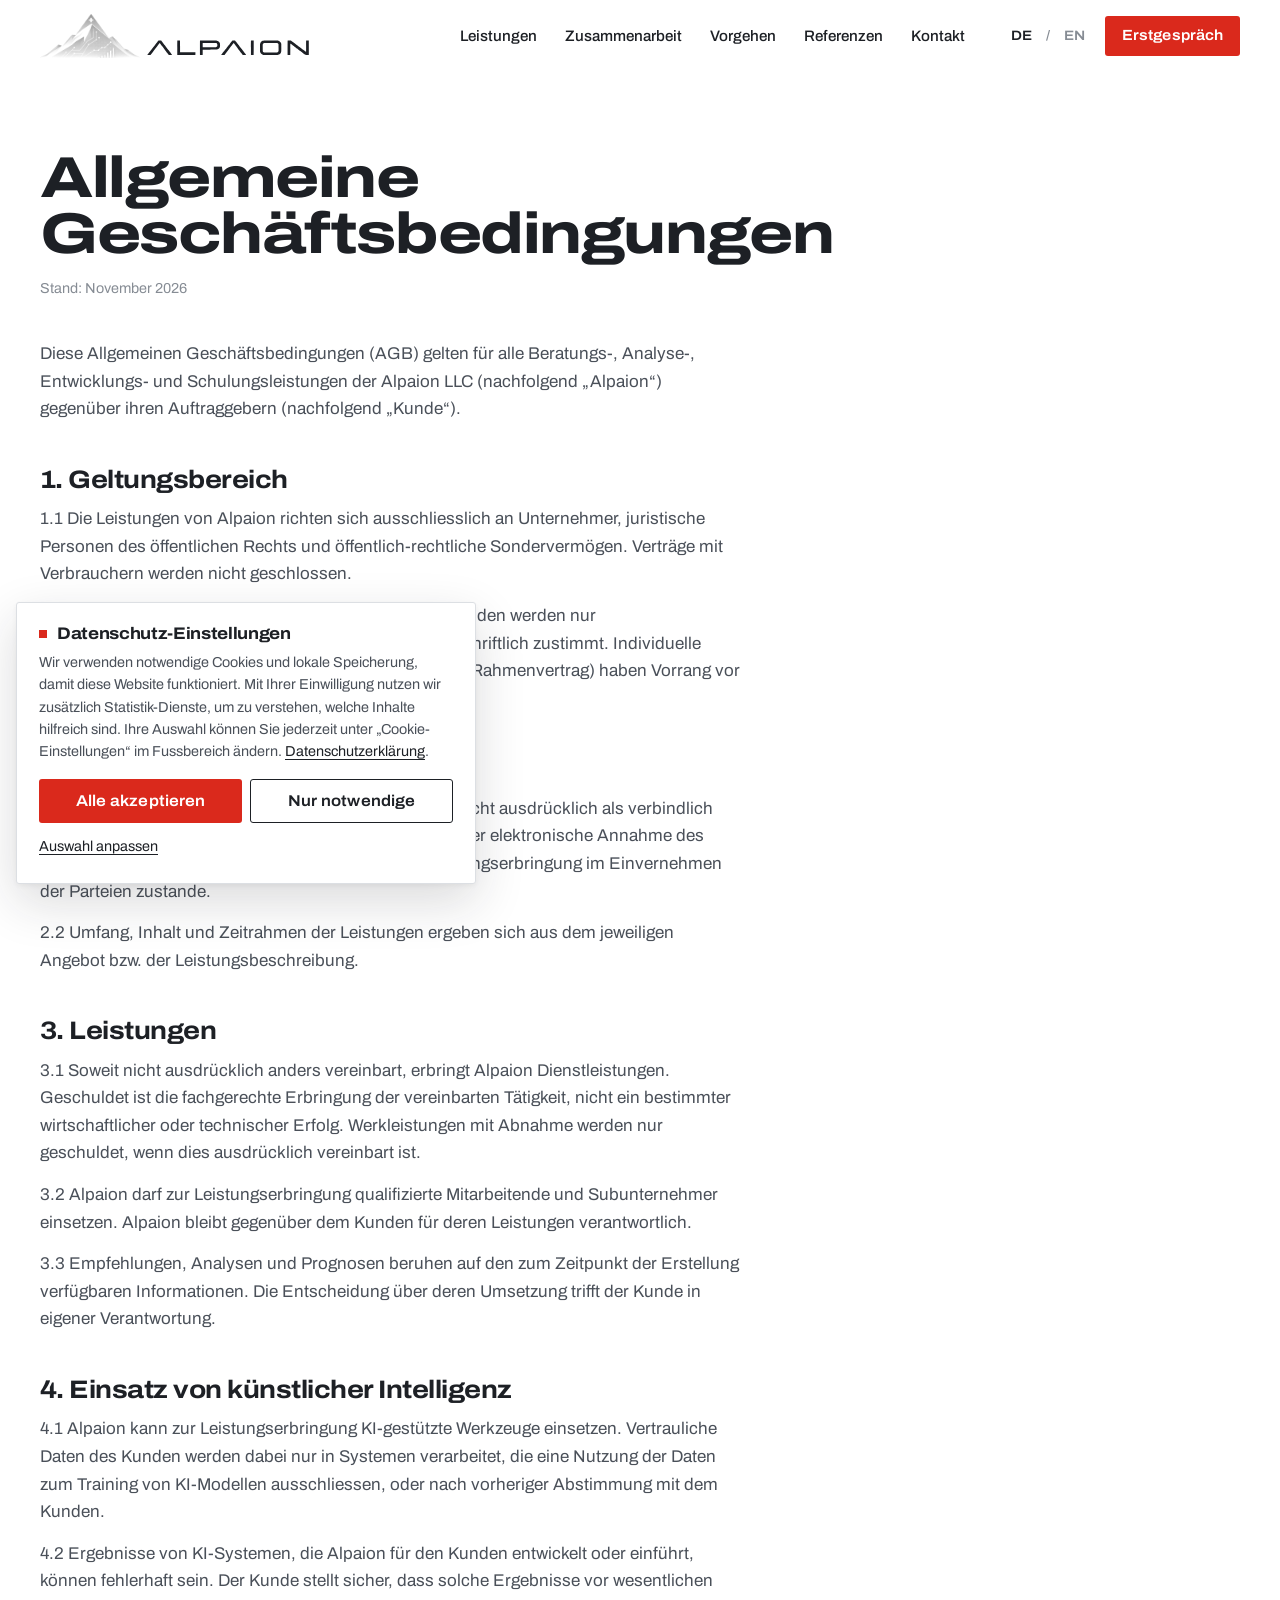
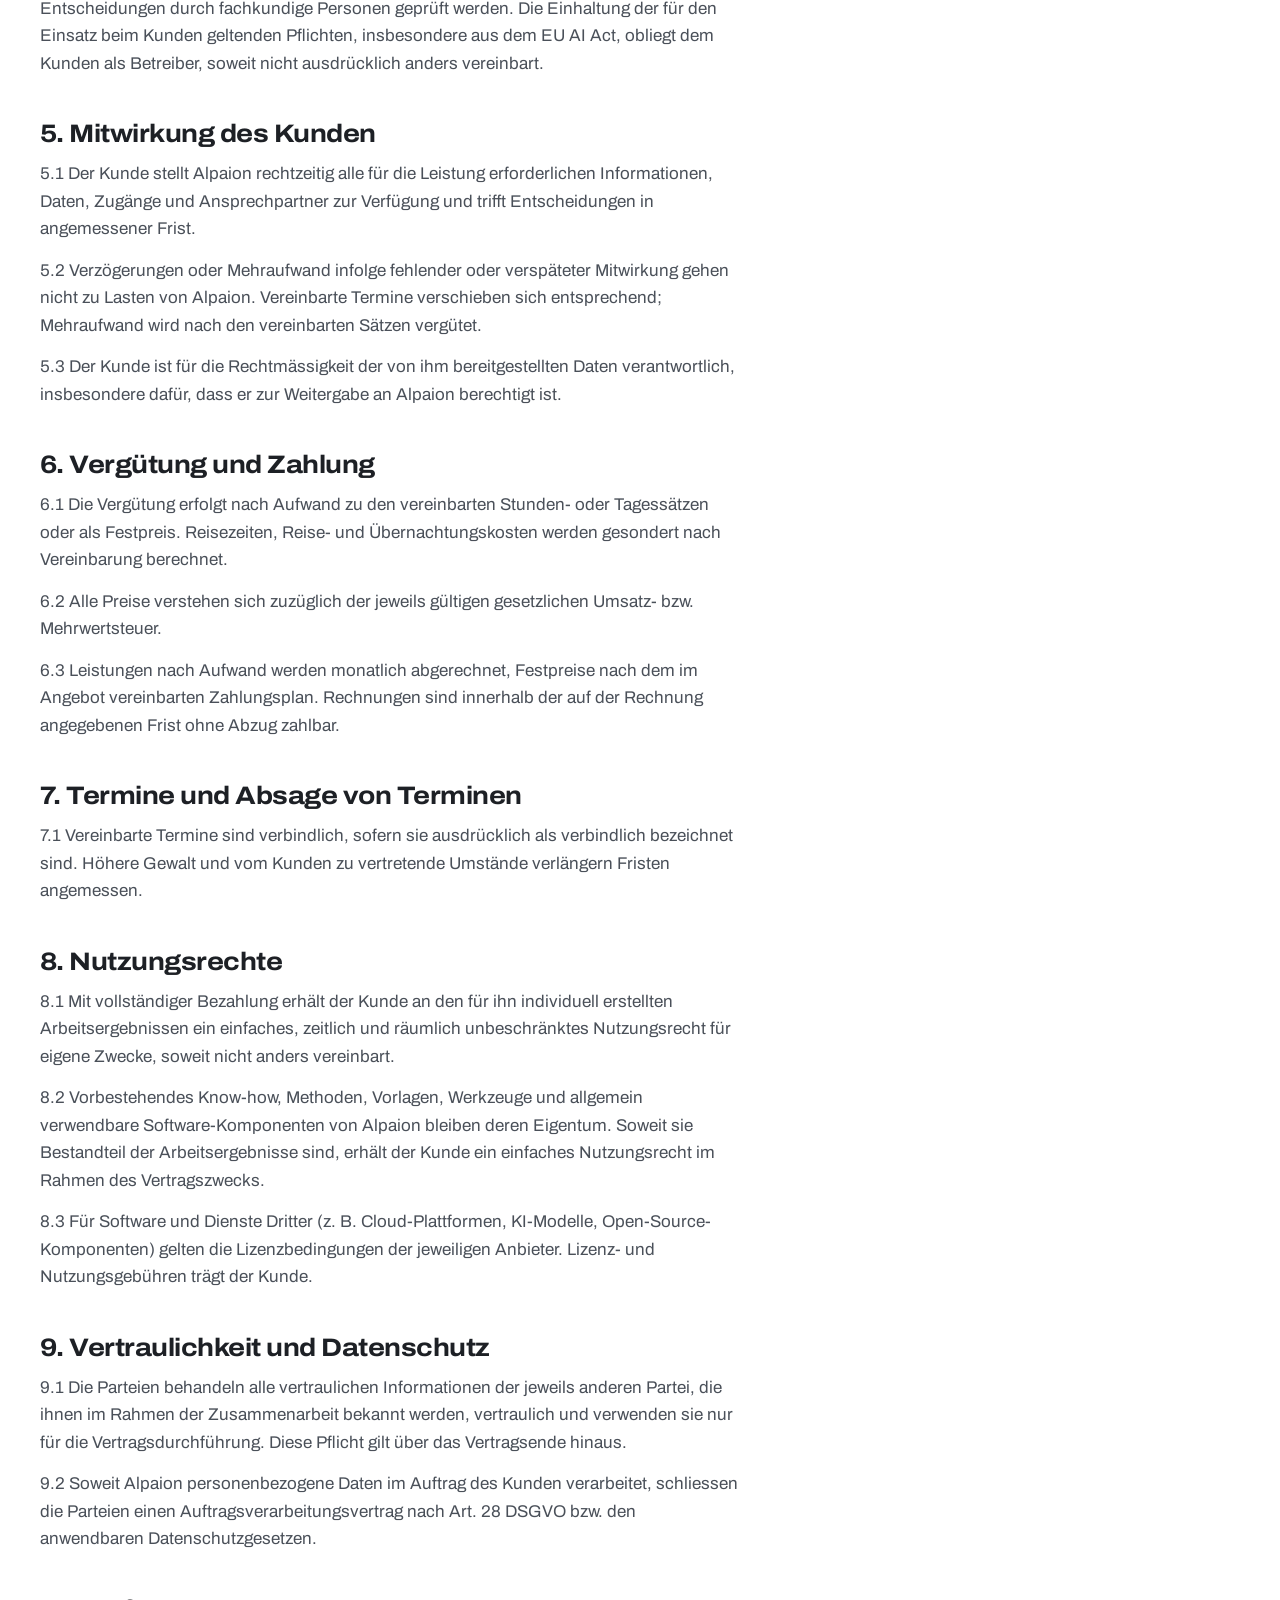
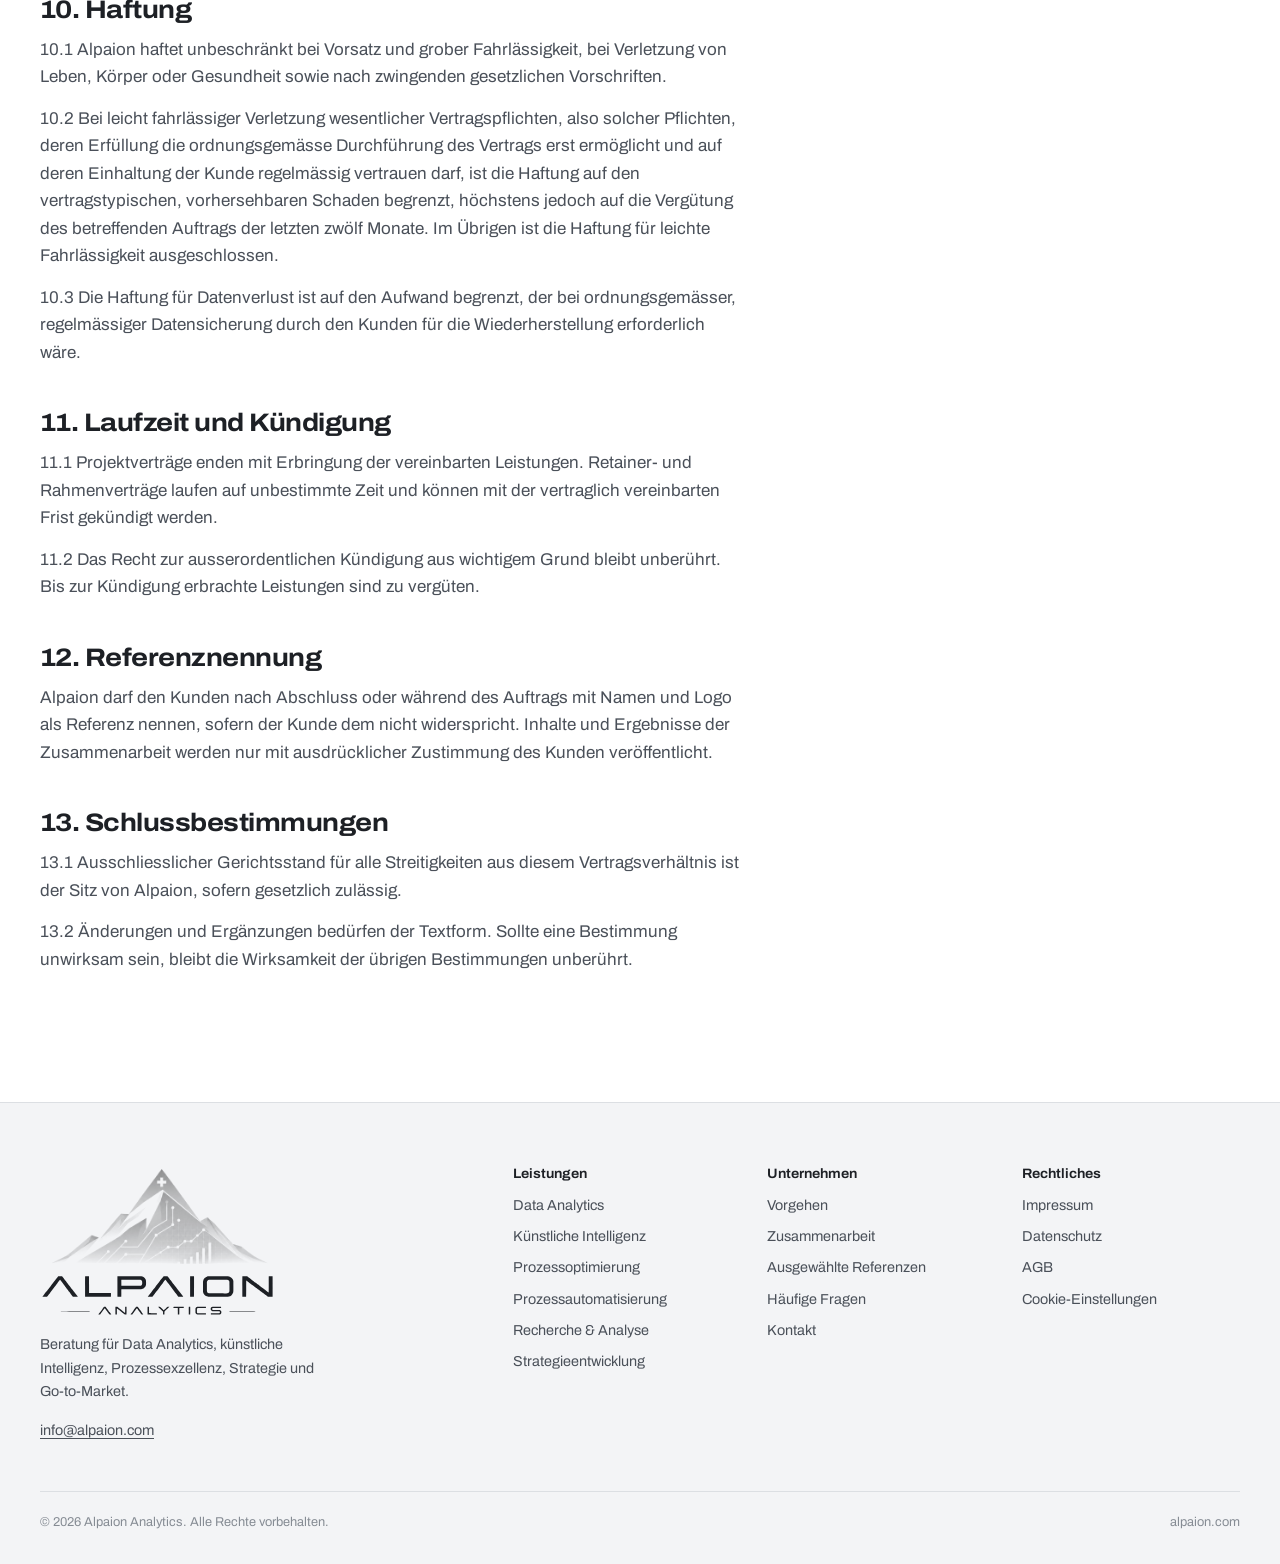
<file: agb.html>
<!doctype html>
<html lang="de" data-privacy="datenschutz.html">
<head>
<meta charset="utf-8">
<title>AGB – Alpaion</title>
<meta name="viewport" content="width=device-width, initial-scale=1, viewport-fit=cover">
<meta name="claude:viewport-fit-sides" content="cover">
<meta name="description" content="Allgemeine Geschäftsbedingungen für Beratungs- und Projektleistungen von Alpaion.">
<link rel="canonical" href="https://alpaion.com/agb.html">
<link rel="alternate" hreflang="de" href="https://alpaion.com/agb.html">
<link rel="alternate" hreflang="en" href="https://alpaion.com/en/terms.html">
<link rel="alternate" hreflang="x-default" href="https://alpaion.com/agb.html">
<meta property="og:type" content="website">
<meta property="og:site_name" content="Alpaion Analytics">
<meta property="og:title" content="AGB – Alpaion">
<meta property="og:description" content="Allgemeine Geschäftsbedingungen für Beratungs- und Projektleistungen von Alpaion.">
<meta property="og:url" content="https://alpaion.com/agb.html">
<meta property="og:locale" content="de_DE">
<meta property="og:image" content="https://alpaion.com/assets/img/og-image.png">
<meta property="og:image:width" content="1200">
<meta property="og:image:height" content="630">
<meta name="twitter:card" content="summary_large_image">
<meta name="theme-color" content="#FFFFFF">
<meta name="format-detection" content="telephone=no">
<link rel="icon" href="favicon.ico" sizes="48x48">
<link rel="icon" href="assets/img/favicon-32.png" type="image/png" sizes="32x32">
<link rel="apple-touch-icon" href="assets/img/apple-touch-icon.png">
<link rel="manifest" href="site.webmanifest">
<link rel="preload" href="assets/fonts/archivo-latin.woff2" as="font" type="font/woff2" crossorigin>
<link rel="stylesheet" href="assets/css/site.css?v=20261119">
<script src="assets/js/config.js?v=20261119" defer></script>
<script src="assets/js/consent.js?v=20261119" defer></script>
<script src="assets/js/site.js?v=20261119" defer></script>
</head>
<body>
<a class="skip-link" href="#main">Zum Inhalt springen</a>
<header class="site-header">
  <div class="wrap header-inner">
    <a class="brand" href="index.html" aria-label="Alpaion Startseite">
      <img src="assets/img/logo.svg" alt="Alpaion Analytics" width="269" height="44">
    </a>
    <nav class="nav" id="site-nav" aria-label="Hauptnavigation">
      <a href="index.html#leistungen">Leistungen</a>
      <a href="index.html#zusammenarbeit">Zusammenarbeit</a>
      <a href="index.html#vorgehen">Vorgehen</a>
      <a href="index.html#referenzen">Referenzen</a>
      <a href="index.html#kontakt">Kontakt</a>
      <a class="btn btn--primary nav-cta" href="index.html#kontakt" data-booking>Erstgespräch</a>
    </nav>
    <div class="header-actions">
      <div class="lang" role="group" aria-label="Sprache"><span aria-current="true">DE</span><span aria-hidden="true">/</span><a href="en/terms.html" hreflang="en" lang="en">EN</a></div>
      <a class="btn btn--primary btn--sm" href="index.html#kontakt" data-booking>Erstgespräch</a>
      <button class="nav-toggle" type="button" aria-controls="site-nav" aria-expanded="false" aria-label="Menü"><svg viewBox="0 0 24 24" fill="none" stroke="currentColor" stroke-width="1.8" aria-hidden="true"><path d="M3 7h18M3 12h18M3 17h18"/></svg></button>
    </div>
  </div>
</header>
<main id="main" class="legal">
  <div class="wrap">
    <article class="legal-inner">

<h1>Allgemeine Geschäftsbedingungen</h1>
<p class="updated">Stand: November 2026</p>

<p>Diese Allgemeinen Geschäftsbedingungen (AGB) gelten für alle Beratungs-, Analyse-, Entwicklungs- und Schulungsleistungen der Alpaion LLC (nachfolgend „Alpaion“) gegenüber ihren Auftraggebern (nachfolgend „Kunde“).</p>

<h2>1. Geltungsbereich</h2>
<p>1.1 Die Leistungen von Alpaion richten sich ausschliesslich an Unternehmer, juristische Personen des öffentlichen Rechts und öffentlich-rechtliche Sondervermögen. Verträge mit Verbrauchern werden nicht geschlossen.</p>
<p>1.2 Abweichende oder ergänzende Bedingungen des Kunden werden nur Vertragsbestandteil, wenn Alpaion ihnen ausdrücklich schriftlich zustimmt. Individuelle Vereinbarungen (z. B. Angebot, Leistungsbeschreibung, Rahmenvertrag) haben Vorrang vor diesen AGB.</p>

<h2>2. Vertragsschluss</h2>
<p>2.1 Angebote von Alpaion sind freibleibend, sofern sie nicht ausdrücklich als verbindlich bezeichnet sind. Ein Vertrag kommt durch schriftliche oder elektronische Annahme des Angebots (z. B. per E-Mail) oder durch Beginn der Leistungserbringung im Einvernehmen der Parteien zustande.</p>
<p>2.2 Umfang, Inhalt und Zeitrahmen der Leistungen ergeben sich aus dem jeweiligen Angebot bzw. der Leistungsbeschreibung.</p>

<h2>3. Leistungen</h2>
<p>3.1 Soweit nicht ausdrücklich anders vereinbart, erbringt Alpaion Dienstleistungen. Geschuldet ist die fachgerechte Erbringung der vereinbarten Tätigkeit, nicht ein bestimmter wirtschaftlicher oder technischer Erfolg. Werkleistungen mit Abnahme werden nur geschuldet, wenn dies ausdrücklich vereinbart ist.</p>
<p>3.2 Alpaion darf zur Leistungserbringung qualifizierte Mitarbeitende und Subunternehmer einsetzen. Alpaion bleibt gegenüber dem Kunden für deren Leistungen verantwortlich.</p>
<p>3.3 Empfehlungen, Analysen und Prognosen beruhen auf den zum Zeitpunkt der Erstellung verfügbaren Informationen. Die Entscheidung über deren Umsetzung trifft der Kunde in eigener Verantwortung.</p>

<h2>4. Einsatz von künstlicher Intelligenz</h2>
<p>4.1 Alpaion kann zur Leistungserbringung KI-gestützte Werkzeuge einsetzen. Vertrauliche Daten des Kunden werden dabei nur in Systemen verarbeitet, die eine Nutzung der Daten zum Training von KI-Modellen ausschliessen, oder nach vorheriger Abstimmung mit dem Kunden.</p>
<p>4.2 Ergebnisse von KI-Systemen, die Alpaion für den Kunden entwickelt oder einführt, können fehlerhaft sein. Der Kunde stellt sicher, dass solche Ergebnisse vor wesentlichen Entscheidungen durch fachkundige Personen geprüft werden. Die Einhaltung der für den Einsatz beim Kunden geltenden Pflichten, insbesondere aus dem EU AI Act, obliegt dem Kunden als Betreiber, soweit nicht ausdrücklich anders vereinbart.</p>

<h2>5. Mitwirkung des Kunden</h2>
<p>5.1 Der Kunde stellt Alpaion rechtzeitig alle für die Leistung erforderlichen Informationen, Daten, Zugänge und Ansprechpartner zur Verfügung und trifft Entscheidungen in angemessener Frist.</p>
<p>5.2 Verzögerungen oder Mehraufwand infolge fehlender oder verspäteter Mitwirkung gehen nicht zu Lasten von Alpaion. Vereinbarte Termine verschieben sich entsprechend; Mehraufwand wird nach den vereinbarten Sätzen vergütet.</p>
<p>5.3 Der Kunde ist für die Rechtmässigkeit der von ihm bereitgestellten Daten verantwortlich, insbesondere dafür, dass er zur Weitergabe an Alpaion berechtigt ist.</p>

<h2>6. Vergütung und Zahlung</h2>
<p>6.1 Die Vergütung erfolgt nach Aufwand zu den vereinbarten Stunden- oder Tagessätzen oder als Festpreis. Reisezeiten, Reise- und Übernachtungskosten werden gesondert nach Vereinbarung berechnet.</p>
<p>6.2 Alle Preise verstehen sich zuzüglich der jeweils gültigen gesetzlichen Umsatz- bzw. Mehrwertsteuer.</p>
<p>6.3 Leistungen nach Aufwand werden monatlich abgerechnet, Festpreise nach dem im Angebot vereinbarten Zahlungsplan. Rechnungen sind innerhalb der auf der Rechnung angegebenen Frist ohne Abzug zahlbar.</p>

<h2>7. Termine und Absage von Terminen</h2>
<p>7.1 Vereinbarte Termine sind verbindlich, sofern sie ausdrücklich als verbindlich bezeichnet sind. Höhere Gewalt und vom Kunden zu vertretende Umstände verlängern Fristen angemessen.</p>

<h2>8. Nutzungsrechte</h2>
<p>8.1 Mit vollständiger Bezahlung erhält der Kunde an den für ihn individuell erstellten Arbeitsergebnissen ein einfaches, zeitlich und räumlich unbeschränktes Nutzungsrecht für eigene Zwecke, soweit nicht anders vereinbart.</p>
<p>8.2 Vorbestehendes Know-how, Methoden, Vorlagen, Werkzeuge und allgemein verwendbare Software-Komponenten von Alpaion bleiben deren Eigentum. Soweit sie Bestandteil der Arbeitsergebnisse sind, erhält der Kunde ein einfaches Nutzungsrecht im Rahmen des Vertragszwecks.</p>
<p>8.3 Für Software und Dienste Dritter (z. B. Cloud-Plattformen, KI-Modelle, Open-Source-Komponenten) gelten die Lizenzbedingungen der jeweiligen Anbieter. Lizenz- und Nutzungsgebühren trägt der Kunde.</p>

<h2>9. Vertraulichkeit und Datenschutz</h2>
<p>9.1 Die Parteien behandeln alle vertraulichen Informationen der jeweils anderen Partei, die ihnen im Rahmen der Zusammenarbeit bekannt werden, vertraulich und verwenden sie nur für die Vertragsdurchführung. Diese Pflicht gilt über das Vertragsende hinaus.</p>
<p>9.2 Soweit Alpaion personenbezogene Daten im Auftrag des Kunden verarbeitet, schliessen die Parteien einen Auftragsverarbeitungsvertrag nach Art. 28 DSGVO bzw. den anwendbaren Datenschutzgesetzen.</p>

<h2>10. Haftung</h2>
<p>10.1 Alpaion haftet unbeschränkt bei Vorsatz und grober Fahrlässigkeit, bei Verletzung von Leben, Körper oder Gesundheit sowie nach zwingenden gesetzlichen Vorschriften.</p>
<p>10.2 Bei leicht fahrlässiger Verletzung wesentlicher Vertragspflichten, also solcher Pflichten, deren Erfüllung die ordnungsgemässe Durchführung des Vertrags erst ermöglicht und auf deren Einhaltung der Kunde regelmässig vertrauen darf, ist die Haftung auf den vertragstypischen, vorhersehbaren Schaden begrenzt, höchstens jedoch auf die Vergütung des betreffenden Auftrags der letzten zwölf Monate. Im Übrigen ist die Haftung für leichte Fahrlässigkeit ausgeschlossen.</p>
<p>10.3 Die Haftung für Datenverlust ist auf den Aufwand begrenzt, der bei ordnungsgemässer, regelmässiger Datensicherung durch den Kunden für die Wiederherstellung erforderlich wäre.</p>

<h2>11. Laufzeit und Kündigung</h2>
<p>11.1 Projektverträge enden mit Erbringung der vereinbarten Leistungen. Retainer- und Rahmenverträge laufen auf unbestimmte Zeit und können mit der vertraglich vereinbarten Frist gekündigt werden.</p>
<p>11.2 Das Recht zur ausserordentlichen Kündigung aus wichtigem Grund bleibt unberührt. Bis zur Kündigung erbrachte Leistungen sind zu vergüten.</p>

<h2>12. Referenznennung</h2>
<p>Alpaion darf den Kunden nach Abschluss oder während des Auftrags mit Namen und Logo als Referenz nennen, sofern der Kunde dem nicht widerspricht. Inhalte und Ergebnisse der Zusammenarbeit werden nur mit ausdrücklicher Zustimmung des Kunden veröffentlicht.</p>

<h2>13. Schlussbestimmungen</h2>
<p>13.1 Ausschliesslicher Gerichtsstand für alle Streitigkeiten aus diesem Vertragsverhältnis ist der Sitz von Alpaion, sofern gesetzlich zulässig.</p>
<p>13.2 Änderungen und Ergänzungen bedürfen der Textform. Sollte eine Bestimmung unwirksam sein, bleibt die Wirksamkeit der übrigen Bestimmungen unberührt.</p>

    </article>
  </div>
</main>
<footer class="site-footer">
  <div class="wrap">
    <div class="footer-grid">
      <div class="footer-brand">
        <img src="assets/img/logo-full.svg" alt="Alpaion Analytics" width="236" height="150">
        <p>Beratung für Data Analytics, künstliche Intelligenz, Prozessexzellenz, Strategie und Go-to-Market.</p>
        <p><a href="mailto:info@alpaion.com" data-email>info@alpaion.com</a></p>
      </div>
      <div class="footer-col">
        <h2>Leistungen</h2>
        <ul><li><a href="index.html#leistungen">Data Analytics</a></li><li><a href="index.html#leistungen">Künstliche Intelligenz</a></li><li><a href="index.html#leistungen">Prozessoptimierung</a></li><li><a href="index.html#leistungen">Prozessautomatisierung</a></li><li><a href="index.html#leistungen">Recherche &amp; Analyse</a></li><li><a href="index.html#leistungen">Strategieentwicklung</a></li></ul>
      </div>
      <div class="footer-col">
        <h2>Unternehmen</h2>
        <ul><li><a href="index.html#vorgehen">Vorgehen</a></li><li><a href="index.html#zusammenarbeit">Zusammenarbeit</a></li><li><a href="index.html#referenzen">Ausgewählte Referenzen</a></li><li><a href="index.html#faq">Häufige Fragen</a></li><li><a href="index.html#kontakt">Kontakt</a></li></ul>
      </div>
      <div class="footer-col">
        <h2>Rechtliches</h2>
        <ul>
          <li><a href="impressum.html">Impressum</a></li>
          <li><a href="datenschutz.html">Datenschutz</a></li>
          <li><a href="agb.html">AGB</a></li>
          <li><button type="button" class="linkbtn" data-cc-open>Cookie-Einstellungen</button></li>
        </ul>
      </div>
    </div>
    <div class="footer-bottom">
      <span>© <span data-year>2026</span> Alpaion Analytics. Alle Rechte vorbehalten.</span>
      <span>alpaion.com</span>
    </div>
  </div>
</footer>
</body>
</html>
</file>
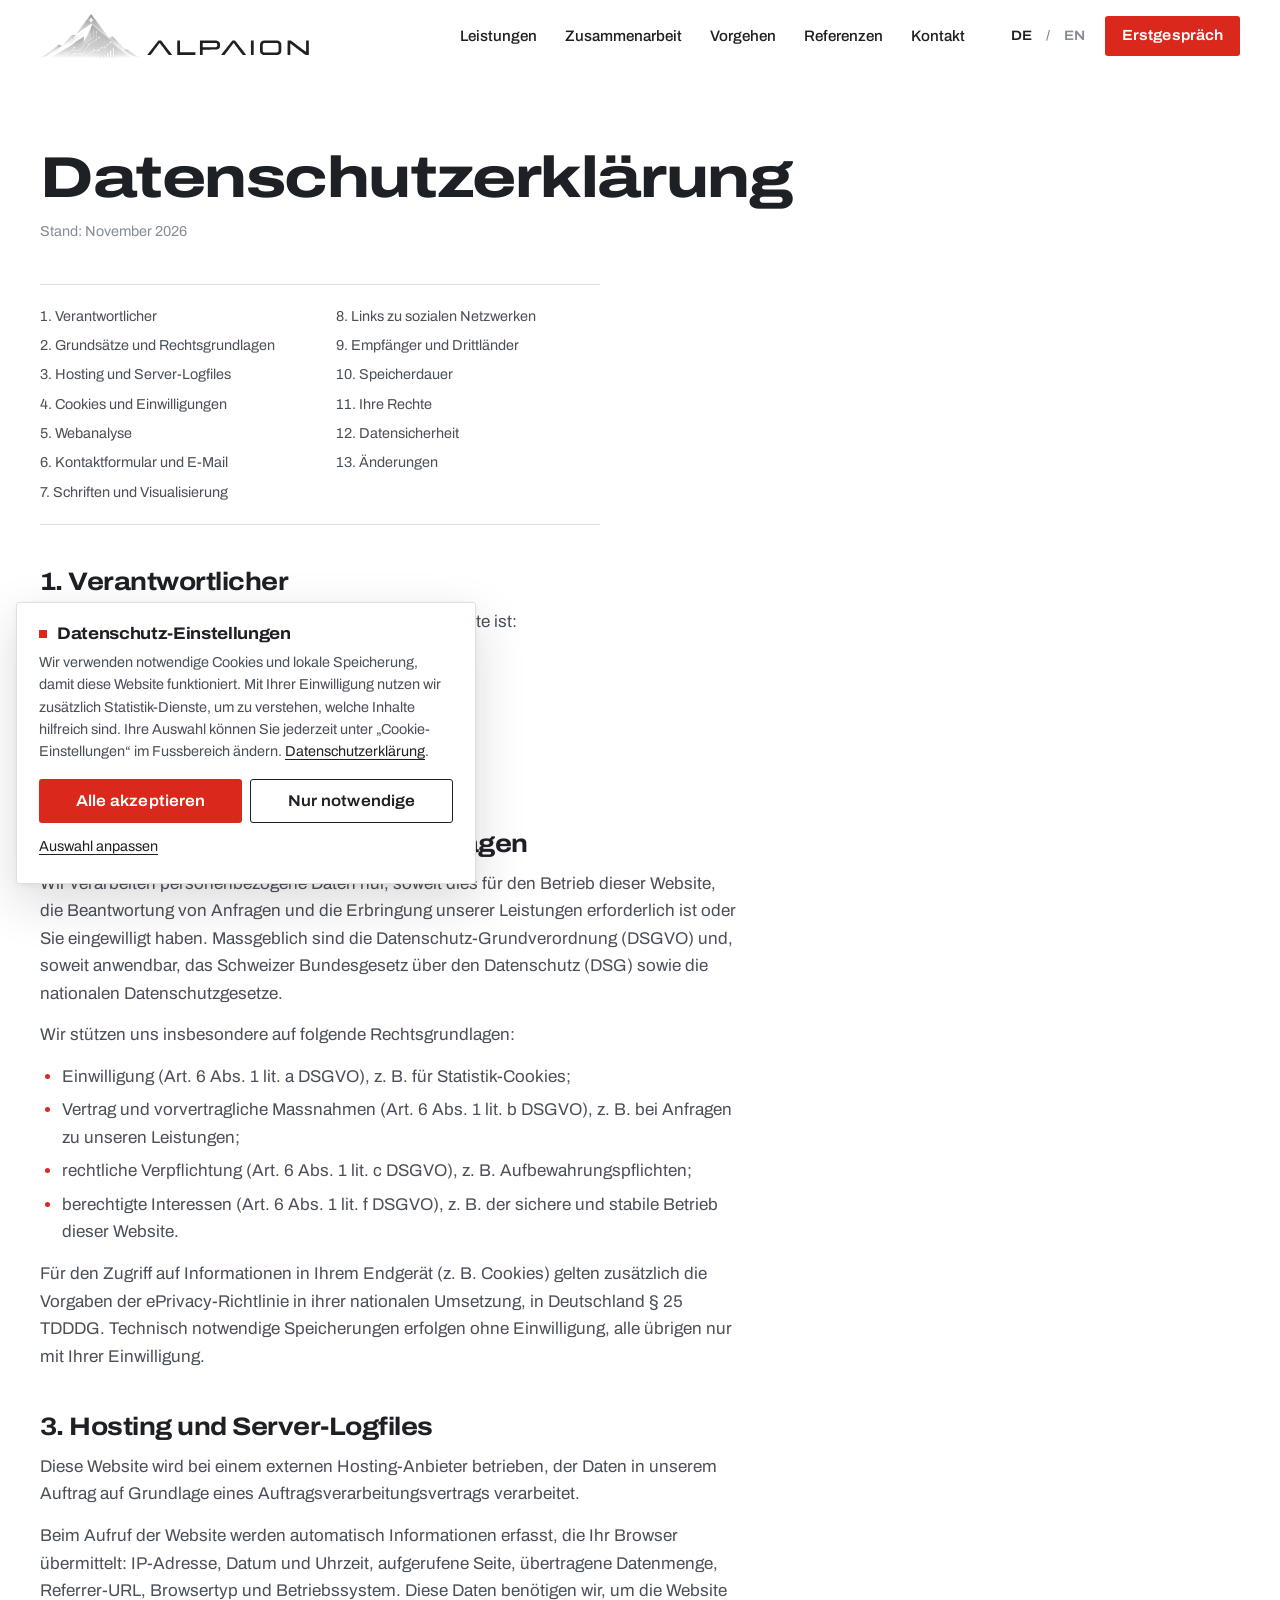
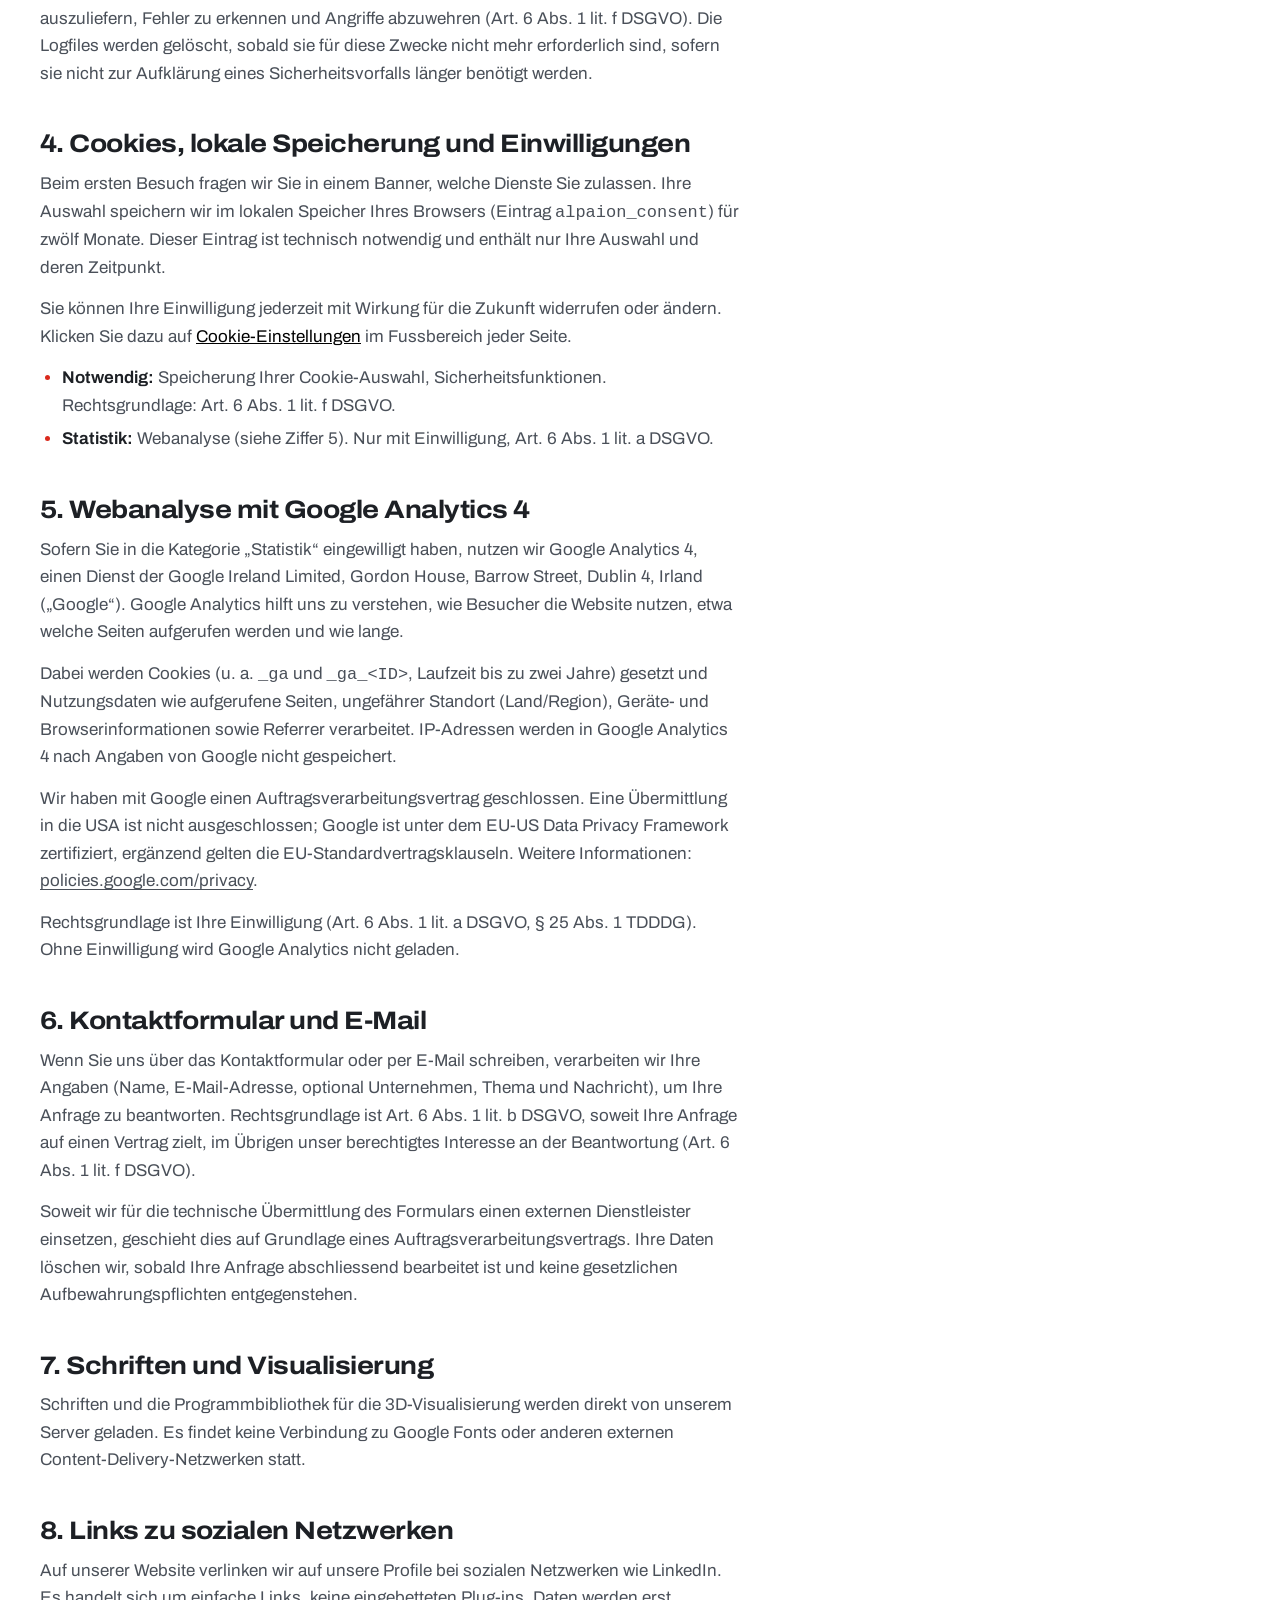
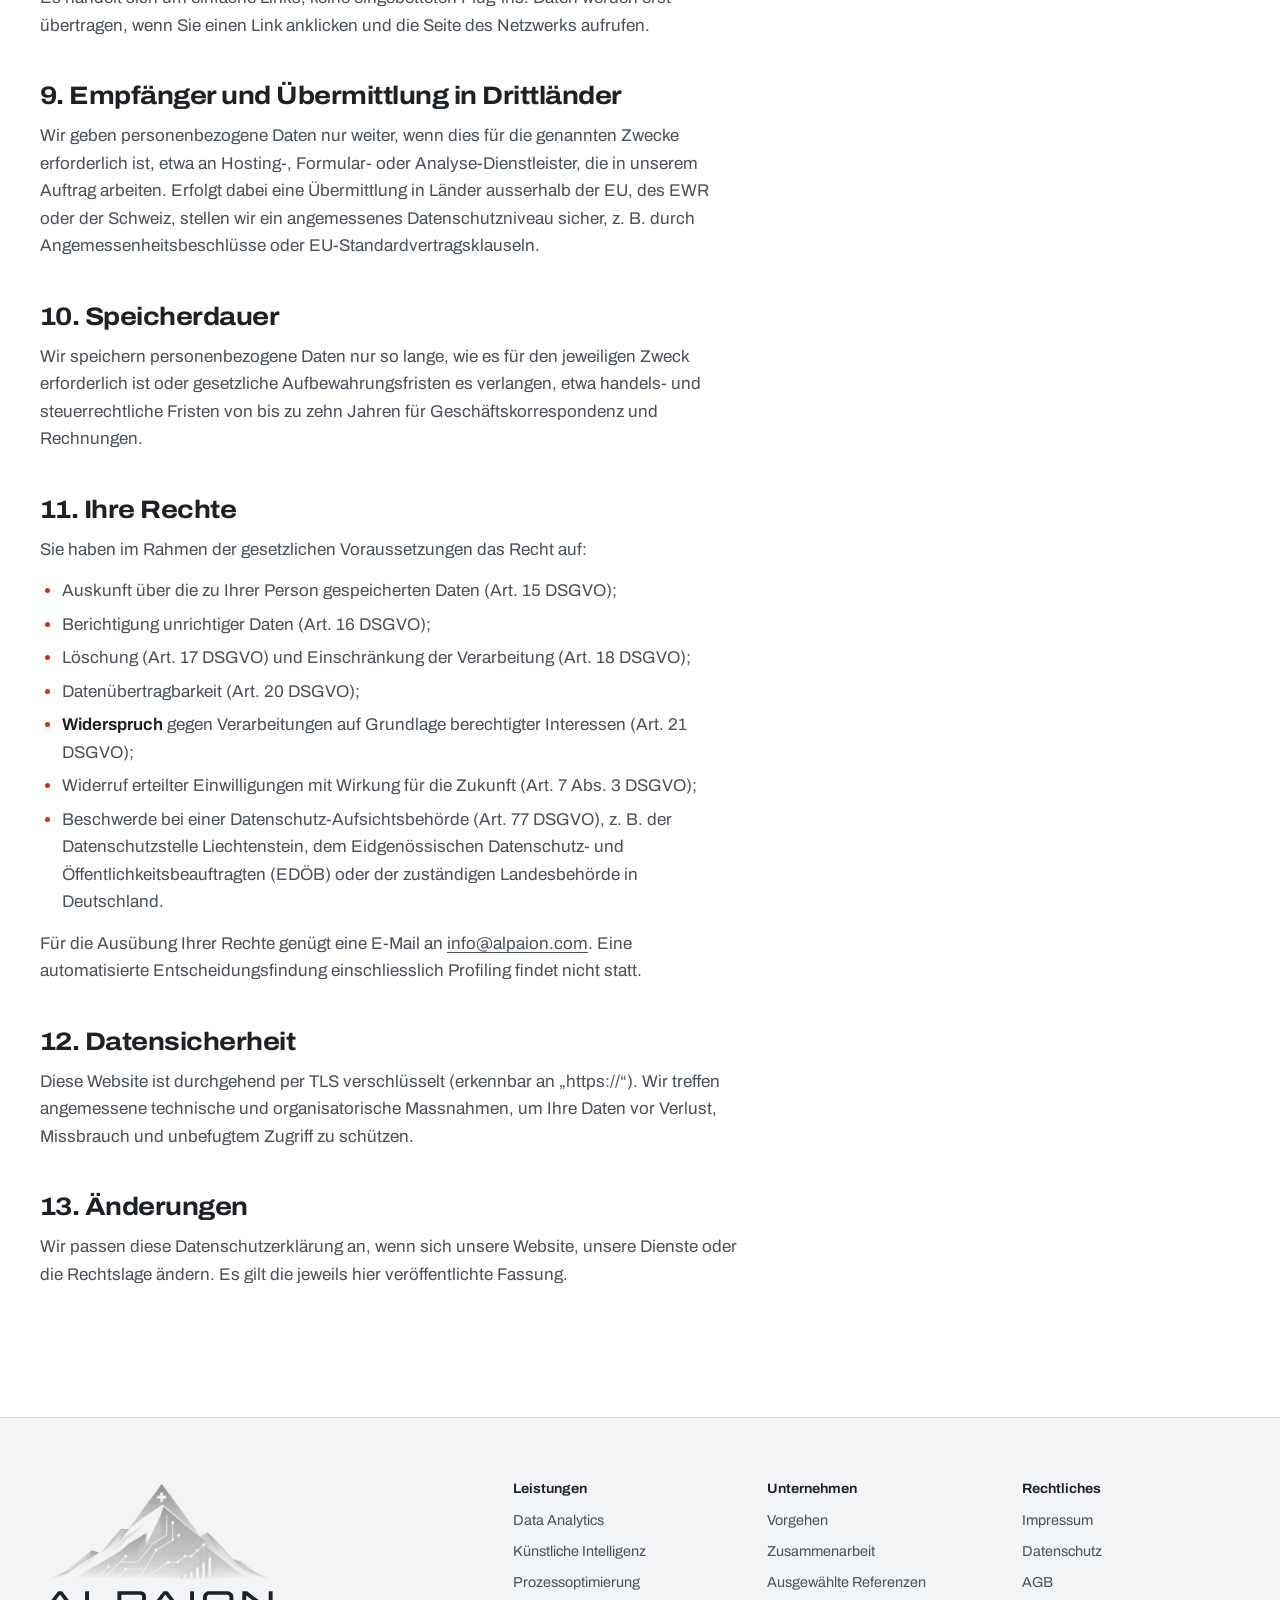
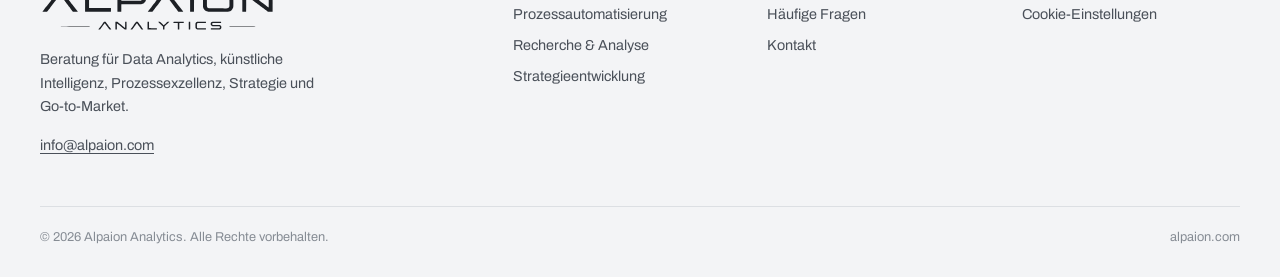
<file: datenschutz.html>
<!doctype html>
<html lang="de" data-privacy="datenschutz.html">
<head>
<meta charset="utf-8">
<title>Datenschutzerklärung – Alpaion</title>
<meta name="viewport" content="width=device-width, initial-scale=1, viewport-fit=cover">
<meta name="claude:viewport-fit-sides" content="cover">
<meta name="description" content="Wie Alpaion personenbezogene Daten auf alpaion.com verarbeitet.">
<link rel="canonical" href="https://alpaion.com/datenschutz.html">
<link rel="alternate" hreflang="de" href="https://alpaion.com/datenschutz.html">
<link rel="alternate" hreflang="en" href="https://alpaion.com/en/privacy.html">
<link rel="alternate" hreflang="x-default" href="https://alpaion.com/datenschutz.html">
<meta property="og:type" content="website">
<meta property="og:site_name" content="Alpaion Analytics">
<meta property="og:title" content="Datenschutzerklärung – Alpaion">
<meta property="og:description" content="Wie Alpaion personenbezogene Daten auf alpaion.com verarbeitet.">
<meta property="og:url" content="https://alpaion.com/datenschutz.html">
<meta property="og:locale" content="de_DE">
<meta property="og:image" content="https://alpaion.com/assets/img/og-image.png">
<meta property="og:image:width" content="1200">
<meta property="og:image:height" content="630">
<meta name="twitter:card" content="summary_large_image">
<meta name="theme-color" content="#FFFFFF">
<meta name="format-detection" content="telephone=no">
<link rel="icon" href="favicon.ico" sizes="48x48">
<link rel="icon" href="assets/img/favicon-32.png" type="image/png" sizes="32x32">
<link rel="apple-touch-icon" href="assets/img/apple-touch-icon.png">
<link rel="manifest" href="site.webmanifest">
<link rel="preload" href="assets/fonts/archivo-latin.woff2" as="font" type="font/woff2" crossorigin>
<link rel="stylesheet" href="assets/css/site.css?v=20261119">
<script src="assets/js/config.js?v=20261119" defer></script>
<script src="assets/js/consent.js?v=20261119" defer></script>
<script src="assets/js/site.js?v=20261119" defer></script>
</head>
<body>
<a class="skip-link" href="#main">Zum Inhalt springen</a>
<header class="site-header">
  <div class="wrap header-inner">
    <a class="brand" href="index.html" aria-label="Alpaion Startseite">
      <img src="assets/img/logo.svg" alt="Alpaion Analytics" width="269" height="44">
    </a>
    <nav class="nav" id="site-nav" aria-label="Hauptnavigation">
      <a href="index.html#leistungen">Leistungen</a>
      <a href="index.html#zusammenarbeit">Zusammenarbeit</a>
      <a href="index.html#vorgehen">Vorgehen</a>
      <a href="index.html#referenzen">Referenzen</a>
      <a href="index.html#kontakt">Kontakt</a>
      <a class="btn btn--primary nav-cta" href="index.html#kontakt" data-booking>Erstgespräch</a>
    </nav>
    <div class="header-actions">
      <div class="lang" role="group" aria-label="Sprache"><span aria-current="true">DE</span><span aria-hidden="true">/</span><a href="en/privacy.html" hreflang="en" lang="en">EN</a></div>
      <a class="btn btn--primary btn--sm" href="index.html#kontakt" data-booking>Erstgespräch</a>
      <button class="nav-toggle" type="button" aria-controls="site-nav" aria-expanded="false" aria-label="Menü"><svg viewBox="0 0 24 24" fill="none" stroke="currentColor" stroke-width="1.8" aria-hidden="true"><path d="M3 7h18M3 12h18M3 17h18"/></svg></button>
    </div>
  </div>
</header>
<main id="main" class="legal">
  <div class="wrap">
    <article class="legal-inner">

<h1>Datenschutzerklärung</h1>
<p class="updated">Stand: November 2026</p>

<ol class="toc">
  <li><a href="#verantwortlicher">1. Verantwortlicher</a></li>
  <li><a href="#grundsaetze">2. Grundsätze und Rechtsgrundlagen</a></li>
  <li><a href="#hosting">3. Hosting und Server-Logfiles</a></li>
  <li><a href="#cookies">4. Cookies und Einwilligungen</a></li>
  <li><a href="#analyse">5. Webanalyse</a></li>
  <li><a href="#kontakt">6. Kontaktformular und E-Mail</a></li>
  <li><a href="#schriften">7. Schriften und Visualisierung</a></li>
  <li><a href="#links">8. Links zu sozialen Netzwerken</a></li>
  <li><a href="#empfaenger">9. Empfänger und Drittländer</a></li>
  <li><a href="#speicherdauer">10. Speicherdauer</a></li>
  <li><a href="#rechte">11. Ihre Rechte</a></li>
  <li><a href="#sicherheit">12. Datensicherheit</a></li>
  <li><a href="#aenderungen">13. Änderungen</a></li>
</ol>

<h2 id="verantwortlicher">1. Verantwortlicher</h2>
<p>Verantwortlich für die Datenverarbeitung auf dieser Website ist:</p>
<p><strong>Alpaion LLC</strong><br>1209 Mountain Rd Pl NE, Ste R<br>Albuquerque, NM 87110<br>USA<br>E-Mail: <a href="mailto:info@alpaion.com" data-email>info@alpaion.com</a></p>

<h2 id="grundsaetze">2. Grundsätze und Rechtsgrundlagen</h2>
<p>Wir verarbeiten personenbezogene Daten nur, soweit dies für den Betrieb dieser Website, die Beantwortung von Anfragen und die Erbringung unserer Leistungen erforderlich ist oder Sie eingewilligt haben. Massgeblich sind die Datenschutz-Grundverordnung (DSGVO) und, soweit anwendbar, das Schweizer Bundesgesetz über den Datenschutz (DSG) sowie die nationalen Datenschutzgesetze.</p>
<p>Wir stützen uns insbesondere auf folgende Rechtsgrundlagen:</p>
<ul>
  <li>Einwilligung (Art. 6 Abs. 1 lit. a DSGVO), z. B. für Statistik-Cookies;</li>
  <li>Vertrag und vorvertragliche Massnahmen (Art. 6 Abs. 1 lit. b DSGVO), z. B. bei Anfragen zu unseren Leistungen;</li>
  <li>rechtliche Verpflichtung (Art. 6 Abs. 1 lit. c DSGVO), z. B. Aufbewahrungspflichten;</li>
  <li>berechtigte Interessen (Art. 6 Abs. 1 lit. f DSGVO), z. B. der sichere und stabile Betrieb dieser Website.</li>
</ul>
<p>Für den Zugriff auf Informationen in Ihrem Endgerät (z. B. Cookies) gelten zusätzlich die Vorgaben der ePrivacy-Richtlinie in ihrer nationalen Umsetzung, in Deutschland § 25 TDDDG. Technisch notwendige Speicherungen erfolgen ohne Einwilligung, alle übrigen nur mit Ihrer Einwilligung.</p>

<h2 id="hosting">3. Hosting und Server-Logfiles</h2>
<p>Diese Website wird bei einem externen Hosting-Anbieter betrieben, der Daten in unserem Auftrag auf Grundlage eines Auftragsverarbeitungsvertrags verarbeitet.</p>
<p>Beim Aufruf der Website werden automatisch Informationen erfasst, die Ihr Browser übermittelt: IP-Adresse, Datum und Uhrzeit, aufgerufene Seite, übertragene Datenmenge, Referrer-URL, Browsertyp und Betriebssystem. Diese Daten benötigen wir, um die Website auszuliefern, Fehler zu erkennen und Angriffe abzuwehren (Art. 6 Abs. 1 lit. f DSGVO). Die Logfiles werden gelöscht, sobald sie für diese Zwecke nicht mehr erforderlich sind, sofern sie nicht zur Aufklärung eines Sicherheitsvorfalls länger benötigt werden.</p>

<h2 id="cookies">4. Cookies, lokale Speicherung und Einwilligungen</h2>
<p>Beim ersten Besuch fragen wir Sie in einem Banner, welche Dienste Sie zulassen. Ihre Auswahl speichern wir im lokalen Speicher Ihres Browsers (Eintrag <code>alpaion_consent</code>) für zwölf Monate. Dieser Eintrag ist technisch notwendig und enthält nur Ihre Auswahl und deren Zeitpunkt.</p>
<p>Sie können Ihre Einwilligung jederzeit mit Wirkung für die Zukunft widerrufen oder ändern. Klicken Sie dazu auf <button type="button" class="linkbtn" data-cc-open><u>Cookie-Einstellungen</u></button> im Fussbereich jeder Seite.</p>
<ul>
  <li><strong>Notwendig:</strong> Speicherung Ihrer Cookie-Auswahl, Sicherheitsfunktionen. Rechtsgrundlage: Art. 6 Abs. 1 lit. f DSGVO.</li>
  <li><strong>Statistik:</strong> Webanalyse (siehe Ziffer 5). Nur mit Einwilligung, Art. 6 Abs. 1 lit. a DSGVO.</li>
</ul>

<h2 id="analyse">5. Webanalyse mit Google Analytics 4</h2>
<p>Sofern Sie in die Kategorie „Statistik“ eingewilligt haben, nutzen wir Google Analytics 4, einen Dienst der Google Ireland Limited, Gordon House, Barrow Street, Dublin 4, Irland („Google“). Google Analytics hilft uns zu verstehen, wie Besucher die Website nutzen, etwa welche Seiten aufgerufen werden und wie lange.</p>
<p>Dabei werden Cookies (u. a. <code>_ga</code> und <code>_ga_&lt;ID&gt;</code>, Laufzeit bis zu zwei Jahre) gesetzt und Nutzungsdaten wie aufgerufene Seiten, ungefährer Standort (Land/Region), Geräte- und Browserinformationen sowie Referrer verarbeitet. IP-Adressen werden in Google Analytics 4 nach Angaben von Google nicht gespeichert.</p>
<p>Wir haben mit Google einen Auftragsverarbeitungsvertrag geschlossen. Eine Übermittlung in die USA ist nicht ausgeschlossen; Google ist unter dem EU-US Data Privacy Framework zertifiziert, ergänzend gelten die EU-Standardvertragsklauseln. Weitere Informationen: <a href="https://policies.google.com/privacy" rel="noopener" target="_blank">policies.google.com/privacy</a>.</p>
<p>Rechtsgrundlage ist Ihre Einwilligung (Art. 6 Abs. 1 lit. a DSGVO, § 25 Abs. 1 TDDDG). Ohne Einwilligung wird Google Analytics nicht geladen.</p>

<h2 id="kontakt">6. Kontaktformular und E-Mail</h2>
<p>Wenn Sie uns über das Kontaktformular oder per E-Mail schreiben, verarbeiten wir Ihre Angaben (Name, E-Mail-Adresse, optional Unternehmen, Thema und Nachricht), um Ihre Anfrage zu beantworten. Rechtsgrundlage ist Art. 6 Abs. 1 lit. b DSGVO, soweit Ihre Anfrage auf einen Vertrag zielt, im Übrigen unser berechtigtes Interesse an der Beantwortung (Art. 6 Abs. 1 lit. f DSGVO).</p>
<p>Soweit wir für die technische Übermittlung des Formulars einen externen Dienstleister einsetzen, geschieht dies auf Grundlage eines Auftragsverarbeitungsvertrags. Ihre Daten löschen wir, sobald Ihre Anfrage abschliessend bearbeitet ist und keine gesetzlichen Aufbewahrungspflichten entgegenstehen.</p>

<h2 id="schriften">7. Schriften und Visualisierung</h2>
<p>Schriften und die Programmbibliothek für die 3D-Visualisierung werden direkt von unserem Server geladen. Es findet keine Verbindung zu Google Fonts oder anderen externen Content-Delivery-Netzwerken statt.</p>

<h2 id="links">8. Links zu sozialen Netzwerken</h2>
<p>Auf unserer Website verlinken wir auf unsere Profile bei sozialen Netzwerken wie LinkedIn. Es handelt sich um einfache Links, keine eingebetteten Plug-ins. Daten werden erst übertragen, wenn Sie einen Link anklicken und die Seite des Netzwerks aufrufen.</p>

<h2 id="empfaenger">9. Empfänger und Übermittlung in Drittländer</h2>
<p>Wir geben personenbezogene Daten nur weiter, wenn dies für die genannten Zwecke erforderlich ist, etwa an Hosting-, Formular- oder Analyse-Dienstleister, die in unserem Auftrag arbeiten. Erfolgt dabei eine Übermittlung in Länder ausserhalb der EU, des EWR oder der Schweiz, stellen wir ein angemessenes Datenschutzniveau sicher, z. B. durch Angemessenheitsbeschlüsse oder EU-Standardvertragsklauseln.</p>

<h2 id="speicherdauer">10. Speicherdauer</h2>
<p>Wir speichern personenbezogene Daten nur so lange, wie es für den jeweiligen Zweck erforderlich ist oder gesetzliche Aufbewahrungsfristen es verlangen, etwa handels- und steuerrechtliche Fristen von bis zu zehn Jahren für Geschäftskorrespondenz und Rechnungen.</p>

<h2 id="rechte">11. Ihre Rechte</h2>
<p>Sie haben im Rahmen der gesetzlichen Voraussetzungen das Recht auf:</p>
<ul>
  <li>Auskunft über die zu Ihrer Person gespeicherten Daten (Art. 15 DSGVO);</li>
  <li>Berichtigung unrichtiger Daten (Art. 16 DSGVO);</li>
  <li>Löschung (Art. 17 DSGVO) und Einschränkung der Verarbeitung (Art. 18 DSGVO);</li>
  <li>Datenübertragbarkeit (Art. 20 DSGVO);</li>
  <li><strong>Widerspruch</strong> gegen Verarbeitungen auf Grundlage berechtigter Interessen (Art. 21 DSGVO);</li>
  <li>Widerruf erteilter Einwilligungen mit Wirkung für die Zukunft (Art. 7 Abs. 3 DSGVO);</li>
  <li>Beschwerde bei einer Datenschutz-Aufsichtsbehörde (Art. 77 DSGVO), z. B. der Datenschutzstelle Liechtenstein, dem Eidgenössischen Datenschutz- und Öffentlichkeitsbeauftragten (EDÖB) oder der zuständigen Landesbehörde in Deutschland.</li>
</ul>
<p>Für die Ausübung Ihrer Rechte genügt eine E-Mail an <a href="mailto:info@alpaion.com" data-email>info@alpaion.com</a>. Eine automatisierte Entscheidungsfindung einschliesslich Profiling findet nicht statt.</p>

<h2 id="sicherheit">12. Datensicherheit</h2>
<p>Diese Website ist durchgehend per TLS verschlüsselt (erkennbar an „https://“). Wir treffen angemessene technische und organisatorische Massnahmen, um Ihre Daten vor Verlust, Missbrauch und unbefugtem Zugriff zu schützen.</p>

<h2 id="aenderungen">13. Änderungen</h2>
<p>Wir passen diese Datenschutzerklärung an, wenn sich unsere Website, unsere Dienste oder die Rechtslage ändern. Es gilt die jeweils hier veröffentlichte Fassung.</p>

    </article>
  </div>
</main>
<footer class="site-footer">
  <div class="wrap">
    <div class="footer-grid">
      <div class="footer-brand">
        <img src="assets/img/logo-full.svg" alt="Alpaion Analytics" width="236" height="150">
        <p>Beratung für Data Analytics, künstliche Intelligenz, Prozessexzellenz, Strategie und Go-to-Market.</p>
        <p><a href="mailto:info@alpaion.com" data-email>info@alpaion.com</a></p>
      </div>
      <div class="footer-col">
        <h2>Leistungen</h2>
        <ul><li><a href="index.html#leistungen">Data Analytics</a></li><li><a href="index.html#leistungen">Künstliche Intelligenz</a></li><li><a href="index.html#leistungen">Prozessoptimierung</a></li><li><a href="index.html#leistungen">Prozessautomatisierung</a></li><li><a href="index.html#leistungen">Recherche &amp; Analyse</a></li><li><a href="index.html#leistungen">Strategieentwicklung</a></li></ul>
      </div>
      <div class="footer-col">
        <h2>Unternehmen</h2>
        <ul><li><a href="index.html#vorgehen">Vorgehen</a></li><li><a href="index.html#zusammenarbeit">Zusammenarbeit</a></li><li><a href="index.html#referenzen">Ausgewählte Referenzen</a></li><li><a href="index.html#faq">Häufige Fragen</a></li><li><a href="index.html#kontakt">Kontakt</a></li></ul>
      </div>
      <div class="footer-col">
        <h2>Rechtliches</h2>
        <ul>
          <li><a href="impressum.html">Impressum</a></li>
          <li><a href="datenschutz.html">Datenschutz</a></li>
          <li><a href="agb.html">AGB</a></li>
          <li><button type="button" class="linkbtn" data-cc-open>Cookie-Einstellungen</button></li>
        </ul>
      </div>
    </div>
    <div class="footer-bottom">
      <span>© <span data-year>2026</span> Alpaion Analytics. Alle Rechte vorbehalten.</span>
      <span>alpaion.com</span>
    </div>
  </div>
</footer>
</body>
</html>
</file>
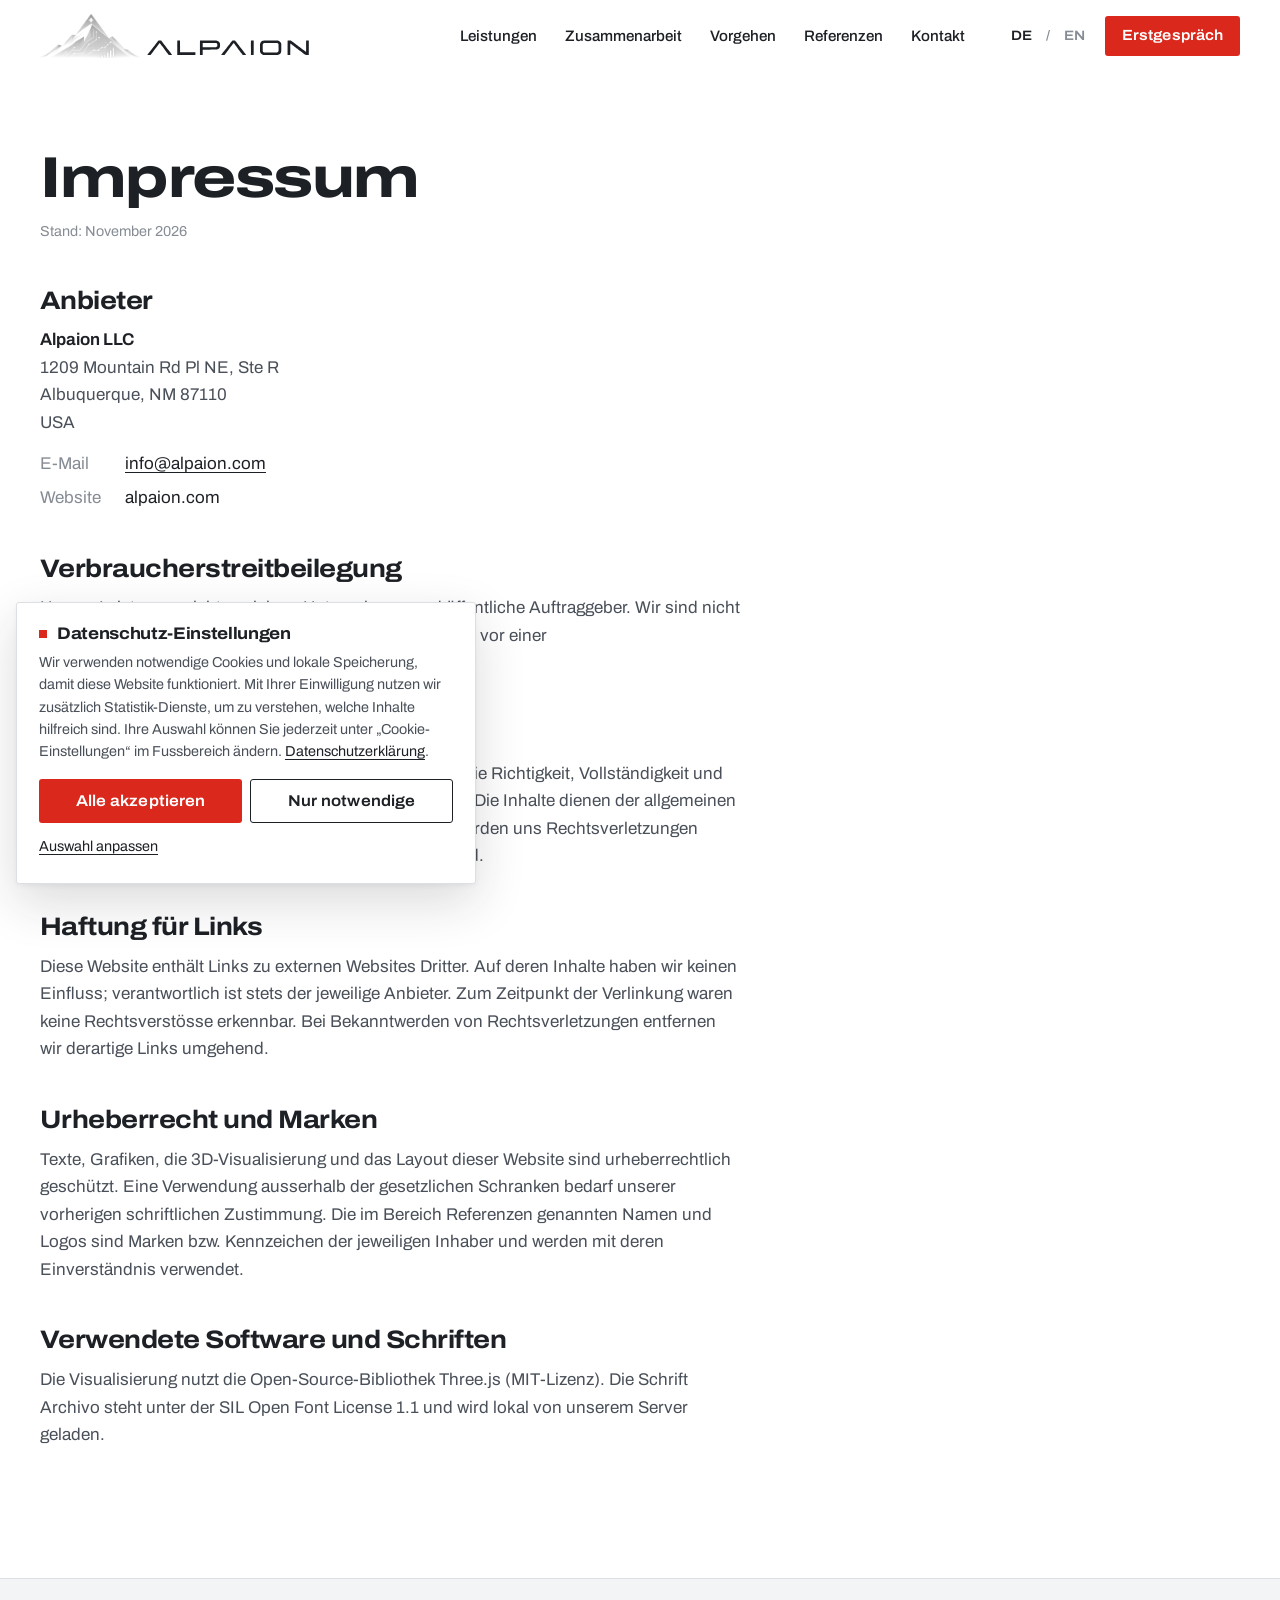
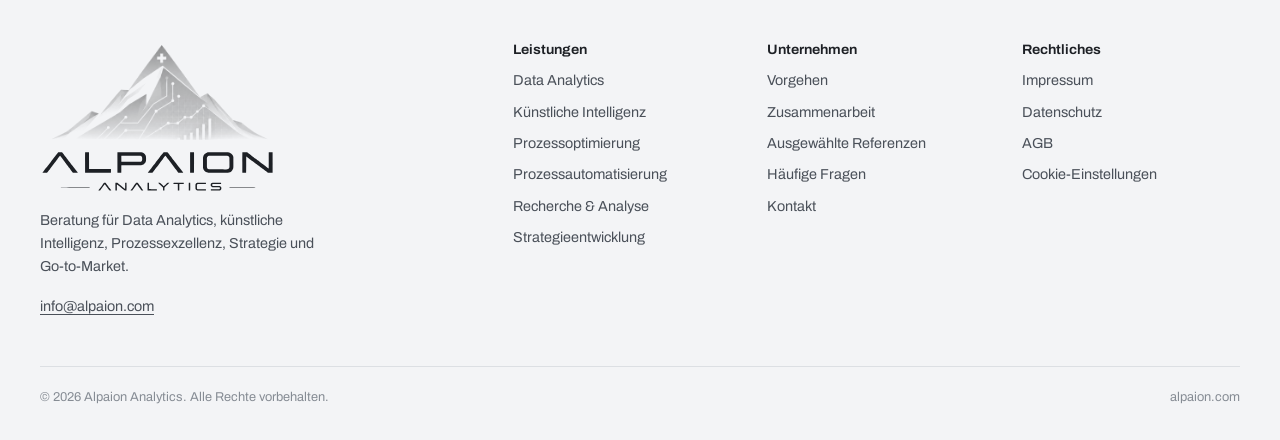
<file: impressum.html>
<!doctype html>
<html lang="de" data-privacy="datenschutz.html">
<head>
<meta charset="utf-8">
<title>Impressum – Alpaion</title>
<meta name="viewport" content="width=device-width, initial-scale=1, viewport-fit=cover">
<meta name="claude:viewport-fit-sides" content="cover">
<meta name="description" content="Impressum und Anbieterkennzeichnung von Alpaion Analytics.">
<link rel="canonical" href="https://alpaion.com/impressum.html">
<link rel="alternate" hreflang="de" href="https://alpaion.com/impressum.html">
<link rel="alternate" hreflang="en" href="https://alpaion.com/en/imprint.html">
<link rel="alternate" hreflang="x-default" href="https://alpaion.com/impressum.html">
<meta property="og:type" content="website">
<meta property="og:site_name" content="Alpaion Analytics">
<meta property="og:title" content="Impressum – Alpaion">
<meta property="og:description" content="Impressum und Anbieterkennzeichnung von Alpaion Analytics.">
<meta property="og:url" content="https://alpaion.com/impressum.html">
<meta property="og:locale" content="de_DE">
<meta property="og:image" content="https://alpaion.com/assets/img/og-image.png">
<meta property="og:image:width" content="1200">
<meta property="og:image:height" content="630">
<meta name="twitter:card" content="summary_large_image">
<meta name="theme-color" content="#FFFFFF">
<meta name="format-detection" content="telephone=no">
<link rel="icon" href="favicon.ico" sizes="48x48">
<link rel="icon" href="assets/img/favicon-32.png" type="image/png" sizes="32x32">
<link rel="apple-touch-icon" href="assets/img/apple-touch-icon.png">
<link rel="manifest" href="site.webmanifest">
<link rel="preload" href="assets/fonts/archivo-latin.woff2" as="font" type="font/woff2" crossorigin>
<link rel="stylesheet" href="assets/css/site.css?v=20261119">
<script src="assets/js/config.js?v=20261119" defer></script>
<script src="assets/js/consent.js?v=20261119" defer></script>
<script src="assets/js/site.js?v=20261119" defer></script>
</head>
<body>
<a class="skip-link" href="#main">Zum Inhalt springen</a>
<header class="site-header">
  <div class="wrap header-inner">
    <a class="brand" href="index.html" aria-label="Alpaion Startseite">
      <img src="assets/img/logo.svg" alt="Alpaion Analytics" width="269" height="44">
    </a>
    <nav class="nav" id="site-nav" aria-label="Hauptnavigation">
      <a href="index.html#leistungen">Leistungen</a>
      <a href="index.html#zusammenarbeit">Zusammenarbeit</a>
      <a href="index.html#vorgehen">Vorgehen</a>
      <a href="index.html#referenzen">Referenzen</a>
      <a href="index.html#kontakt">Kontakt</a>
      <a class="btn btn--primary nav-cta" href="index.html#kontakt" data-booking>Erstgespräch</a>
    </nav>
    <div class="header-actions">
      <div class="lang" role="group" aria-label="Sprache"><span aria-current="true">DE</span><span aria-hidden="true">/</span><a href="en/imprint.html" hreflang="en" lang="en">EN</a></div>
      <a class="btn btn--primary btn--sm" href="index.html#kontakt" data-booking>Erstgespräch</a>
      <button class="nav-toggle" type="button" aria-controls="site-nav" aria-expanded="false" aria-label="Menü"><svg viewBox="0 0 24 24" fill="none" stroke="currentColor" stroke-width="1.8" aria-hidden="true"><path d="M3 7h18M3 12h18M3 17h18"/></svg></button>
    </div>
  </div>
</header>
<main id="main" class="legal">
  <div class="wrap">
    <article class="legal-inner">

<h1>Impressum</h1>
<p class="updated">Stand: November 2026</p>

<h2>Anbieter</h2>
<p><strong>Alpaion LLC</strong><br>1209 Mountain Rd Pl NE, Ste R<br>Albuquerque, NM 87110<br>USA</p>

<dl>
  <dt>E-Mail</dt><dd><a href="mailto:info@alpaion.com" data-email>info@alpaion.com</a></dd>
  <dt>Website</dt><dd>alpaion.com</dd>
</dl>

<h2>Verbraucherstreitbeilegung</h2>
<p>Unsere Leistungen richten sich an Unternehmen und öffentliche Auftraggeber. Wir sind nicht bereit und nicht verpflichtet, an Streitbeilegungsverfahren vor einer Verbraucherschlichtungsstelle teilzunehmen.</p>

<h2>Haftung für Inhalte</h2>
<p>Wir erstellen die Inhalte dieser Website mit Sorgfalt. Für die Richtigkeit, Vollständigkeit und Aktualität können wir jedoch keine Gewähr übernehmen. Die Inhalte dienen der allgemeinen Information und ersetzen keine individuelle Beratung. Werden uns Rechtsverletzungen bekannt, entfernen wir die betreffenden Inhalte umgehend.</p>

<h2>Haftung für Links</h2>
<p>Diese Website enthält Links zu externen Websites Dritter. Auf deren Inhalte haben wir keinen Einfluss; verantwortlich ist stets der jeweilige Anbieter. Zum Zeitpunkt der Verlinkung waren keine Rechtsverstösse erkennbar. Bei Bekanntwerden von Rechtsverletzungen entfernen wir derartige Links umgehend.</p>

<h2>Urheberrecht und Marken</h2>
<p>Texte, Grafiken, die 3D-Visualisierung und das Layout dieser Website sind urheberrechtlich geschützt. Eine Verwendung ausserhalb der gesetzlichen Schranken bedarf unserer vorherigen schriftlichen Zustimmung. Die im Bereich Referenzen genannten Namen und Logos sind Marken bzw. Kennzeichen der jeweiligen Inhaber und werden mit deren Einverständnis verwendet.</p>

<h2>Verwendete Software und Schriften</h2>
<p>Die Visualisierung nutzt die Open-Source-Bibliothek Three.js (MIT-Lizenz). Die Schrift Archivo steht unter der SIL Open Font License 1.1 und wird lokal von unserem Server geladen.</p>

    </article>
  </div>
</main>
<footer class="site-footer">
  <div class="wrap">
    <div class="footer-grid">
      <div class="footer-brand">
        <img src="assets/img/logo-full.svg" alt="Alpaion Analytics" width="236" height="150">
        <p>Beratung für Data Analytics, künstliche Intelligenz, Prozessexzellenz, Strategie und Go-to-Market.</p>
        <p><a href="mailto:info@alpaion.com" data-email>info@alpaion.com</a></p>
      </div>
      <div class="footer-col">
        <h2>Leistungen</h2>
        <ul><li><a href="index.html#leistungen">Data Analytics</a></li><li><a href="index.html#leistungen">Künstliche Intelligenz</a></li><li><a href="index.html#leistungen">Prozessoptimierung</a></li><li><a href="index.html#leistungen">Prozessautomatisierung</a></li><li><a href="index.html#leistungen">Recherche &amp; Analyse</a></li><li><a href="index.html#leistungen">Strategieentwicklung</a></li></ul>
      </div>
      <div class="footer-col">
        <h2>Unternehmen</h2>
        <ul><li><a href="index.html#vorgehen">Vorgehen</a></li><li><a href="index.html#zusammenarbeit">Zusammenarbeit</a></li><li><a href="index.html#referenzen">Ausgewählte Referenzen</a></li><li><a href="index.html#faq">Häufige Fragen</a></li><li><a href="index.html#kontakt">Kontakt</a></li></ul>
      </div>
      <div class="footer-col">
        <h2>Rechtliches</h2>
        <ul>
          <li><a href="impressum.html">Impressum</a></li>
          <li><a href="datenschutz.html">Datenschutz</a></li>
          <li><a href="agb.html">AGB</a></li>
          <li><button type="button" class="linkbtn" data-cc-open>Cookie-Einstellungen</button></li>
        </ul>
      </div>
    </div>
    <div class="footer-bottom">
      <span>© <span data-year>2026</span> Alpaion Analytics. Alle Rechte vorbehalten.</span>
      <span>alpaion.com</span>
    </div>
  </div>
</footer>
</body>
</html>
</file>
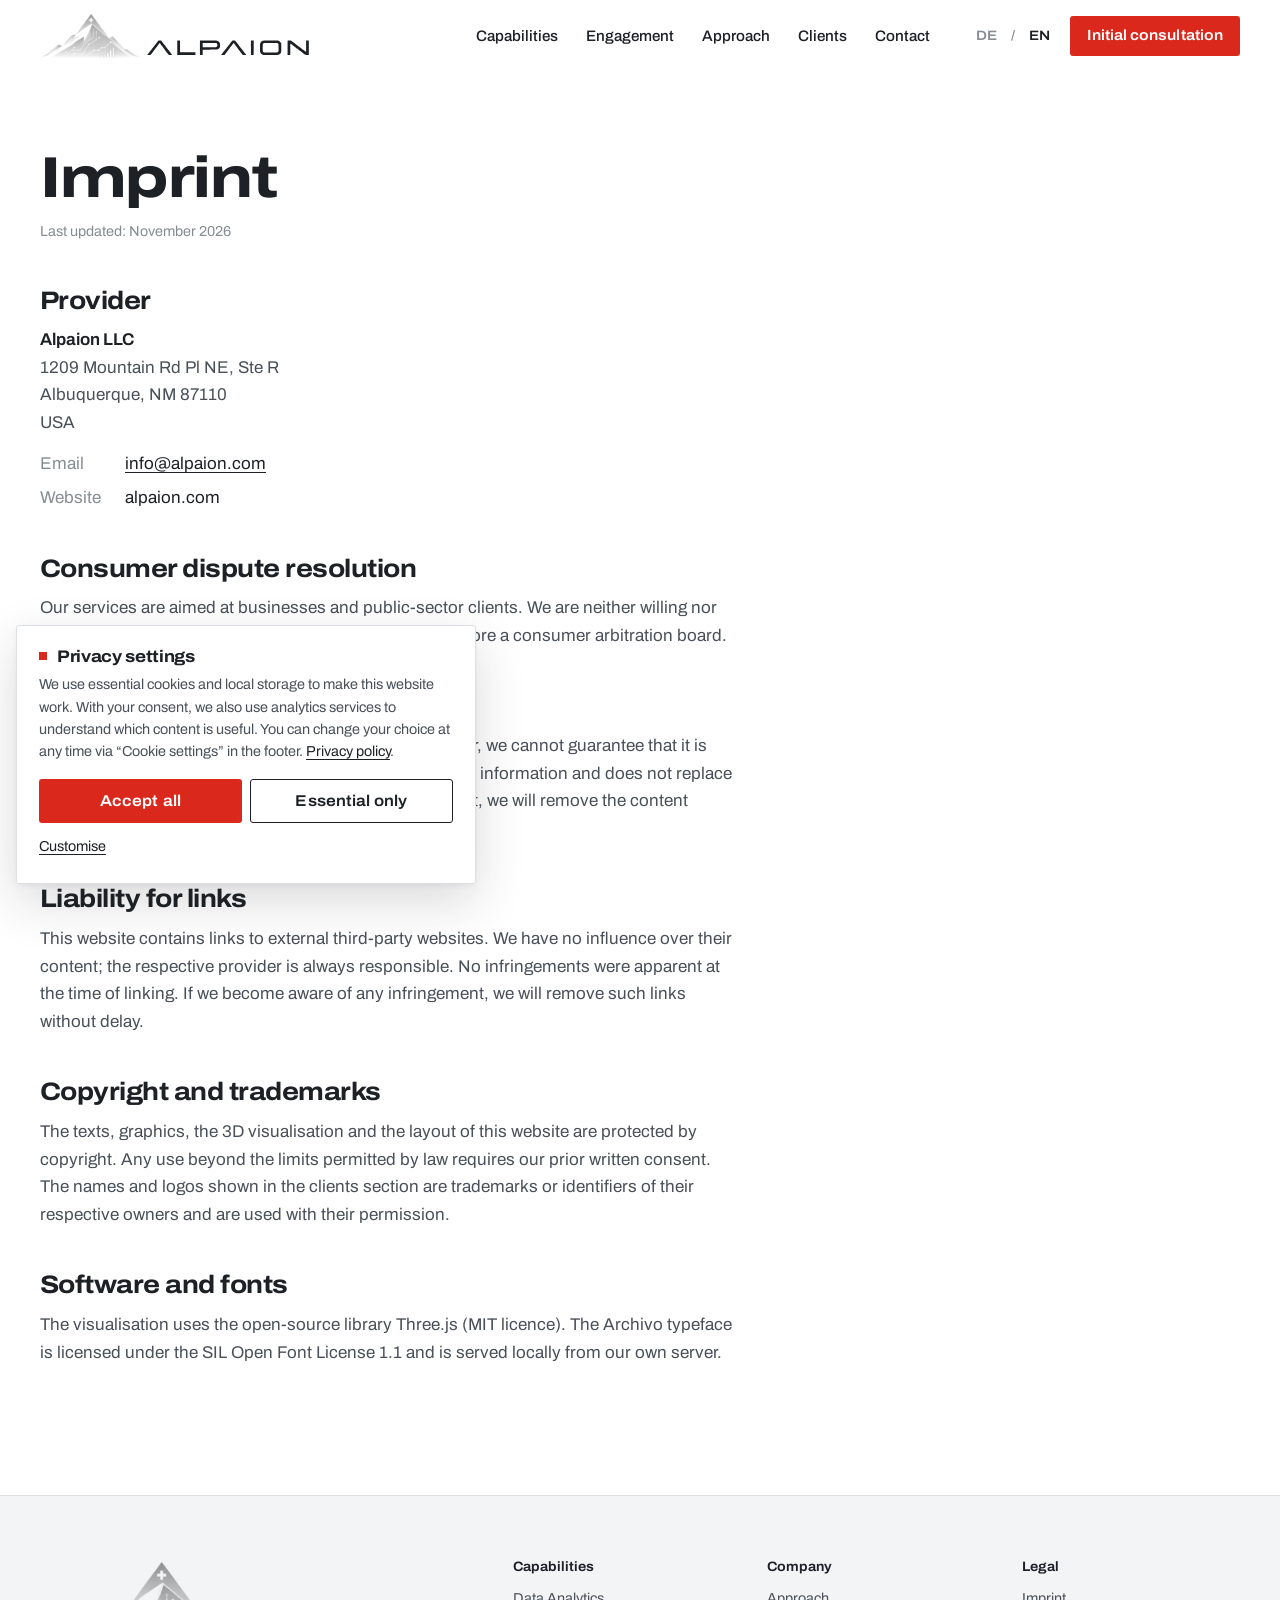
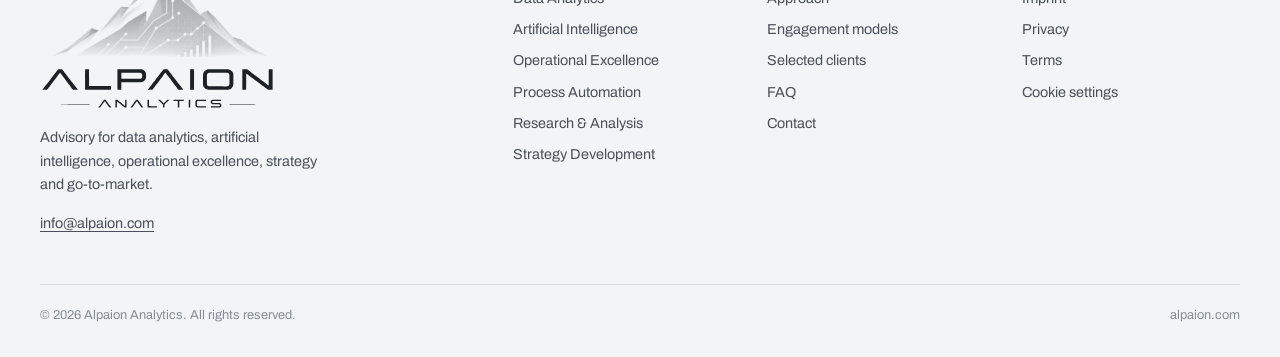
<file: en/imprint.html>
<!doctype html>
<html lang="en" data-privacy="privacy.html">
<head>
<meta charset="utf-8">
<title>Imprint – Alpaion</title>
<meta name="viewport" content="width=device-width, initial-scale=1, viewport-fit=cover">
<meta name="claude:viewport-fit-sides" content="cover">
<meta name="description" content="Legal notice of Alpaion Analytics.">
<link rel="canonical" href="https://alpaion.com/en/imprint.html">
<link rel="alternate" hreflang="en" href="https://alpaion.com/en/imprint.html">
<link rel="alternate" hreflang="de" href="https://alpaion.com/impressum.html">
<link rel="alternate" hreflang="x-default" href="https://alpaion.com/impressum.html">
<meta property="og:type" content="website">
<meta property="og:site_name" content="Alpaion Analytics">
<meta property="og:title" content="Imprint – Alpaion">
<meta property="og:description" content="Legal notice of Alpaion Analytics.">
<meta property="og:url" content="https://alpaion.com/en/imprint.html">
<meta property="og:locale" content="en_GB">
<meta property="og:image" content="https://alpaion.com/assets/img/og-image.png">
<meta property="og:image:width" content="1200">
<meta property="og:image:height" content="630">
<meta name="twitter:card" content="summary_large_image">
<meta name="theme-color" content="#FFFFFF">
<meta name="format-detection" content="telephone=no">
<link rel="icon" href="../favicon.ico" sizes="48x48">
<link rel="icon" href="../assets/img/favicon-32.png" type="image/png" sizes="32x32">
<link rel="apple-touch-icon" href="../assets/img/apple-touch-icon.png">
<link rel="manifest" href="../site.webmanifest">
<link rel="preload" href="../assets/fonts/archivo-latin.woff2" as="font" type="font/woff2" crossorigin>
<link rel="stylesheet" href="../assets/css/site.css?v=20261119">
<script src="../assets/js/config.js?v=20261119" defer></script>
<script src="../assets/js/consent.js?v=20261119" defer></script>
<script src="../assets/js/site.js?v=20261119" defer></script>
</head>
<body>
<a class="skip-link" href="#main">Skip to content</a>
<header class="site-header">
  <div class="wrap header-inner">
    <a class="brand" href="index.html" aria-label="Alpaion home">
      <img src="../assets/img/logo.svg" alt="Alpaion Analytics" width="269" height="44">
    </a>
    <nav class="nav" id="site-nav" aria-label="Main navigation">
      <a href="index.html#services">Capabilities</a>
      <a href="index.html#engagement">Engagement</a>
      <a href="index.html#approach">Approach</a>
      <a href="index.html#clients">Clients</a>
      <a href="index.html#contact">Contact</a>
      <a class="btn btn--primary nav-cta" href="index.html#contact" data-booking>Initial consultation</a>
    </nav>
    <div class="header-actions">
      <div class="lang" role="group" aria-label="Language"><a href="../impressum.html" hreflang="de" lang="de">DE</a><span aria-hidden="true">/</span><span aria-current="true">EN</span></div>
      <a class="btn btn--primary btn--sm" href="index.html#contact" data-booking>Initial consultation</a>
      <button class="nav-toggle" type="button" aria-controls="site-nav" aria-expanded="false" aria-label="Menu"><svg viewBox="0 0 24 24" fill="none" stroke="currentColor" stroke-width="1.8" aria-hidden="true"><path d="M3 7h18M3 12h18M3 17h18"/></svg></button>
    </div>
  </div>
</header>
<main id="main" class="legal">
  <div class="wrap">
    <article class="legal-inner">

<h1>Imprint</h1>
<p class="updated">Last updated: November 2026</p>

<h2>Provider</h2>
<p><strong>Alpaion LLC</strong><br>1209 Mountain Rd Pl NE, Ste R<br>Albuquerque, NM 87110<br>USA</p>

<dl>
  <dt>Email</dt><dd><a href="mailto:info@alpaion.com" data-email>info@alpaion.com</a></dd>
  <dt>Website</dt><dd>alpaion.com</dd>
</dl>

<h2>Consumer dispute resolution</h2>
<p>Our services are aimed at businesses and public-sector clients. We are neither willing nor obliged to take part in dispute resolution proceedings before a consumer arbitration board.</p>

<h2>Liability for content</h2>
<p>We prepare the content of this website with care. However, we cannot guarantee that it is correct, complete or up to date. The content is for general information and does not replace individual advice. If we become aware of any infringement, we will remove the content concerned without delay.</p>

<h2>Liability for links</h2>
<p>This website contains links to external third-party websites. We have no influence over their content; the respective provider is always responsible. No infringements were apparent at the time of linking. If we become aware of any infringement, we will remove such links without delay.</p>

<h2>Copyright and trademarks</h2>
<p>The texts, graphics, the 3D visualisation and the layout of this website are protected by copyright. Any use beyond the limits permitted by law requires our prior written consent. The names and logos shown in the clients section are trademarks or identifiers of their respective owners and are used with their permission.</p>

<h2>Software and fonts</h2>
<p>The visualisation uses the open-source library Three.js (MIT licence). The Archivo typeface is licensed under the SIL Open Font License 1.1 and is served locally from our own server.</p>

    </article>
  </div>
</main>
<footer class="site-footer">
  <div class="wrap">
    <div class="footer-grid">
      <div class="footer-brand">
        <img src="../assets/img/logo-full.svg" alt="Alpaion Analytics" width="236" height="150">
        <p>Advisory for data analytics, artificial intelligence, operational excellence, strategy and go-to-market.</p>
        <p><a href="mailto:info@alpaion.com" data-email>info@alpaion.com</a></p>
      </div>
      <div class="footer-col">
        <h2>Capabilities</h2>
        <ul><li><a href="index.html#services">Data Analytics</a></li><li><a href="index.html#services">Artificial Intelligence</a></li><li><a href="index.html#services">Operational Excellence</a></li><li><a href="index.html#services">Process Automation</a></li><li><a href="index.html#services">Research &amp; Analysis</a></li><li><a href="index.html#services">Strategy Development</a></li></ul>
      </div>
      <div class="footer-col">
        <h2>Company</h2>
        <ul><li><a href="index.html#approach">Approach</a></li><li><a href="index.html#engagement">Engagement models</a></li><li><a href="index.html#clients">Selected clients</a></li><li><a href="index.html#faq">FAQ</a></li><li><a href="index.html#contact">Contact</a></li></ul>
      </div>
      <div class="footer-col">
        <h2>Legal</h2>
        <ul>
          <li><a href="imprint.html">Imprint</a></li>
          <li><a href="privacy.html">Privacy</a></li>
          <li><a href="terms.html">Terms</a></li>
          <li><button type="button" class="linkbtn" data-cc-open>Cookie settings</button></li>
        </ul>
      </div>
    </div>
    <div class="footer-bottom">
      <span>© <span data-year>2026</span> Alpaion Analytics. All rights reserved.</span>
      <span>alpaion.com</span>
    </div>
  </div>
</footer>
</body>
</html>
</file>
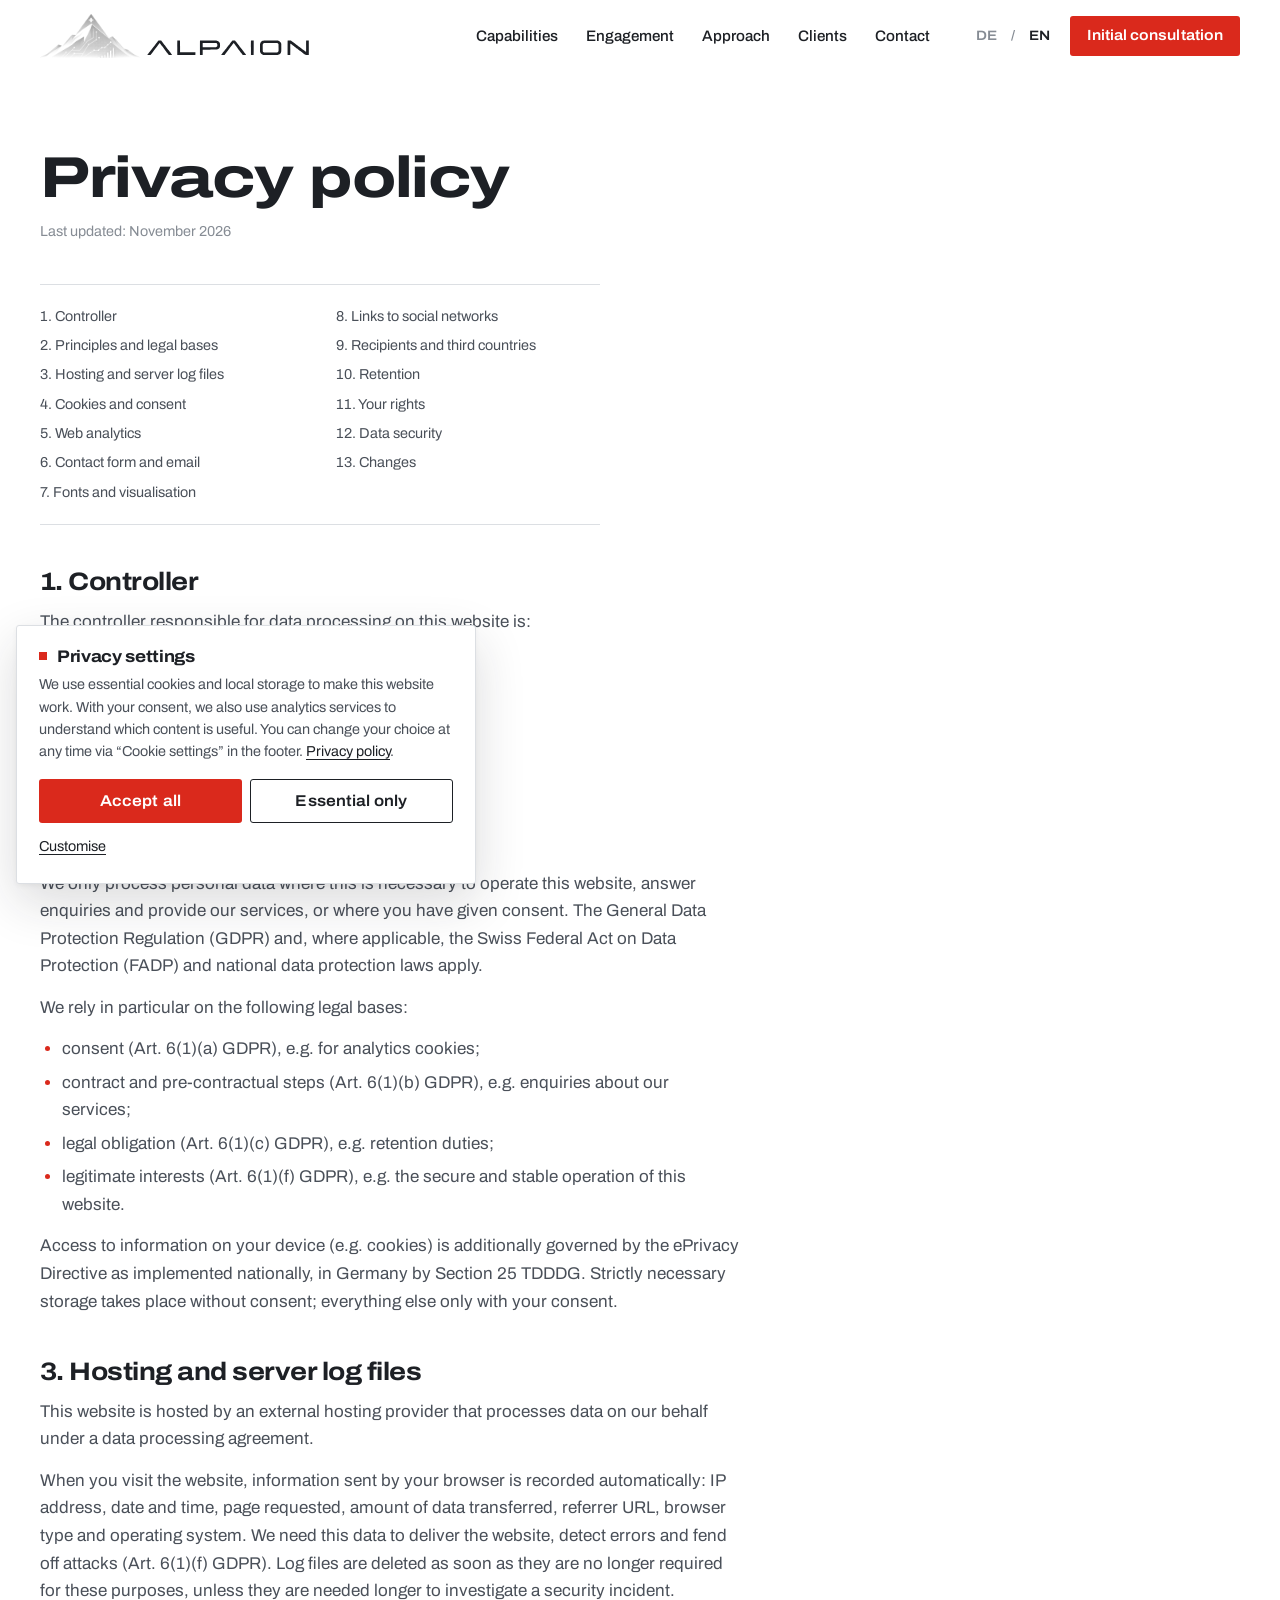
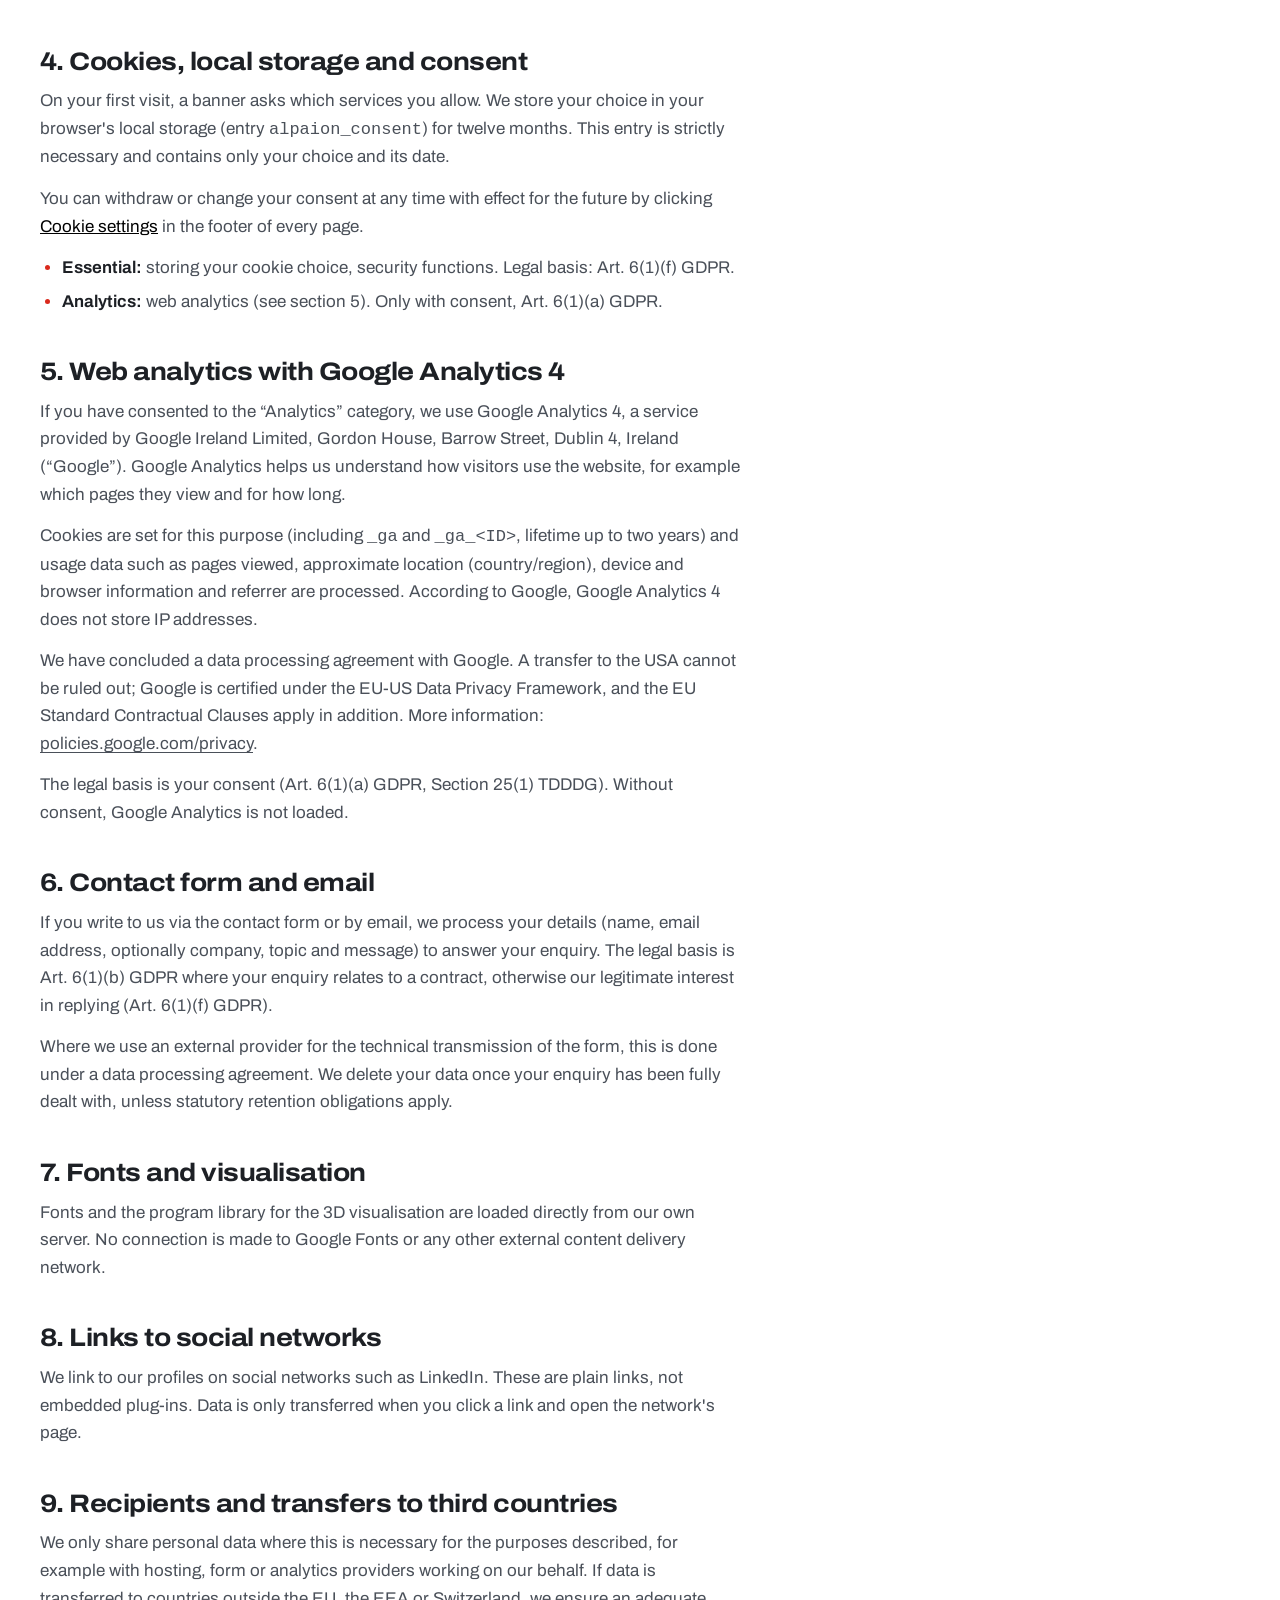
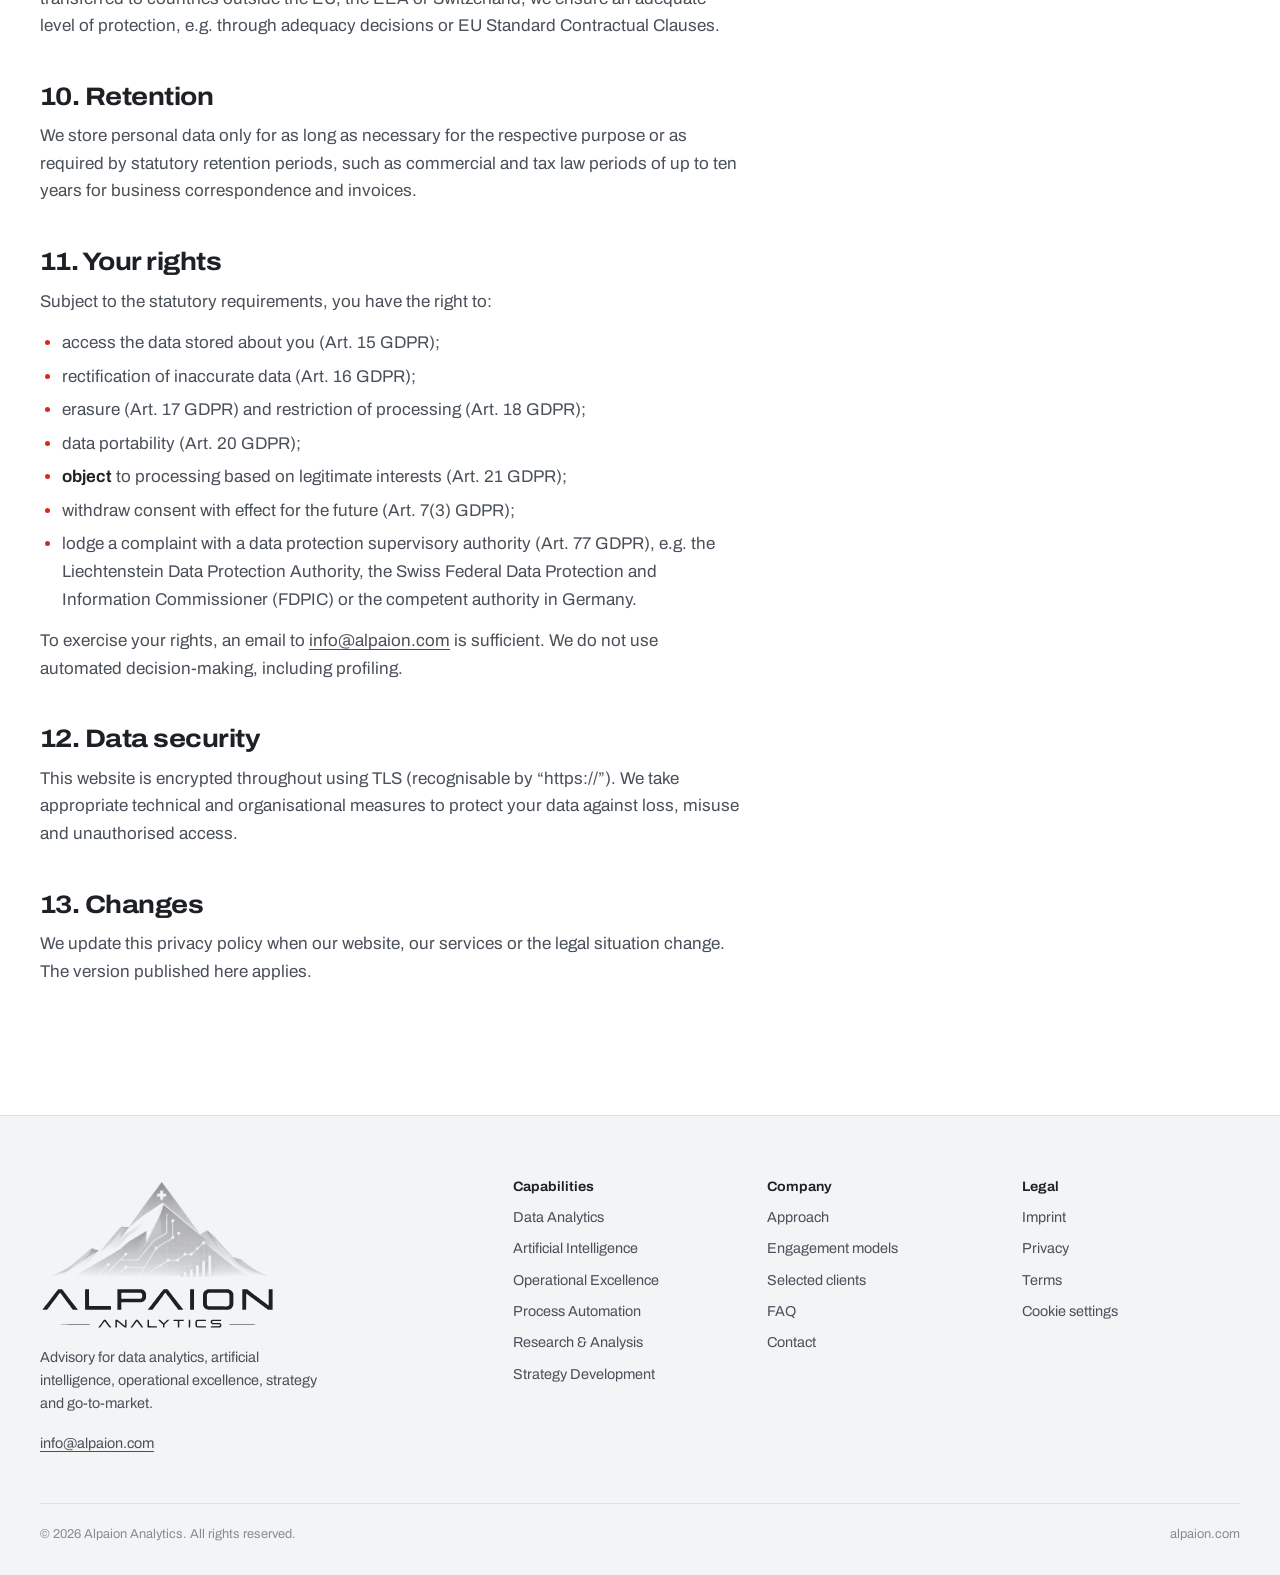
<file: en/privacy.html>
<!doctype html>
<html lang="en" data-privacy="privacy.html">
<head>
<meta charset="utf-8">
<title>Privacy policy – Alpaion</title>
<meta name="viewport" content="width=device-width, initial-scale=1, viewport-fit=cover">
<meta name="claude:viewport-fit-sides" content="cover">
<meta name="description" content="How Alpaion processes personal data on alpaion.com.">
<link rel="canonical" href="https://alpaion.com/en/privacy.html">
<link rel="alternate" hreflang="en" href="https://alpaion.com/en/privacy.html">
<link rel="alternate" hreflang="de" href="https://alpaion.com/datenschutz.html">
<link rel="alternate" hreflang="x-default" href="https://alpaion.com/datenschutz.html">
<meta property="og:type" content="website">
<meta property="og:site_name" content="Alpaion Analytics">
<meta property="og:title" content="Privacy policy – Alpaion">
<meta property="og:description" content="How Alpaion processes personal data on alpaion.com.">
<meta property="og:url" content="https://alpaion.com/en/privacy.html">
<meta property="og:locale" content="en_GB">
<meta property="og:image" content="https://alpaion.com/assets/img/og-image.png">
<meta property="og:image:width" content="1200">
<meta property="og:image:height" content="630">
<meta name="twitter:card" content="summary_large_image">
<meta name="theme-color" content="#FFFFFF">
<meta name="format-detection" content="telephone=no">
<link rel="icon" href="../favicon.ico" sizes="48x48">
<link rel="icon" href="../assets/img/favicon-32.png" type="image/png" sizes="32x32">
<link rel="apple-touch-icon" href="../assets/img/apple-touch-icon.png">
<link rel="manifest" href="../site.webmanifest">
<link rel="preload" href="../assets/fonts/archivo-latin.woff2" as="font" type="font/woff2" crossorigin>
<link rel="stylesheet" href="../assets/css/site.css?v=20261119">
<script src="../assets/js/config.js?v=20261119" defer></script>
<script src="../assets/js/consent.js?v=20261119" defer></script>
<script src="../assets/js/site.js?v=20261119" defer></script>
</head>
<body>
<a class="skip-link" href="#main">Skip to content</a>
<header class="site-header">
  <div class="wrap header-inner">
    <a class="brand" href="index.html" aria-label="Alpaion home">
      <img src="../assets/img/logo.svg" alt="Alpaion Analytics" width="269" height="44">
    </a>
    <nav class="nav" id="site-nav" aria-label="Main navigation">
      <a href="index.html#services">Capabilities</a>
      <a href="index.html#engagement">Engagement</a>
      <a href="index.html#approach">Approach</a>
      <a href="index.html#clients">Clients</a>
      <a href="index.html#contact">Contact</a>
      <a class="btn btn--primary nav-cta" href="index.html#contact" data-booking>Initial consultation</a>
    </nav>
    <div class="header-actions">
      <div class="lang" role="group" aria-label="Language"><a href="../datenschutz.html" hreflang="de" lang="de">DE</a><span aria-hidden="true">/</span><span aria-current="true">EN</span></div>
      <a class="btn btn--primary btn--sm" href="index.html#contact" data-booking>Initial consultation</a>
      <button class="nav-toggle" type="button" aria-controls="site-nav" aria-expanded="false" aria-label="Menu"><svg viewBox="0 0 24 24" fill="none" stroke="currentColor" stroke-width="1.8" aria-hidden="true"><path d="M3 7h18M3 12h18M3 17h18"/></svg></button>
    </div>
  </div>
</header>
<main id="main" class="legal">
  <div class="wrap">
    <article class="legal-inner">

<h1>Privacy policy</h1>
<p class="updated">Last updated: November 2026</p>

<ol class="toc">
  <li><a href="#controller">1. Controller</a></li>
  <li><a href="#principles">2. Principles and legal bases</a></li>
  <li><a href="#hosting">3. Hosting and server log files</a></li>
  <li><a href="#cookies">4. Cookies and consent</a></li>
  <li><a href="#analytics">5. Web analytics</a></li>
  <li><a href="#contact">6. Contact form and email</a></li>
  <li><a href="#fonts">7. Fonts and visualisation</a></li>
  <li><a href="#social">8. Links to social networks</a></li>
  <li><a href="#recipients">9. Recipients and third countries</a></li>
  <li><a href="#retention">10. Retention</a></li>
  <li><a href="#rights">11. Your rights</a></li>
  <li><a href="#security">12. Data security</a></li>
  <li><a href="#changes">13. Changes</a></li>
</ol>

<h2 id="controller">1. Controller</h2>
<p>The controller responsible for data processing on this website is:</p>
<p><strong>Alpaion LLC</strong><br>1209 Mountain Rd Pl NE, Ste R<br>Albuquerque, NM 87110<br>USA<br>Email: <a href="mailto:info@alpaion.com" data-email>info@alpaion.com</a></p>

<h2 id="principles">2. Principles and legal bases</h2>
<p>We only process personal data where this is necessary to operate this website, answer enquiries and provide our services, or where you have given consent. The General Data Protection Regulation (GDPR) and, where applicable, the Swiss Federal Act on Data Protection (FADP) and national data protection laws apply.</p>
<p>We rely in particular on the following legal bases:</p>
<ul>
  <li>consent (Art. 6(1)(a) GDPR), e.g. for analytics cookies;</li>
  <li>contract and pre-contractual steps (Art. 6(1)(b) GDPR), e.g. enquiries about our services;</li>
  <li>legal obligation (Art. 6(1)(c) GDPR), e.g. retention duties;</li>
  <li>legitimate interests (Art. 6(1)(f) GDPR), e.g. the secure and stable operation of this website.</li>
</ul>
<p>Access to information on your device (e.g. cookies) is additionally governed by the ePrivacy Directive as implemented nationally, in Germany by Section 25 TDDDG. Strictly necessary storage takes place without consent; everything else only with your consent.</p>

<h2 id="hosting">3. Hosting and server log files</h2>
<p>This website is hosted by an external hosting provider that processes data on our behalf under a data processing agreement.</p>
<p>When you visit the website, information sent by your browser is recorded automatically: IP address, date and time, page requested, amount of data transferred, referrer URL, browser type and operating system. We need this data to deliver the website, detect errors and fend off attacks (Art. 6(1)(f) GDPR). Log files are deleted as soon as they are no longer required for these purposes, unless they are needed longer to investigate a security incident.</p>

<h2 id="cookies">4. Cookies, local storage and consent</h2>
<p>On your first visit, a banner asks which services you allow. We store your choice in your browser's local storage (entry <code>alpaion_consent</code>) for twelve months. This entry is strictly necessary and contains only your choice and its date.</p>
<p>You can withdraw or change your consent at any time with effect for the future by clicking <button type="button" class="linkbtn" data-cc-open><u>Cookie settings</u></button> in the footer of every page.</p>
<ul>
  <li><strong>Essential:</strong> storing your cookie choice, security functions. Legal basis: Art. 6(1)(f) GDPR.</li>
  <li><strong>Analytics:</strong> web analytics (see section 5). Only with consent, Art. 6(1)(a) GDPR.</li>
</ul>

<h2 id="analytics">5. Web analytics with Google Analytics 4</h2>
<p>If you have consented to the “Analytics” category, we use Google Analytics 4, a service provided by Google Ireland Limited, Gordon House, Barrow Street, Dublin 4, Ireland (“Google”). Google Analytics helps us understand how visitors use the website, for example which pages they view and for how long.</p>
<p>Cookies are set for this purpose (including <code>_ga</code> and <code>_ga_&lt;ID&gt;</code>, lifetime up to two years) and usage data such as pages viewed, approximate location (country/region), device and browser information and referrer are processed. According to Google, Google Analytics 4 does not store IP addresses.</p>
<p>We have concluded a data processing agreement with Google. A transfer to the USA cannot be ruled out; Google is certified under the EU-US Data Privacy Framework, and the EU Standard Contractual Clauses apply in addition. More information: <a href="https://policies.google.com/privacy" rel="noopener" target="_blank">policies.google.com/privacy</a>.</p>
<p>The legal basis is your consent (Art. 6(1)(a) GDPR, Section 25(1) TDDDG). Without consent, Google Analytics is not loaded.</p>

<h2 id="contact">6. Contact form and email</h2>
<p>If you write to us via the contact form or by email, we process your details (name, email address, optionally company, topic and message) to answer your enquiry. The legal basis is Art. 6(1)(b) GDPR where your enquiry relates to a contract, otherwise our legitimate interest in replying (Art. 6(1)(f) GDPR).</p>
<p>Where we use an external provider for the technical transmission of the form, this is done under a data processing agreement. We delete your data once your enquiry has been fully dealt with, unless statutory retention obligations apply.</p>

<h2 id="fonts">7. Fonts and visualisation</h2>
<p>Fonts and the program library for the 3D visualisation are loaded directly from our own server. No connection is made to Google Fonts or any other external content delivery network.</p>

<h2 id="social">8. Links to social networks</h2>
<p>We link to our profiles on social networks such as LinkedIn. These are plain links, not embedded plug-ins. Data is only transferred when you click a link and open the network's page.</p>

<h2 id="recipients">9. Recipients and transfers to third countries</h2>
<p>We only share personal data where this is necessary for the purposes described, for example with hosting, form or analytics providers working on our behalf. If data is transferred to countries outside the EU, the EEA or Switzerland, we ensure an adequate level of protection, e.g. through adequacy decisions or EU Standard Contractual Clauses.</p>

<h2 id="retention">10. Retention</h2>
<p>We store personal data only for as long as necessary for the respective purpose or as required by statutory retention periods, such as commercial and tax law periods of up to ten years for business correspondence and invoices.</p>

<h2 id="rights">11. Your rights</h2>
<p>Subject to the statutory requirements, you have the right to:</p>
<ul>
  <li>access the data stored about you (Art. 15 GDPR);</li>
  <li>rectification of inaccurate data (Art. 16 GDPR);</li>
  <li>erasure (Art. 17 GDPR) and restriction of processing (Art. 18 GDPR);</li>
  <li>data portability (Art. 20 GDPR);</li>
  <li><strong>object</strong> to processing based on legitimate interests (Art. 21 GDPR);</li>
  <li>withdraw consent with effect for the future (Art. 7(3) GDPR);</li>
  <li>lodge a complaint with a data protection supervisory authority (Art. 77 GDPR), e.g. the Liechtenstein Data Protection Authority, the Swiss Federal Data Protection and Information Commissioner (FDPIC) or the competent authority in Germany.</li>
</ul>
<p>To exercise your rights, an email to <a href="mailto:info@alpaion.com" data-email>info@alpaion.com</a> is sufficient. We do not use automated decision-making, including profiling.</p>

<h2 id="security">12. Data security</h2>
<p>This website is encrypted throughout using TLS (recognisable by “https://”). We take appropriate technical and organisational measures to protect your data against loss, misuse and unauthorised access.</p>

<h2 id="changes">13. Changes</h2>
<p>We update this privacy policy when our website, our services or the legal situation change. The version published here applies.</p>

    </article>
  </div>
</main>
<footer class="site-footer">
  <div class="wrap">
    <div class="footer-grid">
      <div class="footer-brand">
        <img src="../assets/img/logo-full.svg" alt="Alpaion Analytics" width="236" height="150">
        <p>Advisory for data analytics, artificial intelligence, operational excellence, strategy and go-to-market.</p>
        <p><a href="mailto:info@alpaion.com" data-email>info@alpaion.com</a></p>
      </div>
      <div class="footer-col">
        <h2>Capabilities</h2>
        <ul><li><a href="index.html#services">Data Analytics</a></li><li><a href="index.html#services">Artificial Intelligence</a></li><li><a href="index.html#services">Operational Excellence</a></li><li><a href="index.html#services">Process Automation</a></li><li><a href="index.html#services">Research &amp; Analysis</a></li><li><a href="index.html#services">Strategy Development</a></li></ul>
      </div>
      <div class="footer-col">
        <h2>Company</h2>
        <ul><li><a href="index.html#approach">Approach</a></li><li><a href="index.html#engagement">Engagement models</a></li><li><a href="index.html#clients">Selected clients</a></li><li><a href="index.html#faq">FAQ</a></li><li><a href="index.html#contact">Contact</a></li></ul>
      </div>
      <div class="footer-col">
        <h2>Legal</h2>
        <ul>
          <li><a href="imprint.html">Imprint</a></li>
          <li><a href="privacy.html">Privacy</a></li>
          <li><a href="terms.html">Terms</a></li>
          <li><button type="button" class="linkbtn" data-cc-open>Cookie settings</button></li>
        </ul>
      </div>
    </div>
    <div class="footer-bottom">
      <span>© <span data-year>2026</span> Alpaion Analytics. All rights reserved.</span>
      <span>alpaion.com</span>
    </div>
  </div>
</footer>
</body>
</html>
</file>
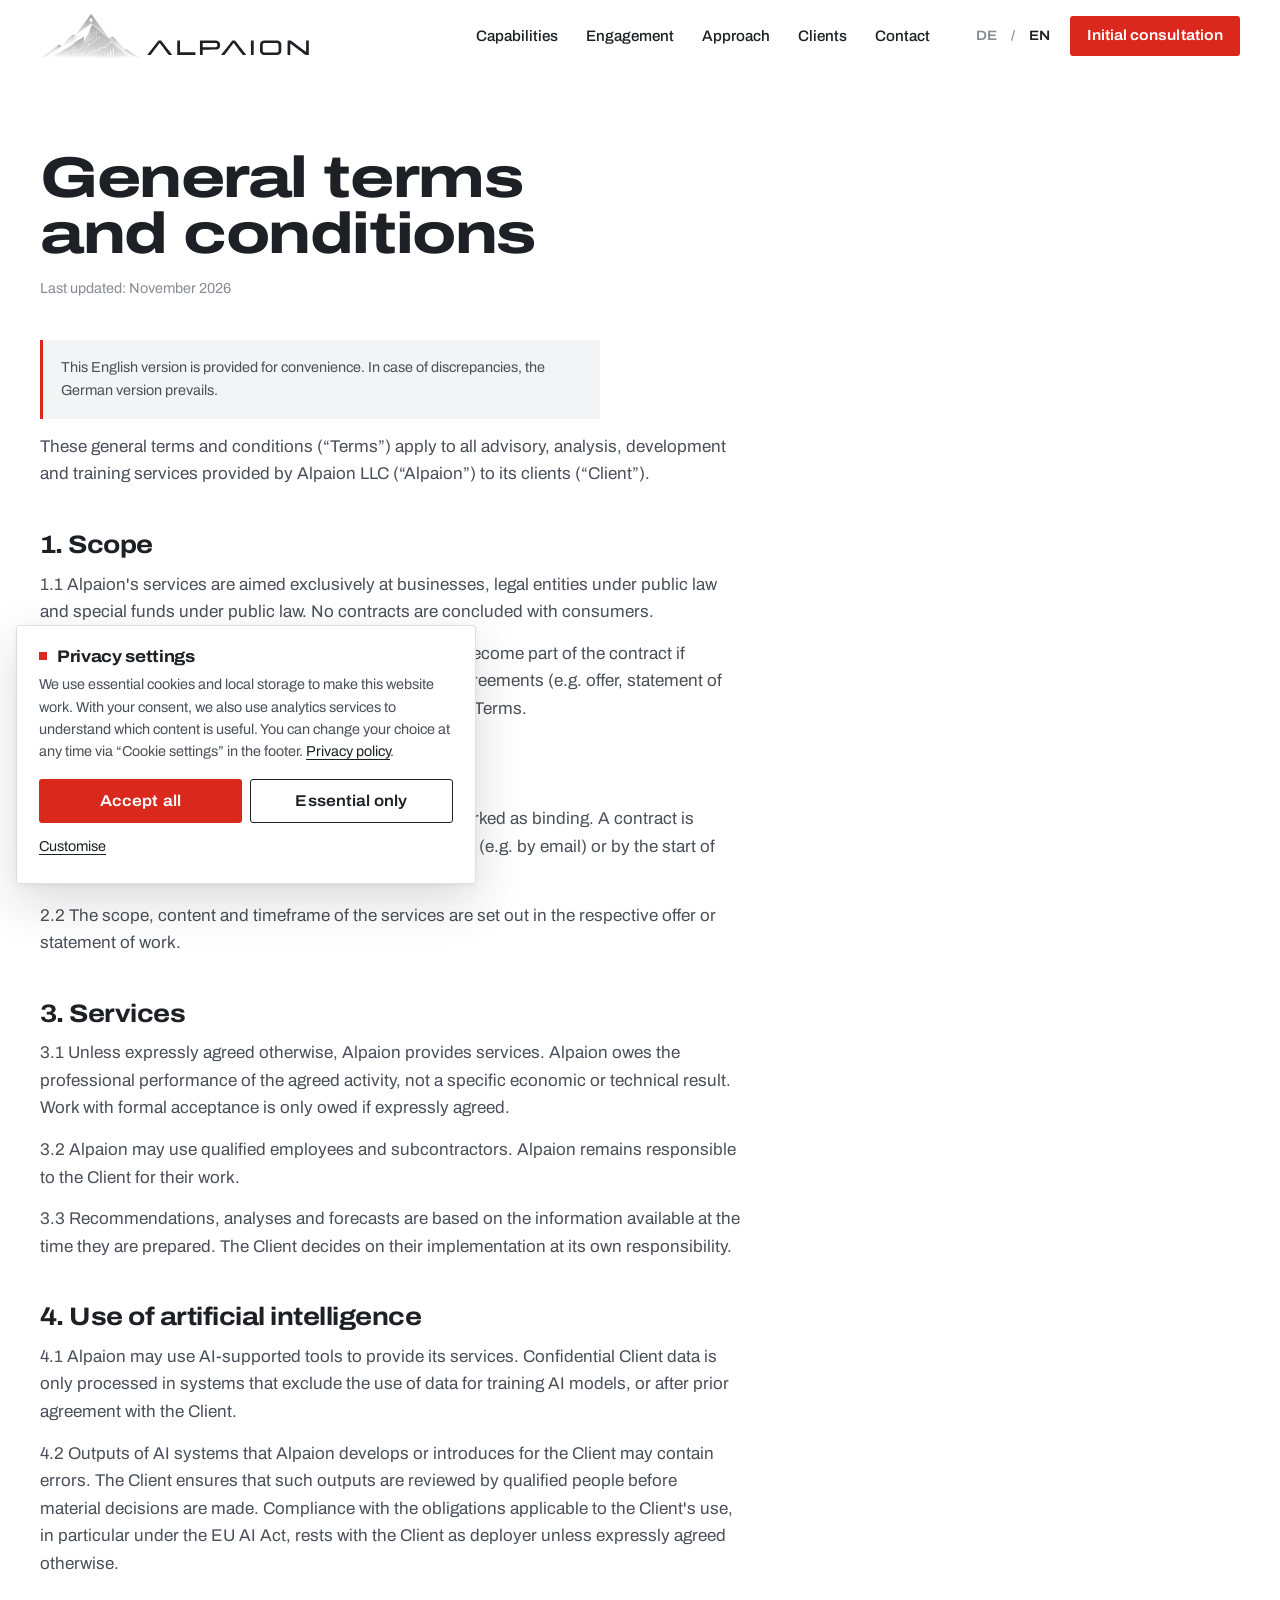
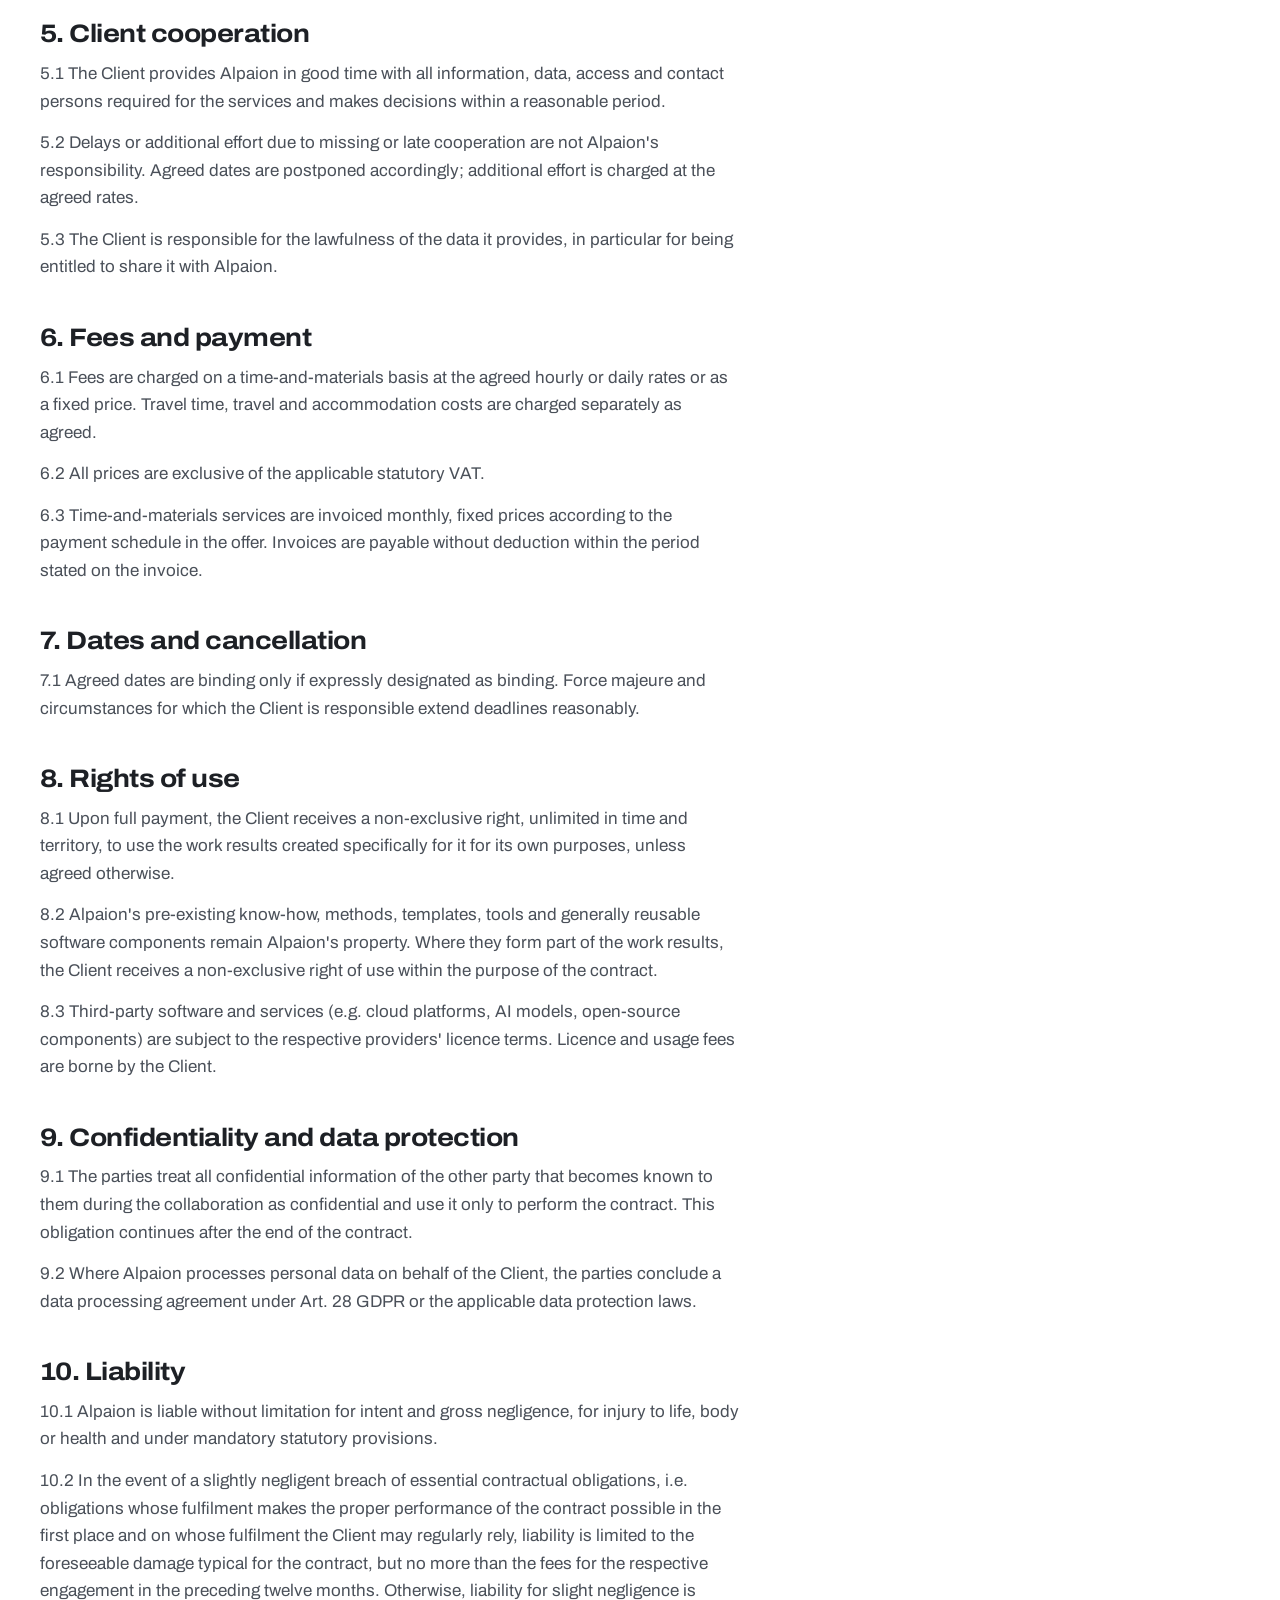
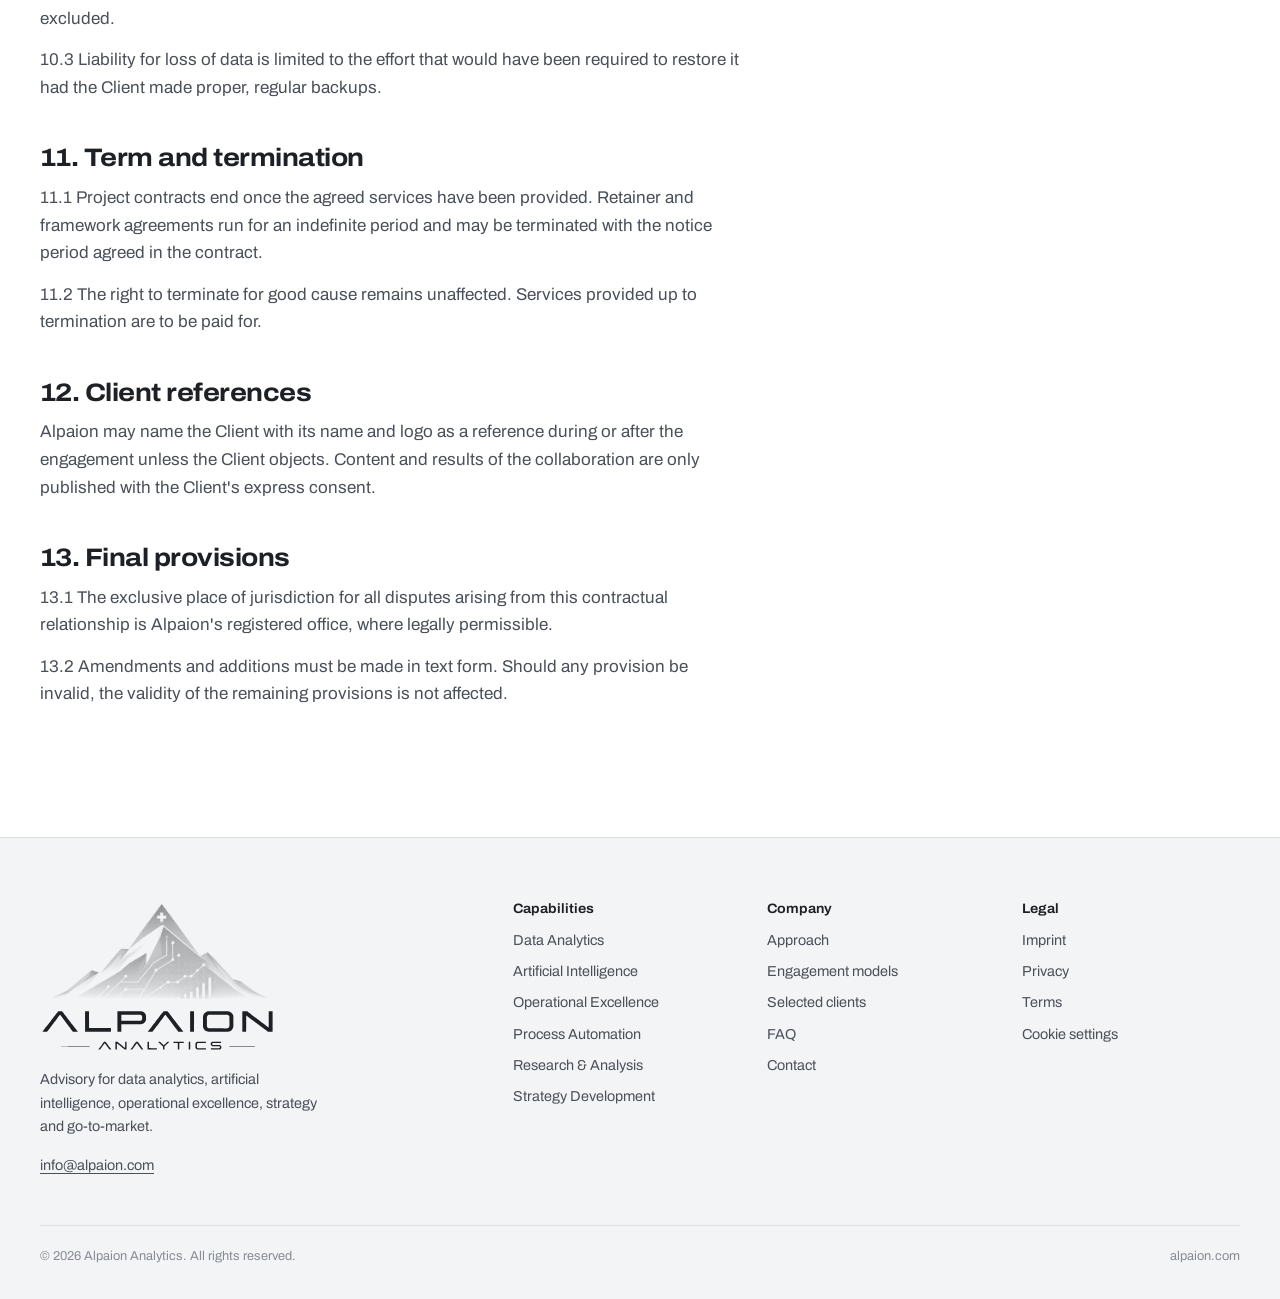
<file: en/terms.html>
<!doctype html>
<html lang="en" data-privacy="privacy.html">
<head>
<meta charset="utf-8">
<title>Terms and conditions – Alpaion</title>
<meta name="viewport" content="width=device-width, initial-scale=1, viewport-fit=cover">
<meta name="claude:viewport-fit-sides" content="cover">
<meta name="description" content="General terms and conditions for Alpaion&#x27;s advisory and project services.">
<link rel="canonical" href="https://alpaion.com/en/terms.html">
<link rel="alternate" hreflang="en" href="https://alpaion.com/en/terms.html">
<link rel="alternate" hreflang="de" href="https://alpaion.com/agb.html">
<link rel="alternate" hreflang="x-default" href="https://alpaion.com/agb.html">
<meta property="og:type" content="website">
<meta property="og:site_name" content="Alpaion Analytics">
<meta property="og:title" content="Terms and conditions – Alpaion">
<meta property="og:description" content="General terms and conditions for Alpaion&#x27;s advisory and project services.">
<meta property="og:url" content="https://alpaion.com/en/terms.html">
<meta property="og:locale" content="en_GB">
<meta property="og:image" content="https://alpaion.com/assets/img/og-image.png">
<meta property="og:image:width" content="1200">
<meta property="og:image:height" content="630">
<meta name="twitter:card" content="summary_large_image">
<meta name="theme-color" content="#FFFFFF">
<meta name="format-detection" content="telephone=no">
<link rel="icon" href="../favicon.ico" sizes="48x48">
<link rel="icon" href="../assets/img/favicon-32.png" type="image/png" sizes="32x32">
<link rel="apple-touch-icon" href="../assets/img/apple-touch-icon.png">
<link rel="manifest" href="../site.webmanifest">
<link rel="preload" href="../assets/fonts/archivo-latin.woff2" as="font" type="font/woff2" crossorigin>
<link rel="stylesheet" href="../assets/css/site.css?v=20261119">
<script src="../assets/js/config.js?v=20261119" defer></script>
<script src="../assets/js/consent.js?v=20261119" defer></script>
<script src="../assets/js/site.js?v=20261119" defer></script>
</head>
<body>
<a class="skip-link" href="#main">Skip to content</a>
<header class="site-header">
  <div class="wrap header-inner">
    <a class="brand" href="index.html" aria-label="Alpaion home">
      <img src="../assets/img/logo.svg" alt="Alpaion Analytics" width="269" height="44">
    </a>
    <nav class="nav" id="site-nav" aria-label="Main navigation">
      <a href="index.html#services">Capabilities</a>
      <a href="index.html#engagement">Engagement</a>
      <a href="index.html#approach">Approach</a>
      <a href="index.html#clients">Clients</a>
      <a href="index.html#contact">Contact</a>
      <a class="btn btn--primary nav-cta" href="index.html#contact" data-booking>Initial consultation</a>
    </nav>
    <div class="header-actions">
      <div class="lang" role="group" aria-label="Language"><a href="../agb.html" hreflang="de" lang="de">DE</a><span aria-hidden="true">/</span><span aria-current="true">EN</span></div>
      <a class="btn btn--primary btn--sm" href="index.html#contact" data-booking>Initial consultation</a>
      <button class="nav-toggle" type="button" aria-controls="site-nav" aria-expanded="false" aria-label="Menu"><svg viewBox="0 0 24 24" fill="none" stroke="currentColor" stroke-width="1.8" aria-hidden="true"><path d="M3 7h18M3 12h18M3 17h18"/></svg></button>
    </div>
  </div>
</header>
<main id="main" class="legal">
  <div class="wrap">
    <article class="legal-inner">

<h1>General terms and conditions</h1>
<p class="updated">Last updated: November 2026</p>
<p class="callout">This English version is provided for convenience. In case of discrepancies, the German version prevails.</p>

<p>These general terms and conditions (“Terms”) apply to all advisory, analysis, development and training services provided by Alpaion LLC (“Alpaion”) to its clients (“Client”).</p>

<h2>1. Scope</h2>
<p>1.1 Alpaion's services are aimed exclusively at businesses, legal entities under public law and special funds under public law. No contracts are concluded with consumers.</p>
<p>1.2 Deviating or supplementary terms of the Client only become part of the contract if Alpaion expressly agrees to them in writing. Individual agreements (e.g. offer, statement of work, framework agreement) take precedence over these Terms.</p>

<h2>2. Conclusion of contract</h2>
<p>2.1 Alpaion's offers are non-binding unless expressly marked as binding. A contract is concluded by written or electronic acceptance of the offer (e.g. by email) or by the start of work with the agreement of both parties.</p>
<p>2.2 The scope, content and timeframe of the services are set out in the respective offer or statement of work.</p>

<h2>3. Services</h2>
<p>3.1 Unless expressly agreed otherwise, Alpaion provides services. Alpaion owes the professional performance of the agreed activity, not a specific economic or technical result. Work with formal acceptance is only owed if expressly agreed.</p>
<p>3.2 Alpaion may use qualified employees and subcontractors. Alpaion remains responsible to the Client for their work.</p>
<p>3.3 Recommendations, analyses and forecasts are based on the information available at the time they are prepared. The Client decides on their implementation at its own responsibility.</p>

<h2>4. Use of artificial intelligence</h2>
<p>4.1 Alpaion may use AI-supported tools to provide its services. Confidential Client data is only processed in systems that exclude the use of data for training AI models, or after prior agreement with the Client.</p>
<p>4.2 Outputs of AI systems that Alpaion develops or introduces for the Client may contain errors. The Client ensures that such outputs are reviewed by qualified people before material decisions are made. Compliance with the obligations applicable to the Client's use, in particular under the EU AI Act, rests with the Client as deployer unless expressly agreed otherwise.</p>

<h2>5. Client cooperation</h2>
<p>5.1 The Client provides Alpaion in good time with all information, data, access and contact persons required for the services and makes decisions within a reasonable period.</p>
<p>5.2 Delays or additional effort due to missing or late cooperation are not Alpaion's responsibility. Agreed dates are postponed accordingly; additional effort is charged at the agreed rates.</p>
<p>5.3 The Client is responsible for the lawfulness of the data it provides, in particular for being entitled to share it with Alpaion.</p>

<h2>6. Fees and payment</h2>
<p>6.1 Fees are charged on a time-and-materials basis at the agreed hourly or daily rates or as a fixed price. Travel time, travel and accommodation costs are charged separately as agreed.</p>
<p>6.2 All prices are exclusive of the applicable statutory VAT.</p>
<p>6.3 Time-and-materials services are invoiced monthly, fixed prices according to the payment schedule in the offer. Invoices are payable without deduction within the period stated on the invoice.</p>

<h2>7. Dates and cancellation</h2>
<p>7.1 Agreed dates are binding only if expressly designated as binding. Force majeure and circumstances for which the Client is responsible extend deadlines reasonably.</p>

<h2>8. Rights of use</h2>
<p>8.1 Upon full payment, the Client receives a non-exclusive right, unlimited in time and territory, to use the work results created specifically for it for its own purposes, unless agreed otherwise.</p>
<p>8.2 Alpaion's pre-existing know-how, methods, templates, tools and generally reusable software components remain Alpaion's property. Where they form part of the work results, the Client receives a non-exclusive right of use within the purpose of the contract.</p>
<p>8.3 Third-party software and services (e.g. cloud platforms, AI models, open-source components) are subject to the respective providers' licence terms. Licence and usage fees are borne by the Client.</p>

<h2>9. Confidentiality and data protection</h2>
<p>9.1 The parties treat all confidential information of the other party that becomes known to them during the collaboration as confidential and use it only to perform the contract. This obligation continues after the end of the contract.</p>
<p>9.2 Where Alpaion processes personal data on behalf of the Client, the parties conclude a data processing agreement under Art. 28 GDPR or the applicable data protection laws.</p>

<h2>10. Liability</h2>
<p>10.1 Alpaion is liable without limitation for intent and gross negligence, for injury to life, body or health and under mandatory statutory provisions.</p>
<p>10.2 In the event of a slightly negligent breach of essential contractual obligations, i.e. obligations whose fulfilment makes the proper performance of the contract possible in the first place and on whose fulfilment the Client may regularly rely, liability is limited to the foreseeable damage typical for the contract, but no more than the fees for the respective engagement in the preceding twelve months. Otherwise, liability for slight negligence is excluded.</p>
<p>10.3 Liability for loss of data is limited to the effort that would have been required to restore it had the Client made proper, regular backups.</p>

<h2>11. Term and termination</h2>
<p>11.1 Project contracts end once the agreed services have been provided. Retainer and framework agreements run for an indefinite period and may be terminated with the notice period agreed in the contract.</p>
<p>11.2 The right to terminate for good cause remains unaffected. Services provided up to termination are to be paid for.</p>

<h2>12. Client references</h2>
<p>Alpaion may name the Client with its name and logo as a reference during or after the engagement unless the Client objects. Content and results of the collaboration are only published with the Client's express consent.</p>

<h2>13. Final provisions</h2>
<p>13.1 The exclusive place of jurisdiction for all disputes arising from this contractual relationship is Alpaion's registered office, where legally permissible.</p>
<p>13.2 Amendments and additions must be made in text form. Should any provision be invalid, the validity of the remaining provisions is not affected.</p>

    </article>
  </div>
</main>
<footer class="site-footer">
  <div class="wrap">
    <div class="footer-grid">
      <div class="footer-brand">
        <img src="../assets/img/logo-full.svg" alt="Alpaion Analytics" width="236" height="150">
        <p>Advisory for data analytics, artificial intelligence, operational excellence, strategy and go-to-market.</p>
        <p><a href="mailto:info@alpaion.com" data-email>info@alpaion.com</a></p>
      </div>
      <div class="footer-col">
        <h2>Capabilities</h2>
        <ul><li><a href="index.html#services">Data Analytics</a></li><li><a href="index.html#services">Artificial Intelligence</a></li><li><a href="index.html#services">Operational Excellence</a></li><li><a href="index.html#services">Process Automation</a></li><li><a href="index.html#services">Research &amp; Analysis</a></li><li><a href="index.html#services">Strategy Development</a></li></ul>
      </div>
      <div class="footer-col">
        <h2>Company</h2>
        <ul><li><a href="index.html#approach">Approach</a></li><li><a href="index.html#engagement">Engagement models</a></li><li><a href="index.html#clients">Selected clients</a></li><li><a href="index.html#faq">FAQ</a></li><li><a href="index.html#contact">Contact</a></li></ul>
      </div>
      <div class="footer-col">
        <h2>Legal</h2>
        <ul>
          <li><a href="imprint.html">Imprint</a></li>
          <li><a href="privacy.html">Privacy</a></li>
          <li><a href="terms.html">Terms</a></li>
          <li><button type="button" class="linkbtn" data-cc-open>Cookie settings</button></li>
        </ul>
      </div>
    </div>
    <div class="footer-bottom">
      <span>© <span data-year>2026</span> Alpaion Analytics. All rights reserved.</span>
      <span>alpaion.com</span>
    </div>
  </div>
</footer>
</body>
</html>
</file>
<file: assets/css/site.css>
/* =========================================================================
   alpaion.com — site stylesheet
   Layout: Swiss 12-column grid, left-aligned, hairline rules used sparingly.
   One bold moment per page: the 3D "data alps" panorama in the hero.
   Everything else stays quiet: white paper, cool greys, Swiss red as a precise accent.
   ========================================================================= */

/* ---------- Fonts (self-hosted, no Google connection) ---------- */
@font-face {
  font-family: "Archivo";
  src: url("../fonts/archivo-latin.woff2") format("woff2-variations"),
       url("../fonts/archivo-latin.woff2") format("woff2");
  font-weight: 100 900;
  font-stretch: 62% 125%;
  font-style: normal;
  font-display: swap;
  unicode-range: U+0000-00FF, U+0131, U+0152-0153, U+02BB-02BC, U+02C6, U+02DA, U+02DC,
    U+0304, U+0308, U+0329, U+2000-206F, U+20AC, U+2122, U+2191, U+2193, U+2212, U+2215,
    U+FEFF, U+FFFD;
}
@font-face {
  font-family: "Archivo";
  src: url("../fonts/archivo-latin-ext.woff2") format("woff2-variations"),
       url("../fonts/archivo-latin-ext.woff2") format("woff2");
  font-weight: 100 900;
  font-stretch: 62% 125%;
  font-style: normal;
  font-display: swap;
  unicode-range: U+0100-02BA, U+02BD-02C5, U+02C7-02CC, U+02CE-02D7, U+02DD-02FF, U+0304,
    U+0308, U+0329, U+1D00-1DBF, U+1E00-1E9F, U+1EF2-1EFF, U+2020, U+20A0-20AB,
    U+20AD-20C0, U+2113, U+2C60-2C7F, U+A720-A7FF;
}

/* ---------- Tokens ---------- */
:root {
  /* colour: white paper, cool granite greys, Swiss red */
  --paper: #FFFFFF;
  --snow: #F3F4F6;
  --line: #DCDFE3;
  --stone: #868C94;
  --granite: #4A5059;
  --ink: #1D2025;
  --red: #DA291C;
  --red-deep: #B01F12;
  --red-tint: #FCEDEB;

  /* type */
  --font: "Archivo", "Helvetica Neue", Helvetica, Arial, system-ui, sans-serif;
  --fs-display: clamp(2.5rem, 1.4rem + 4.6vw, 5.25rem);
  --fs-h2: clamp(1.85rem, 1.3rem + 2.1vw, 3rem);
  --fs-h3: clamp(1.15rem, 1.06rem + 0.35vw, 1.35rem);
  --fs-lead: clamp(1.1rem, 1.02rem + 0.35vw, 1.3rem);
  --fs-body: 1.0625rem;
  --fs-small: 0.9rem;
  --fs-micro: 0.8rem;

  /* layout */
  --maxw: 1240px;
  --gutter: clamp(16px, 4vw, 40px);
  --section: clamp(72px, 9vw, 132px);
  --radius: 3px;
  --header-h: 72px;

  color-scheme: light;
}

/* ---------- Base ---------- */
*, *::before, *::after { box-sizing: border-box; }
html { -webkit-text-size-adjust: 100%; text-size-adjust: 100%; scroll-padding-top: calc(var(--header-h) + 16px); }
@media (prefers-reduced-motion: no-preference) { html { scroll-behavior: smooth; } }
body {
  margin: 0;
  background: var(--paper);
  color: var(--granite);
  font-family: var(--font);
  font-size: var(--fs-body);
  line-height: 1.62;
  font-stretch: 100%;
  font-weight: 400;
  -webkit-font-smoothing: antialiased;
  text-rendering: optimizeLegibility;
  overflow-x: hidden;
}
body::before { /* paints the phone's top safe-area band behind the sticky header */
  content: ""; position: fixed; inset: 0 0 auto; height: env(safe-area-inset-top, 0px);
  z-index: 60; background: var(--paper);
}
img, svg, canvas { max-width: 100%; }
img { height: auto; display: block; }
a { color: inherit; text-decoration-thickness: 1px; text-underline-offset: 0.2em; }
a:hover { color: var(--red); }
p { margin: 0; }
ul, ol { margin: 0; padding: 0; }
h1, h2, h3, h4 { margin: 0; color: var(--ink); text-wrap: balance; font-weight: 720; }
h1 { font-size: var(--fs-display); line-height: 0.98; letter-spacing: -0.025em; font-stretch: 125%; font-weight: 760; }
h2 { font-size: var(--fs-h2); line-height: 1.06; letter-spacing: -0.02em; font-stretch: 118%; }
h3 { font-size: var(--fs-h3); line-height: 1.25; letter-spacing: -0.008em; font-stretch: 110%; font-weight: 680; }
strong { color: var(--ink); font-weight: 650; }
::selection { background: var(--red); color: #fff; }
:focus-visible { outline: 2px solid var(--red); outline-offset: 3px; border-radius: 1px; }
[hidden] { display: none !important; }

.wrap {
  width: 100%;
  max-width: calc(var(--maxw) + 2 * var(--gutter));
  margin-inline: auto;
  padding-left: max(var(--gutter), env(safe-area-inset-left, 0px));
  padding-right: max(var(--gutter), env(safe-area-inset-right, 0px));
}
.visually-hidden {
  position: absolute !important; width: 1px; height: 1px; padding: 0; margin: -1px;
  overflow: hidden; clip: rect(0 0 0 0); white-space: nowrap; border: 0;
}
.skip-link {
  position: absolute; left: 16px; top: -100px; z-index: 100; background: var(--ink); color: #fff;
  padding: 10px 16px; border-radius: var(--radius); text-decoration: none;
}
.skip-link:focus { top: calc(12px + env(safe-area-inset-top, 0px)); color: #fff; }

/* the brand device: a small red square, borrowed from the dot of the i */
.dot { display: inline-block; width: 0.5em; height: 0.5em; background: var(--red); flex: none; }

/* ---------- Buttons ---------- */
.btn {
  display: inline-flex; align-items: center; justify-content: center; gap: 0.6em;
  min-height: 48px; padding: 0 22px; border-radius: var(--radius);
  font: inherit; font-size: 0.98rem; font-weight: 620; font-stretch: 108%; letter-spacing: 0.005em;
  text-decoration: none; cursor: pointer; border: 1.5px solid transparent;
  transition: background-color .18s ease, color .18s ease, border-color .18s ease;
  white-space: nowrap;
}
.btn--primary { background: var(--red); color: #fff; }
.btn--primary:hover { background: var(--red-deep); color: #fff; }
.btn--ghost { background: transparent; color: var(--ink); border-color: var(--ink); }
.btn--ghost:hover { background: var(--ink); color: #fff; }
.btn--quiet { background: var(--snow); color: var(--ink); }
.btn--quiet:hover { background: var(--line); color: var(--ink); }
.btn--sm { min-height: 40px; padding: 0 16px; font-size: 0.92rem; }
.btn[disabled] { opacity: .55; cursor: progress; }

/* ---------- Header ---------- */
.site-header {
  position: sticky; top: env(safe-area-inset-top, 0px); z-index: 50;
  background: rgba(255, 255, 255, 0.94);
  -webkit-backdrop-filter: saturate(1.4) blur(10px); backdrop-filter: saturate(1.4) blur(10px);
  border-bottom: 1px solid transparent; transition: border-color .2s ease;
}
.site-header.is-scrolled { border-bottom-color: var(--line); }
.header-inner { display: flex; align-items: center; gap: 28px; min-height: var(--header-h); }
.brand { display: inline-flex; align-items: center; flex: none; text-decoration: none; }
.brand img { height: 44px; width: auto; }
@media (max-width: 520px) { .brand img { height: 32px; } }
.nav { display: flex; align-items: center; gap: 4px; margin-left: auto; }
.nav a {
  padding: 8px 12px; border-radius: var(--radius); color: var(--ink); text-decoration: none;
  font-size: 0.95rem; font-weight: 520;
}
.nav a:hover { color: var(--red); }
.header-actions { display: flex; align-items: center; gap: 14px; }
.lang { display: inline-flex; align-items: center; gap: 2px; font-size: 0.85rem; font-weight: 600; font-stretch: 110%; }
.lang a, .lang span { padding: 6px 6px; text-decoration: none; color: var(--stone); }
.lang [aria-current="true"] { color: var(--ink); }
.lang a:hover { color: var(--red); }
.nav-toggle {
  display: none; width: 44px; height: 44px; border: 0; background: transparent; cursor: pointer;
  color: var(--ink); padding: 0; align-items: center; justify-content: center;
}
.nav-toggle svg { width: 24px; height: 24px; }

@media (max-width: 1020px) {
  .nav-toggle { display: inline-flex; }
  .header-actions .btn { display: none; }
  .nav {
    position: absolute; left: 0; right: 0; top: 100%;
    flex-direction: column; align-items: stretch; gap: 0; margin: 0;
    background: var(--paper); border-bottom: 1px solid var(--line);
    padding: 8px max(var(--gutter), env(safe-area-inset-right, 0px)) 20px max(var(--gutter), env(safe-area-inset-left, 0px));
    display: none;
  }
  .nav.is-open { display: flex; }
  .nav a { padding: 14px 0; font-size: 1.1rem; border-bottom: 1px solid var(--snow); border-radius: 0; }
  .nav .btn { display: inline-flex; margin-top: 16px; border-bottom: 0; padding: 0 22px; color: #fff; }
  .header-actions { margin-left: auto; }
}
@media (min-width: 1021px) { .nav .nav-cta { display: none; } }

/* ---------- Hero ---------- */
.hero { position: relative; overflow: hidden; padding-top: clamp(40px, 6vw, 88px); }
.hero-copy { position: relative; z-index: 2; display: grid; gap: 28px; }
.hero h1 { max-width: 14ch; }
.hero-sub { max-width: 58ch; font-size: var(--fs-lead); line-height: 1.55; color: var(--granite); }
.hero-ctas { display: flex; flex-wrap: wrap; gap: 12px; }
.hero-stage { position: relative; z-index: 1; margin-top: clamp(28px, 3.5vw, 48px); }
.hero-canvas { position: relative; height: clamp(300px, 31vw, 450px); }
.hero-canvas canvas { position: absolute; inset: 0; width: 100%; height: 100%; display: block; }
.hero-stage[data-variant="summit"] { margin-top: clamp(-200px, -11vw, -40px); pointer-events: none; }
.hero-stage[data-variant="summit"] .hero-canvas { height: clamp(340px, 44vw, 640px); }
.hero-stage[data-variant="summit"] .hero-canvas canvas {
  -webkit-mask-image: linear-gradient(to bottom, transparent 0%, #000 16%, #000 80%, transparent 100%);
          mask-image: linear-gradient(to bottom, transparent 0%, #000 16%, #000 80%, transparent 100%);
}
.hero-stage[data-variant="summit"] .stage-ui { pointer-events: auto; margin-top: clamp(-56px, -3.5vw, -20px); }
.hero-stage[data-variant="summit"] .stage-steps { background: var(--paper); padding: 6px 14px 6px 0; }
.hero-stage[data-variant="summit"] .stage-replay { background: var(--paper); padding-left: 14px; }
.hero-stage.is-static .hero-canvas {
  background: repeating-linear-gradient(to bottom, transparent 0 13px, var(--snow) 13px 14px);
}
@media (max-width: 639px) {
  .hero-stage[data-variant="flow"] .hero-canvas { height: 470px; }
  .hero-stage[data-variant="signal"] .hero-canvas { height: 320px; }
}

/* stage controls under the animation */
.stage-ui { position: relative; z-index: 3; padding-block: 6px 0; }
.stage-ui-inner { display: flex; flex-wrap: wrap; align-items: center; justify-content: space-between; gap: 14px 32px; }
.stage-steps { list-style: none; display: flex; flex-wrap: wrap; align-items: center; row-gap: 8px; font-size: var(--fs-small); }
.stage-step { display: flex; align-items: center; gap: 10px; color: var(--stone); transition: color .35s ease; }
.stage-step + .stage-step::before { content: ""; width: clamp(18px, 4vw, 56px); height: 1px; background: var(--line); margin-inline: 4px 2px; }
.stage-step .mk { width: 9px; height: 9px; background: var(--line); flex: none; transition: background-color .35s ease; }
.stage-step.is-done { color: var(--granite); }
.stage-step.is-done .mk { background: var(--ink); }
.stage-step.is-active { color: var(--ink); font-weight: 600; }
.stage-step.is-active .mk { background: var(--red); }
.stage-replay {
  display: inline-flex; align-items: center; gap: 8px; min-height: 36px; padding: 0;
  background: none; border: 0; font: inherit; font-size: var(--fs-small); color: var(--granite); cursor: pointer;
}
.stage-replay:hover { color: var(--red); }
.stage-label {
  position: absolute; z-index: 3; left: 0; top: 0; pointer-events: none;
  display: inline-flex; align-items: center; gap: 8px; white-space: nowrap;
  font-size: var(--fs-micro); font-weight: 600; font-stretch: 110%; color: var(--ink);
  background: var(--paper); border: 1px solid var(--line); padding: 4px 9px;
  opacity: 0; transition: opacity .6s ease; will-change: transform;
}
.stage-label.is-visible { opacity: 1; }
.stage-label::before { content: ""; width: 7px; height: 7px; background: var(--red); }
.stage-toggle { display: inline-flex; border: 1px solid var(--line); border-radius: var(--radius); overflow: hidden; }
.stage-toggle button {
  font: inherit; font-size: 0.9rem; font-weight: 600; font-stretch: 106%; padding: 9px 16px; min-height: 40px;
  border: 0; background: var(--paper); color: var(--granite); cursor: pointer; transition: background-color .2s ease, color .2s ease;
}
.stage-toggle button + button { border-left: 1px solid var(--line); }
.stage-toggle button[aria-pressed="true"] { background: var(--ink); color: #fff; }
.stage-toggle button:last-child[aria-pressed="true"] { background: var(--red); }
.stage-kpis { display: flex; flex-wrap: wrap; gap: 12px 28px; font-size: var(--fs-micro); }
.kpi { display: grid; gap: 5px; min-width: 128px; }
.kpi dt { color: var(--stone); }
.kpi dd { margin: 0; display: flex; align-items: center; gap: 10px; color: var(--ink); font-weight: 650; font-variant-numeric: tabular-nums; font-size: 0.9rem; }
.kbar { position: relative; width: 96px; height: 6px; background: var(--snow); overflow: hidden; }
.kbar i { position: absolute; inset: 0 auto 0 0; width: 0; background: var(--stone); transition: width .7s ease, background-color .7s ease; }
.is-after .kbar i { background: var(--red); }
.stage-note { flex-basis: 100%; font-size: var(--fs-micro); color: var(--stone); }
@media (max-width: 560px) {
  .stage-steps { column-gap: 14px; font-size: 0.85rem; }
  .stage-step + .stage-step::before { display: none; }
  .stage-step { gap: 8px; }
}

@media (prefers-reduced-motion: no-preference) {
  .hero h1, .hero-sub, .hero-ctas { animation: rise .9s cubic-bezier(.2,.7,.2,1) both; }
  .hero-sub { animation-delay: .12s; }
  .hero-ctas { animation-delay: .22s; }
}
@keyframes rise { from { opacity: 0; transform: translateY(14px); } to { opacity: 1; transform: none; } }

/* ---------- Sections ---------- */
.section { padding-block: var(--section); }
.section--snow { background: var(--snow); }
.section--tight { padding-block: clamp(48px, 6vw, 80px); }
.section-head {
  display: grid; grid-template-columns: repeat(12, minmax(0, 1fr)); gap: 20px 32px;
  align-items: end; margin-bottom: clamp(36px, 5vw, 64px);
}
.section-head h2 { grid-column: 1 / span 6; }
.section-head p { grid-column: 7 / span 6; font-size: var(--fs-lead); line-height: 1.55; max-width: 56ch; }
@media (max-width: 860px) {
  .section-head { grid-template-columns: 1fr; }
  .section-head h2, .section-head p { grid-column: 1 / -1; }
}

/* ---------- References ---------- */
.refs { display: grid; grid-template-columns: repeat(4, minmax(0, 1fr)); gap: 12px; list-style: none; }
.refs li { display: flex; }
.ref {
  position: relative; flex: 1;
  display: grid; grid-template-rows: 1fr auto; gap: 16px;
  min-height: 150px; padding: 26px 22px 18px; background: var(--paper); border-radius: var(--radius);
  border: 1px solid var(--line); text-decoration: none; color: inherit;
  transition: border-color .2s ease;
}
.ref:hover { border-color: var(--stone); color: inherit; }
.ref:hover .ref-name, .ref:hover .ref-ext { color: var(--red); }
.ref-logo { display: flex; align-items: center; justify-content: center; gap: 12px; min-height: 64px; padding-inline: 10px; }
.ref-logo img {
  width: auto; height: auto; max-height: var(--h, 44px); max-width: 100%;
  filter: grayscale(1) contrast(1.05); opacity: .78; transition: filter .25s ease, opacity .25s ease;
}
.ref:hover .ref-logo img, .ref:focus-visible .ref-logo img { filter: none; opacity: 1; }
.ref-logo--icon { flex-direction: column; gap: 6px; }
.ref-logo--icon img { flex: none; }
.ref-logo--icon .ref-name { font-size: 0.8rem; font-weight: 600; font-stretch: 100%; color: var(--granite); letter-spacing: 0; }
.ref-name { font-size: 1.05rem; line-height: 1.2; font-weight: 700; font-stretch: 110%; color: var(--ink); letter-spacing: -0.01em; overflow-wrap: break-word; hyphens: auto; transition: color .2s ease; }
.ref-sector { font-size: var(--fs-micro); color: var(--stone); display: flex; align-items: center; justify-content: center; gap: 8px; }
.ref-sector .dot { width: 6px; height: 6px; }
.ref-ext { position: absolute; top: 14px; right: 14px; width: 14px; height: 14px; color: var(--stone); transition: color .2s ease; }
.refs-note { margin-top: 18px; font-size: var(--fs-micro); color: var(--stone); }
@media (max-width: 620px) {
  .refs { grid-template-columns: repeat(2, minmax(0, 1fr)); }
  .ref { min-height: 128px; padding: 20px 12px 14px; }
  .ref-logo { padding-inline: 4px; min-height: 56px; }
  .ref-logo img { max-height: calc(var(--h, 44px) * .8); }
}

/* ---------- Services ---------- */
.services { display: grid; grid-template-columns: repeat(2, minmax(0, 1fr)); gap: 0 56px; list-style: none; }
.service { display: grid; gap: 12px; align-content: start; padding-block: 28px 34px; border-top: 1px solid var(--line); }
.service h3 { display: flex; align-items: baseline; gap: 12px; }
.service p { max-width: 54ch; }
.deliverables {
  list-style: none; display: grid; grid-template-columns: repeat(2, minmax(0, 1fr));
  gap: 6px 20px; margin-top: 6px; font-size: var(--fs-small); color: var(--granite);
}
.deliverables li { display: flex; gap: 10px; align-items: baseline; }
.deliverables li::before { content: ""; width: 5px; height: 5px; background: var(--red); flex: none; transform: translateY(-2px); }
.service--new h3::after {
  content: attr(data-badge); font-size: var(--fs-micro); font-weight: 600; font-stretch: 100%;
  color: var(--red-deep); background: var(--red-tint); padding: 2px 8px; border-radius: 2px; letter-spacing: 0;
}
@media (max-width: 860px) { .services { grid-template-columns: 1fr; } }
@media (max-width: 460px) { .deliverables { grid-template-columns: 1fr; } }

/* ---------- Engagement table ---------- */
.table-wrap { overflow-x: auto; border-top: 2px solid var(--ink); -webkit-overflow-scrolling: touch; }
.formats { width: 100%; border-collapse: collapse; min-width: 640px; font-size: 0.98rem; }
.formats th, .formats td { text-align: left; vertical-align: top; padding: 18px 20px 18px 0; border-bottom: 1px solid var(--line); }
.formats thead th { font-size: var(--fs-micro); font-weight: 600; color: var(--stone); padding-block: 12px; letter-spacing: 0.01em; }
.formats tbody th { color: var(--ink); font-weight: 680; font-stretch: 110%; width: 26%; }
.formats td:nth-child(2) { width: 22%; color: var(--ink); font-variant-numeric: tabular-nums; }
.formats-note { margin-top: 18px; font-size: var(--fs-small); color: var(--stone); }
@media (max-width: 640px) {
  .table-wrap { overflow: visible; }
  .formats { min-width: 0; }
  .formats thead { position: absolute; width: 1px; height: 1px; overflow: hidden; clip: rect(0 0 0 0); }
  .formats tr { display: grid; gap: 6px; padding: 18px 0; border-bottom: 1px solid var(--line); }
  .formats th, .formats td { display: block; width: auto !important; padding: 0; border: 0; }
  .formats tbody th { font-size: 1.08rem; margin-bottom: 4px; }
  .formats td::before { content: attr(data-label); display: block; font-size: var(--fs-micro); color: var(--stone); }
}

/* ---------- Approach (route profile) ---------- */
.route { position: relative; height: clamp(110px, 12vw, 160px); margin-bottom: 28px; }
.route svg { position: absolute; inset: 0; width: 100%; height: 100%; overflow: visible; }
.route .area { fill: var(--snow); }
.section--snow .route .area { fill: var(--paper); }
.route .ground { stroke: var(--line); stroke-width: 1; }
.route .path { fill: none; stroke: var(--red); stroke-width: 2.5; vector-effect: non-scaling-stroke; stroke-linejoin: round; }
.route .wp {
  position: absolute; width: 14px; height: 14px; background: var(--red); border: 3px solid var(--paper);
  transform: translate(-50%, -50%); box-sizing: content-box;
}
.steps { display: grid; grid-template-columns: repeat(4, minmax(0, 1fr)); gap: 32px; list-style: none; counter-reset: step; }
.step { display: grid; gap: 10px; align-content: start; }
.step-meta { display: flex; justify-content: space-between; gap: 12px; font-size: var(--fs-micro); color: var(--stone); font-variant-numeric: tabular-nums; }
.step-meta b { color: var(--red-deep); font-weight: 650; }
.step p { font-size: 0.98rem; }
.step .result { font-size: var(--fs-small); color: var(--ink); padding-top: 10px; border-top: 1px solid var(--line); }
@media (max-width: 900px) {
  .route { display: none; }
  .steps { grid-template-columns: 1fr 1fr; gap: 36px 28px; }
}
@media (max-width: 540px) { .steps { grid-template-columns: 1fr; } }

/* ---------- Use cases ---------- */
.cases { display: grid; grid-template-columns: repeat(3, minmax(0, 1fr)); gap: 40px 36px; list-style: none; }
.case { display: grid; gap: 10px; align-content: start; padding-top: 20px; border-top: 1px solid var(--line); }
.case p { font-size: 0.98rem; }
.case .areas { font-size: var(--fs-micro); color: var(--stone); }
@media (max-width: 900px) { .cases { grid-template-columns: repeat(2, minmax(0, 1fr)); } }
@media (max-width: 560px) { .cases { grid-template-columns: 1fr; } }

/* ---------- Principles ---------- */
.principles { display: grid; grid-template-columns: repeat(4, minmax(0, 1fr)); gap: 36px; list-style: none; }
.principle { display: grid; gap: 10px; align-content: start; }
.principle .dot { width: 10px; height: 10px; margin-bottom: 8px; }
.principle p { font-size: 0.98rem; }
.stack { margin-top: clamp(48px, 6vw, 72px); padding-top: 24px; border-top: 1px solid var(--line); display: grid; grid-template-columns: minmax(0, 3fr) minmax(0, 9fr); gap: 16px 32px; }
.stack h3 { font-size: 1rem; }
.stack ul { list-style: none; display: flex; flex-wrap: wrap; gap: 8px 22px; font-size: var(--fs-small); color: var(--granite); }
@media (max-width: 1020px) { .principles { grid-template-columns: repeat(2, minmax(0, 1fr)); } }
@media (max-width: 560px) { .principles { grid-template-columns: 1fr; } .stack { grid-template-columns: 1fr; } }

/* ---------- FAQ ---------- */
.faq { display: grid; grid-template-columns: minmax(0, 4fr) minmax(0, 8fr); gap: 32px 56px; }
.faq-list { border-top: 1px solid var(--line); }
.faq details { border-bottom: 1px solid var(--line); }
.faq summary {
  list-style: none; cursor: pointer; display: flex; justify-content: space-between; gap: 24px;
  padding: 22px 0; color: var(--ink); font-weight: 640; font-stretch: 106%; font-size: 1.08rem;
}
.faq summary::-webkit-details-marker { display: none; }
.faq summary::after {
  content: ""; width: 14px; height: 14px; flex: none; margin-top: 6px;
  background: linear-gradient(var(--red), var(--red)) center/14px 2px no-repeat,
              linear-gradient(var(--red), var(--red)) center/2px 14px no-repeat;
  transition: transform .2s ease;
}
.faq details[open] summary::after { background: linear-gradient(var(--red), var(--red)) center/14px 2px no-repeat; }
.faq details p { padding-bottom: 24px; max-width: 64ch; }
@media (max-width: 860px) { .faq { grid-template-columns: 1fr; } }

/* ---------- Contact ---------- */
.contact { display: grid; grid-template-columns: minmax(0, 5fr) minmax(0, 7fr); gap: 40px clamp(32px, 6vw, 96px); }
.contact-intro { display: grid; gap: 22px; align-content: start; }
.contact-intro .lead { font-size: var(--fs-lead); line-height: 1.55; }
.direct { display: grid; gap: 14px; margin-top: 8px; padding-top: 22px; border-top: 1px solid var(--line); }
.direct dt { font-size: var(--fs-micro); color: var(--stone); }
.direct dd { margin: 0; color: var(--ink); font-weight: 560; }
.direct a { text-decoration: none; }
.direct a:hover { text-decoration: underline; }
.form { display: grid; grid-template-columns: repeat(2, minmax(0, 1fr)); gap: 20px; }
.form .full { grid-column: 1 / -1; }
.form label { display: block; font-size: 0.9rem; font-weight: 560; color: var(--ink); margin-bottom: 6px; }
.form input[type="text"], .form input[type="email"], .form input[type="tel"], .form select, .form textarea {
  width: 100%; font: inherit; font-size: 1rem; color: var(--ink); background: var(--paper);
  border: 1px solid var(--line); border-radius: var(--radius); padding: 12px 14px; min-height: 48px;
  transition: border-color .15s ease;
}
.form textarea { min-height: 150px; resize: vertical; }
.form input:hover, .form select:hover, .form textarea:hover { border-color: var(--stone); }
.form input:focus, .form select:focus, .form textarea:focus { outline: none; border-color: var(--ink); box-shadow: 0 0 0 3px var(--red-tint); }
.form .check { display: flex; gap: 12px; align-items: flex-start; font-size: var(--fs-small); color: var(--granite); }
.form .check input { width: 20px; height: 20px; margin: 2px 0 0; accent-color: var(--red); flex: none; }
.form .check label { font-weight: 400; color: var(--granite); margin: 0; font-size: var(--fs-small); }
.form .hp { position: absolute; left: -9999px; width: 1px; height: 1px; overflow: hidden; }
.form-actions { display: flex; flex-wrap: wrap; align-items: center; gap: 16px; }
.form-status { font-size: var(--fs-small); }
.form-status.is-ok { color: var(--ink); }
.form-status.is-error { color: var(--red-deep); }
.form-status a { font-weight: 600; }
.req { color: var(--red); }
@media (max-width: 860px) { .contact { grid-template-columns: 1fr; } }
@media (max-width: 520px) { .form { grid-template-columns: 1fr; } }

/* ---------- Footer ---------- */
.site-footer { background: var(--snow); border-top: 1px solid var(--line); padding-block: 64px 32px; font-size: var(--fs-small); }
.footer-grid { display: grid; grid-template-columns: minmax(0, 4fr) repeat(3, minmax(0, 2fr)); gap: 36px; }
.footer-brand { display: grid; gap: 16px; align-content: start; }
.footer-brand img { height: 150px; width: auto; }
.footer-brand p { max-width: 36ch; }
.footer-col h2 { font-size: 0.85rem; font-stretch: 105%; letter-spacing: 0; color: var(--ink); margin-bottom: 12px; font-weight: 650; }
.footer-col ul { list-style: none; display: grid; gap: 8px; }
.footer-col a, .footer-col button { color: var(--granite); text-decoration: none; }
.footer-col a:hover, .footer-col button:hover { color: var(--red); }
.linkbtn { background: none; border: 0; padding: 0; font: inherit; cursor: pointer; text-align: left; }
.footer-bottom { margin-top: 48px; padding-top: 20px; border-top: 1px solid var(--line); display: flex; flex-wrap: wrap; justify-content: space-between; gap: 12px; color: var(--stone); font-size: var(--fs-micro); }
@media (max-width: 860px) { .footer-grid { grid-template-columns: repeat(2, minmax(0, 1fr)); } .footer-brand { grid-column: 1 / -1; } }

/* ---------- Legal pages ---------- */
.legal { padding-block: clamp(40px, 6vw, 80px) var(--section); }
.legal-inner { max-width: 780px; }
.legal h1 { font-size: clamp(2.2rem, 1.6rem + 2.6vw, 3.6rem); margin-bottom: 14px; }
.legal .updated { color: var(--stone); font-size: var(--fs-small); margin-bottom: 40px; }
.legal h2 { font-size: clamp(1.25rem, 1.1rem + 0.6vw, 1.6rem); font-stretch: 112%; margin: 44px 0 12px; }
.legal h3 { font-size: 1.05rem; margin: 26px 0 8px; }
.legal p, .legal ul, .legal ol, .legal dl { margin: 0 0 14px; max-width: 70ch; }
.legal ul, .legal ol { padding-left: 1.3em; }
.legal li { margin-bottom: 6px; }
.legal li::marker { color: var(--red); }
.legal dl { display: grid; grid-template-columns: max-content minmax(0, 1fr); gap: 6px 24px; }
.legal dt { color: var(--stone); }
.legal dd { margin: 0; color: var(--ink); }
.legal .toc { list-style: none; padding: 20px 0; border-block: 1px solid var(--line); columns: 2; column-gap: 32px; font-size: var(--fs-small); margin-bottom: 8px; }
.legal .toc li { break-inside: avoid; }
.legal .toc a { text-decoration: none; }
.legal .callout { background: var(--snow); padding: 16px 18px; border-left: 3px solid var(--red); font-size: var(--fs-small); }
.ph { background: var(--red-tint); color: var(--red-deep); padding: 0 4px; border-radius: 2px; font-weight: 600; }
@media (max-width: 560px) { .legal dl { grid-template-columns: 1fr; gap: 2px; } .legal dd { margin-bottom: 10px; } .legal .toc { columns: 1; } }

/* ---------- 404 ---------- */
.notfound { padding-block: clamp(80px, 14vw, 180px); display: grid; gap: 24px; }
.notfound .code { font-size: clamp(5rem, 3rem + 10vw, 11rem); line-height: .9; font-weight: 800; font-stretch: 125%; color: var(--snow); -webkit-text-stroke: 1.5px var(--line); }

/* ---------- Cookie consent ---------- */
.cc {
  position: fixed; z-index: 80;
  left: calc(16px + env(safe-area-inset-left, 0px)); bottom: calc(16px + env(safe-area-inset-bottom, 0px));
  width: min(460px, calc(100% - 32px - env(safe-area-inset-left, 0px) - env(safe-area-inset-right, 0px)));
  max-height: calc(100% - 32px - env(safe-area-inset-top, 0px) - env(safe-area-inset-bottom, 0px)); overflow: auto;
  background: var(--paper); color: var(--granite); border: 1px solid var(--line); border-radius: var(--radius);
  box-shadow: 0 18px 50px rgba(29, 32, 37, 0.16), 0 2px 6px rgba(29, 32, 37, 0.06);
  padding: 22px; font-size: var(--fs-small); line-height: 1.55;
}
.cc h2 { font-size: 1.05rem; font-stretch: 110%; margin-bottom: 8px; display: flex; align-items: center; gap: 10px; }
.cc h2 .dot { width: 8px; height: 8px; }
.cc p a { color: var(--ink); }
.cc-actions { display: grid; grid-template-columns: 1fr 1fr; gap: 8px; margin-top: 16px; }
.cc-actions .btn { min-height: 44px; padding: 0 12px; }
.cc-actions .cc-more { grid-column: 1 / -1; justify-self: start; background: none; border: 0; padding: 4px 0; color: var(--ink); text-decoration: underline; text-underline-offset: .2em; font: inherit; font-size: var(--fs-small); cursor: pointer; }
.cc-prefs { display: grid; gap: 0; margin-top: 14px; border-top: 1px solid var(--line); }
.cc-cat { display: grid; grid-template-columns: minmax(0, 1fr) auto; gap: 4px 16px; padding: 14px 0; border-bottom: 1px solid var(--line); }
.cc-cat label { color: var(--ink); font-weight: 620; }
.cc-cat p { grid-column: 1 / -1; font-size: var(--fs-micro); color: var(--granite); }
.switch {
  appearance: none; -webkit-appearance: none; width: 42px; height: 24px; border-radius: 12px; margin: 0;
  background: var(--line); position: relative; cursor: pointer; transition: background .2s ease; flex: none;
}
.switch::after { content: ""; position: absolute; top: 3px; left: 3px; width: 18px; height: 18px; border-radius: 50%; background: #fff; transition: transform .2s ease; box-shadow: 0 1px 2px rgba(0,0,0,.2); }
.switch:checked { background: var(--red); }
.switch:checked::after { transform: translateX(18px); }
.switch:disabled { opacity: .55; cursor: not-allowed; }
@media (prefers-reduced-motion: no-preference) {
  .cc { animation: rise .45s cubic-bezier(.2,.7,.2,1) both; }
}
@media (max-width: 420px) { .cc-actions { grid-template-columns: 1fr; } }

@media (prefers-reduced-motion: reduce) {
  *, *::before, *::after { animation-duration: .01ms !important; animation-iteration-count: 1 !important; transition-duration: .01ms !important; }
}
@media print {
  .site-header, .cc, .hero-stage, .site-footer, .nav-toggle { display: none !important; }
}
</file>
